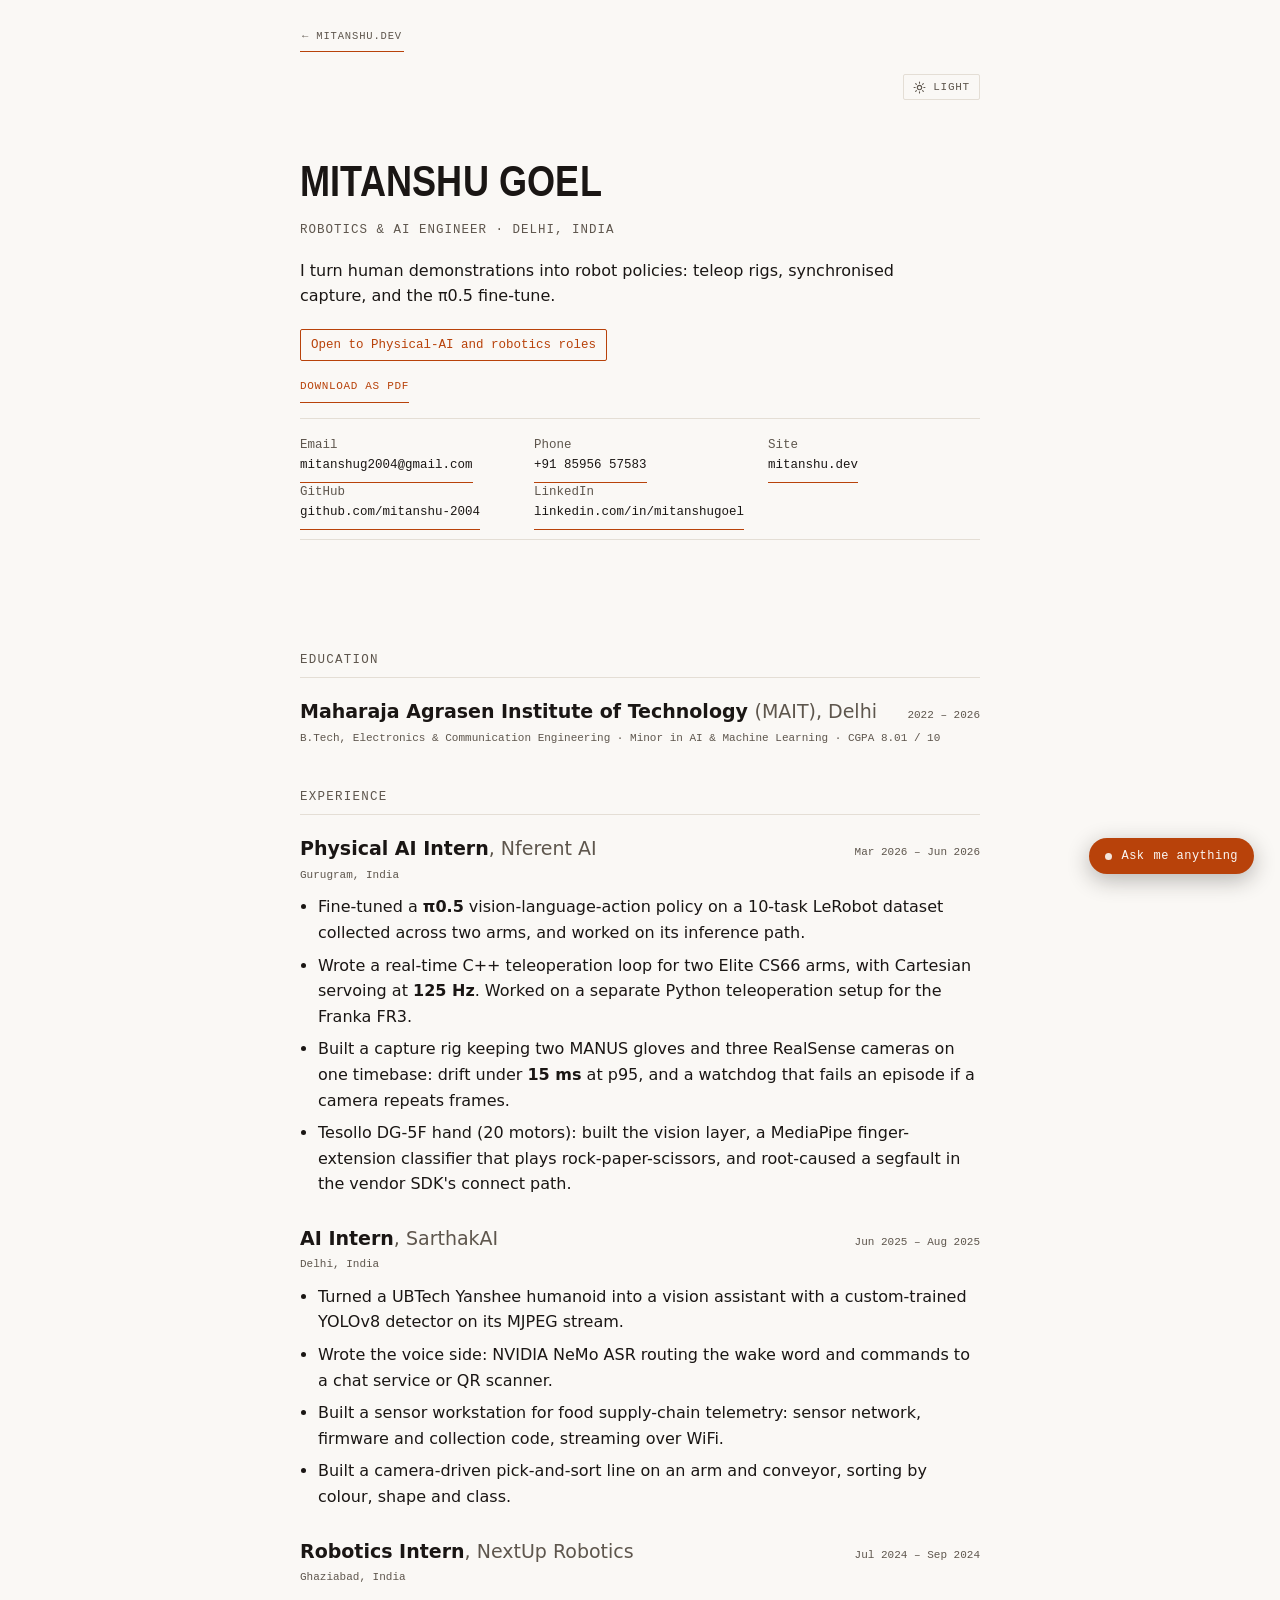
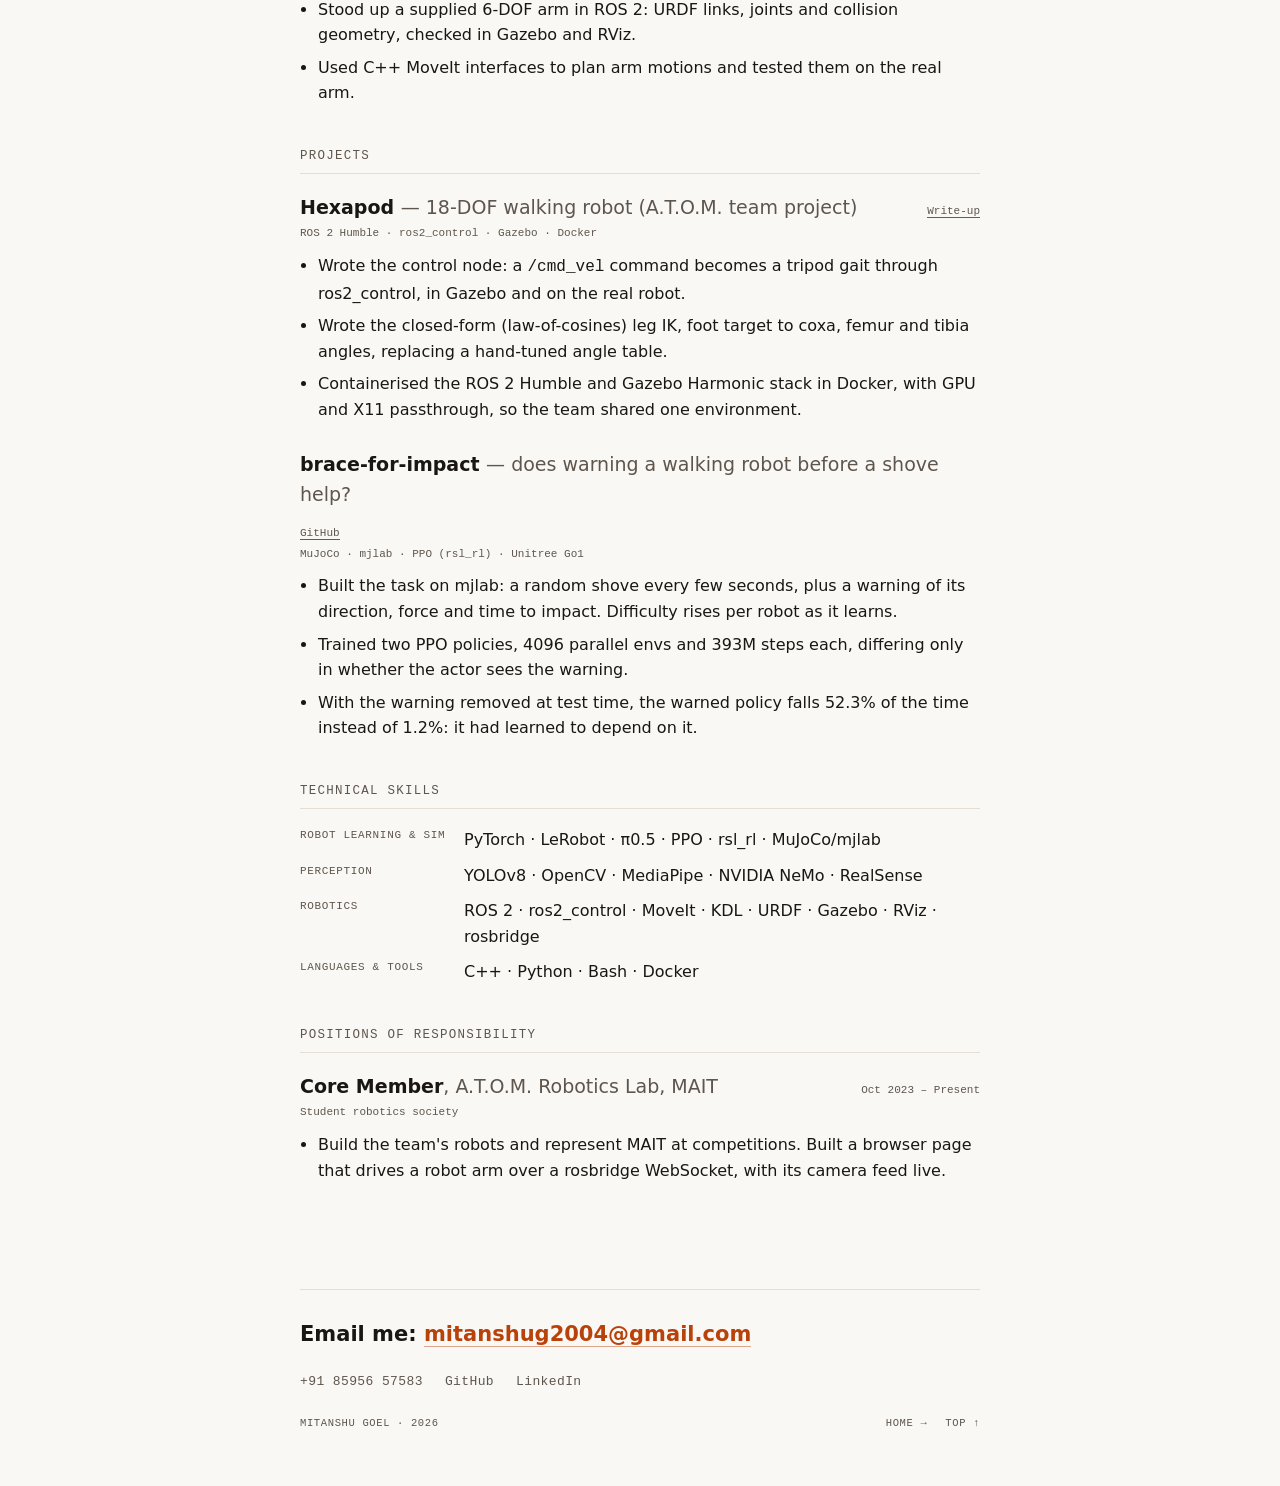
<file: cv.html>
<!DOCTYPE html>
<html lang="en" id="top">
<head>
<meta charset="utf-8">
<meta name="viewport" content="width=device-width, initial-scale=1">
<title>CV · Mitanshu Goel</title>
<meta name="description" content="Mitanshu Goel — robotics &amp; AI engineer, Delhi. B.Tech ECE (MAIT 2026). Three robotics internships: Nferent AI, SarthakAI, NextUp Robotics.">
<meta property="og:type" content="profile">
<meta property="og:site_name" content="Mitanshu Goel">
<meta property="og:title" content="CV — Mitanshu Goel">
<meta property="og:description" content="Robotics &amp; AI engineer. Teleoperation rigs, synchronised capture, and the policies they train.">
<meta property="og:url" content="https://mitanshu.dev/cv.html">
<meta property="og:image" content="https://mitanshu.dev/assets/media/og.jpg">
<meta name="twitter:card" content="summary_large_image">
<meta name="twitter:image" content="https://mitanshu.dev/assets/media/og.jpg">
<link rel="canonical" href="https://mitanshu.dev/cv.html">
<meta name="theme-color" content="#FAF8F5" media="(prefers-color-scheme: light)">
<meta name="theme-color" content="#131110" media="(prefers-color-scheme: dark)">
<link rel="icon" href="/favicon.svg" type="image/svg+xml">
<link rel="apple-touch-icon" href="/apple-touch-icon.png">
<link rel="preload" href="/assets/fonts/lsn-bold.woff2" as="font" type="font/woff2" crossorigin>
<link rel="stylesheet" href="/assets/css/site.css">
<script>
/* Applies a saved theme before first paint. Inline and synchronous on purpose:
   deferred in an external file this runs after the first frame and the page
   flashes the wrong scheme. No stored choice means no attribute, which leaves
   `color-scheme: light dark` to follow the operating system. */
(function(){try{var t=localStorage.getItem("theme");
if(t==="light"||t==="dark")document.documentElement.setAttribute("data-theme",t);}catch(e){}})();
</script>

<link rel="stylesheet" href="/assets/css/chat.css">
<meta name="chat-endpoint" content="https://mitanshu-chat.mitanshug2004.workers.dev/chat">
<script src="/assets/js/site.js" defer></script>
<script src="/assets/js/analytics.js" defer></script>
<script src="/assets/js/chat.js" defer></script>
<style>
  /* CV-only layout. Everything here rides on the site tokens in site.css —
     no new colours, no new type scale. The one job of this page is to be read
     fast by a recruiter and to print cleanly to one or two pages. */
  .cv-head { padding: clamp(48px, 8vw, 96px) 0 8px; }
  .cv-head .display { margin: 0 0 6px; }
  .cv-role { color: var(--muted); font-family: var(--mono); font-size: var(--step-00);
             letter-spacing: .08em; text-transform: uppercase; margin: 0 0 18px; }
  .cv-sub { max-width: 62ch; margin: 0 0 20px; }
  .cv-status { display: inline-block; border: 1px solid var(--accent);
               color: var(--accent); font-family: var(--mono); font-size: var(--step-00);
               padding: 5px 10px; border-radius: 2px; margin-bottom: 22px; }
  .cv-dl { margin: -8px 0 22px; font-size: var(--step-00); }
  .cv-dl a { font-family: var(--mono); font-size: var(--step-000); letter-spacing: .06em;
             text-transform: uppercase; color: var(--accent); border-bottom: 1px solid var(--accent); }
  .cv-dl span { color: var(--muted); font-family: var(--mono); font-size: var(--step-000); }
  .cv-contact { display: grid; grid-template-columns: repeat(auto-fit, minmax(190px, 1fr));
                gap: 6px 22px; border-top: 1px solid var(--line);
                border-bottom: 1px solid var(--line); padding: 16px 0; margin: 0 0 8px; }
  .cv-contact div { font-size: var(--step-00); font-family: var(--mono); }
  .cv-contact span { color: var(--muted); display: block; }
  .cv-contact a { color: var(--ink); }
  .cv h2 { font-family: var(--mono); font-size: var(--step-00); letter-spacing: .1em;
           text-transform: uppercase; color: var(--muted); font-weight: 400;
           border-bottom: 1px solid var(--line); padding-bottom: 7px; margin: 40px 0 18px; }
  .cv-item { margin: 0 0 26px; }
  .cv-item header { display: flex; justify-content: space-between; align-items: baseline;
                    gap: 16px; flex-wrap: wrap; }
  .cv-item h3 { font-size: var(--step-2); margin: 0; font-weight: 600; }
  .cv-item h3 .at { color: var(--muted); font-weight: 400; }
  .cv-when { font-family: var(--mono); font-size: var(--step-000); color: var(--muted);
             white-space: nowrap; }
  .cv-where { font-family: var(--mono); font-size: var(--step-000); color: var(--muted);
              margin: 3px 0 10px; }
  .cv-item ul { margin: 0; padding-left: 18px; }
  .cv-item li { margin-bottom: 7px; }
  .cv-skills { display: grid; gap: 10px; }
  .cv-skills div { display: grid; grid-template-columns: 150px 1fr; gap: 14px; }
  .cv-skills b { font-family: var(--mono); font-size: var(--step-000); color: var(--muted);
                 font-weight: 400; letter-spacing: .06em; text-transform: uppercase; }
  @media (max-width: 620px) { .cv-skills div { grid-template-columns: 1fr; gap: 2px; } }
  @media print {
    /* Printed to A4 this was three pages with the third nearly empty, and the
       three-column contact grid overflowed its tracks — the LinkedIn and
       Hugging Face URLs ran into each other. Two columns fit the long URLs,
       and the tightened vertical rhythm brings it back to two pages. */
    .crumb, .site-foot, .cv-status, .cv-dl { display: none; }
    body { font-size: 10.5pt; }
    .cv-head { padding: 0 0 4px; }
    .cv-head .display { font-size: 22pt; }
    .cv-sub { margin-bottom: 10px; }
    .cv-contact { grid-template-columns: 1fr 1fr; gap: 3px 24px; padding: 10px 0; }
    .cv h2 { margin: 16px 0 8px; }
    .cv-item { margin-bottom: 12px; page-break-inside: avoid; break-inside: avoid; }
    .cv-item h3 { font-size: 12pt; }
    .cv-item li { margin-bottom: 3px; }
    .cv-skills { gap: 5px; }
    a { text-decoration: none; }
  }
</style>
<script type="application/ld+json">
{
  "@context": "https://schema.org",
  "@type": "ProfilePage",
  "mainEntity": {
    "@type": "Person",
    "name": "Mitanshu Goel",
    "givenName": "Mitanshu",
    "familyName": "Goel",
    "jobTitle": "Robotics & AI Engineer",
    "email": "mailto:mitanshug2004@gmail.com",
    "telephone": "+91-85956-57583",
    "url": "https://mitanshu.dev/",
    "address": {
      "@type": "PostalAddress",
      "addressLocality": "Delhi",
      "addressCountry": "IN"
    },
    "sameAs": [
      "https://github.com/mitanshu-2004",
      "https://www.linkedin.com/in/mitanshugoel"
    ],
    "alumniOf": {
      "@type": "CollegeOrUniversity",
      "name": "Maharaja Agrasen Institute of Technology",
      "sameAs": "https://www.mait.ac.in/"
    },
    "hasCredential": {
      "@type": "EducationalOccupationalCredential",
      "credentialCategory": "Bachelor's Degree",
      "educationalLevel": "B.Tech, Electronics & Communication Engineering",
      "about": "Minor in AI & Machine Learning",
      "dateCreated": "2026"
    },
    "knowsAbout": [
      "Robotics",
      "Physical AI",
      "Teleoperation",
      "Imitation learning",
      "Vision-language-action policies",
      "ROS 2",
      "MoveIt",
      "LeRobot",
      "MuJoCo",
      "Reinforcement learning",
      "Real-time C++",
      "Computer vision"
    ],
    "hasOccupation": [
      {
        "@type": "Occupation",
        "name": "Physical AI Intern",
        "occupationLocation": {
          "@type": "City",
          "name": "Gurugram"
        }
      },
      {
        "@type": "Occupation",
        "name": "AI Intern",
        "occupationLocation": {
          "@type": "City",
          "name": "Delhi"
        }
      },
      {
        "@type": "Occupation",
        "name": "Robotics Intern",
        "occupationLocation": {
          "@type": "City",
          "name": "Ghaziabad"
        }
      }
    ],
    "seeks": {
      "@type": "Demand",
      "name": "Physical-AI and robotics roles"
    },
    "@id": "https://mitanshu.dev/#person"
  }
}
</script>
</head>
<body>

<div class="wrap cv">

      <div class="theme-slot">
        <button class="theme-tog" type="button" id="themeTog" aria-pressed="false" title="Switch between light and dark">
          <svg class="t-sun" viewBox="0 0 24 24" fill="none" stroke="currentColor" stroke-width="2" stroke-linecap="round" aria-hidden="true"><circle cx="12" cy="12" r="4"/><path d="M12 2v2M12 20v2M4.9 4.9l1.4 1.4M17.7 17.7l1.4 1.4M2 12h2M20 12h2M4.9 19.1l1.4-1.4M17.7 6.3l1.4-1.4"/></svg>
          <svg class="t-moon" viewBox="0 0 24 24" fill="none" stroke="currentColor" stroke-width="2" stroke-linecap="round" stroke-linejoin="round" aria-hidden="true"><path d="M21 12.8A9 9 0 1 1 11.2 3a7 7 0 0 0 9.8 9.8z"/></svg>
          <span class="t-label" aria-hidden="true"></span>
          <span class="sr-only">Switch colour theme</span>
        </button>
      </div>

  <a class="crumb" href="/">← mitanshu.dev</a>

  <section class="cv-head">
    <h1 class="display">Mitanshu Goel</h1>
    <p class="cv-role">Robotics &amp; AI Engineer · Delhi, India</p>
    <p class="cv-sub">I turn human demonstrations into robot policies: teleop rigs, synchronised capture, and the &#960;0.5 fine-tune.</p>
    <p class="cv-status">Open to Physical-AI and robotics roles</p>
    <p class="cv-dl"><a href="/assets/docs/Mitanshu-Goel-Robotics-CV.pdf" download>Download as PDF</a></p>
    <div class="cv-contact">
      <div><span>Email</span><a href="mailto:mitanshug2004@gmail.com">mitanshug2004@gmail.com</a></div>
      <div><span>Phone</span><a href="tel:+918595657583">+91 85956 57583</a></div>
      <div><span>Site</span><a href="https://mitanshu.dev">mitanshu.dev</a></div>
      <div><span>GitHub</span><a href="https://github.com/mitanshu-2004" rel="me">github.com/mitanshu-2004</a></div>
      <div><span>LinkedIn</span><a href="https://www.linkedin.com/in/mitanshugoel" rel="me">linkedin.com/in/mitanshugoel</a></div>
    </div>
  </section>

  <section class="block">

    <h2>Education</h2>
    <div class="cv-item">
      <header>
        <h3>Maharaja Agrasen Institute of Technology <span class="at">(MAIT), Delhi</span></h3>
        <span class="cv-when">2022 – 2026</span>
      </header>
      <p class="cv-where">B.Tech, Electronics &amp; Communication Engineering · Minor in AI &amp; Machine Learning · CGPA 8.01 / 10</p>
    </div>

    <h2>Experience</h2>

    <div class="cv-item">
      <header>
        <h3>Physical AI Intern<span class="at">, Nferent AI</span></h3>
        <span class="cv-when">Mar 2026 – Jun 2026</span>
      </header>
      <p class="cv-where">Gurugram, India</p>
      <ul>
        <li>Fine-tuned a <b>&#960;0.5</b> vision-language-action policy on a 10-task LeRobot dataset collected across two arms, and worked on its inference path.</li>
        <li>Wrote a real-time C++ teleoperation loop for two Elite CS66 arms, with Cartesian servoing at <b>125 Hz</b>. Worked on a separate Python teleoperation setup for the Franka FR3.</li>
        <li>Built a capture rig keeping two MANUS gloves and three RealSense cameras on one timebase: drift under <b>15 ms</b> at p95, and a watchdog that fails an episode if a camera repeats frames.</li>
        <li>Tesollo DG-5F hand (20 motors): built the vision layer, a MediaPipe finger-extension classifier that plays rock-paper-scissors, and root-caused a segfault in the vendor SDK's connect path.</li>
      </ul>
    </div>

    <div class="cv-item">
      <header>
        <h3>AI Intern<span class="at">, SarthakAI</span></h3>
        <span class="cv-when">Jun 2025 – Aug 2025</span>
      </header>
      <p class="cv-where">Delhi, India</p>
      <ul>
        <li>Turned a UBTech Yanshee humanoid into a vision assistant with a custom-trained YOLOv8 detector on its MJPEG stream.</li>
        <li>Wrote the voice side: NVIDIA NeMo ASR routing the wake word and commands to a chat service or QR scanner.</li>
        <li>Built a sensor workstation for food supply-chain telemetry: sensor network, firmware and collection code, streaming over WiFi.</li>
        <li>Built a camera-driven pick-and-sort line on an arm and conveyor, sorting by colour, shape and class.</li>
      </ul>
    </div>

    <div class="cv-item">
      <header>
        <h3>Robotics Intern<span class="at">, NextUp Robotics</span></h3>
        <span class="cv-when">Jul 2024 – Sep 2024</span>
      </header>
      <p class="cv-where">Ghaziabad, India</p>
      <ul>
        <li>Stood up a supplied 6-DOF arm in ROS 2: URDF links, joints and collision geometry, checked in Gazebo and RViz.</li>
        <li>Used C++ MoveIt interfaces to plan arm motions and tested them on the real arm.</li>
      </ul>
    </div>

    <h2>Projects</h2>

    <div class="cv-item">
      <header>
        <h3>Hexapod <span class="at">— 18-DOF walking robot (A.T.O.M. team project)</span></h3>
        <span class="cv-when"><a href="/projects/hexapod.html">Write-up</a></span>
      </header>
      <p class="cv-where">ROS 2 Humble · ros2_control · Gazebo · Docker</p>
      <ul>
        <li>Wrote the control node: a <code>/cmd_vel</code> command becomes a tripod gait through ros2_control, in Gazebo and on the real robot.</li>
        <li>Wrote the closed-form (law-of-cosines) leg IK, foot target to coxa, femur and tibia angles, replacing a hand-tuned angle table.</li>
        <li>Containerised the ROS 2 Humble and Gazebo Harmonic stack in Docker, with GPU and X11 passthrough, so the team shared one environment.</li>
      </ul>
    </div>

    <div class="cv-item">
      <header>
        <h3>brace-for-impact <span class="at">— does warning a walking robot before a shove help?</span></h3>
        <span class="cv-when"><a href="https://github.com/mitanshu-2004/brace-for-impact">GitHub</a></span>
      </header>
      <p class="cv-where">MuJoCo · mjlab · PPO (rsl_rl) · Unitree Go1</p>
      <ul>
        <li>Built the task on mjlab: a random shove every few seconds, plus a warning of its direction, force and time to impact. Difficulty rises per robot as it learns.</li>
        <li>Trained two PPO policies, 4096 parallel envs and 393M steps each, differing only in whether the actor sees the warning.</li>
        <li>With the warning removed at test time, the warned policy falls 52.3% of the time instead of 1.2%: it had learned to depend on it.</li>
      </ul>
    </div>

    <h2>Technical Skills</h2>
    <div class="cv-skills">
      <div><b>Robot learning &amp; sim</b><span>PyTorch · LeRobot · &#960;0.5 · PPO · rsl_rl · MuJoCo/mjlab</span></div>
      <div><b>Perception</b><span>YOLOv8 · OpenCV · MediaPipe · NVIDIA NeMo · RealSense</span></div>
      <div><b>Robotics</b><span>ROS 2 · ros2_control · MoveIt · KDL · URDF · Gazebo · RViz · rosbridge</span></div>
      <div><b>Languages &amp; tools</b><span>C++ · Python · Bash · Docker</span></div>
    </div>

    <h2>Positions of Responsibility</h2>
    <div class="cv-item">
      <header>
        <h3>Core Member<span class="at">, A.T.O.M. Robotics Lab, MAIT</span></h3>
        <span class="cv-when">Oct 2023 – Present</span>
      </header>
      <p class="cv-where">Student robotics society</p>
      <ul>
        <li>Build the team's robots and represent MAIT at competitions. Built a browser page that drives a robot arm over a rosbridge WebSocket, with its camera feed live.</li>
      </ul>
    </div>

  </section>

  <footer class="site-foot">
    <p class="foot-reach">Email me: <a href="mailto:mitanshug2004@gmail.com">mitanshug2004@gmail.com</a></p>
    <nav class="foot-contact" aria-label="Contact and profiles">
      <a href="tel:+918595657583">+91 85956 57583</a>
      <a href="https://github.com/mitanshu-2004" rel="me">GitHub</a>
      <a href="https://www.linkedin.com/in/mitanshugoel" rel="me">LinkedIn</a>
    </nav>
    <div class="foot-base">
      <p>Mitanshu Goel · 2026</p>
      <span class="foot-base-nav"><a href="/">Home →</a><a href="#top">Top ↑</a></span>
    </div>
  </footer>

</div>

</body>
</html>
</file>
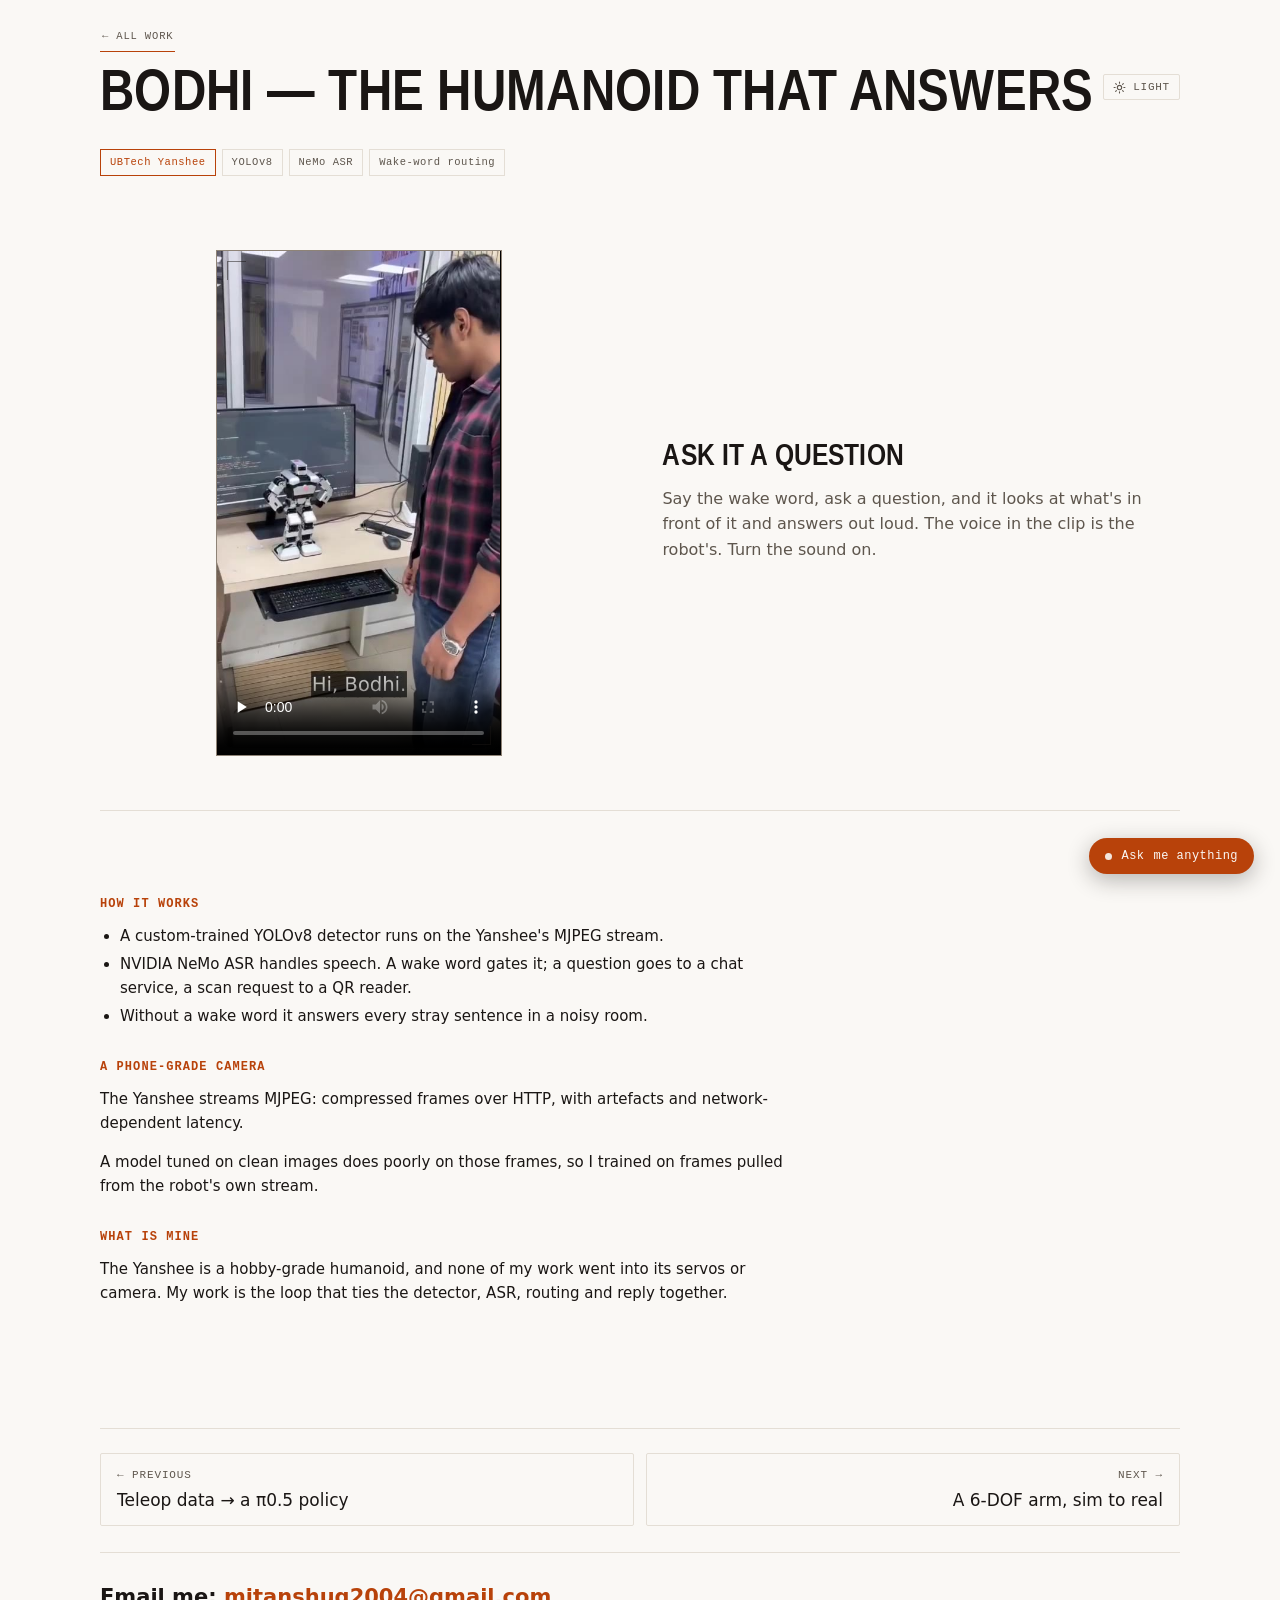
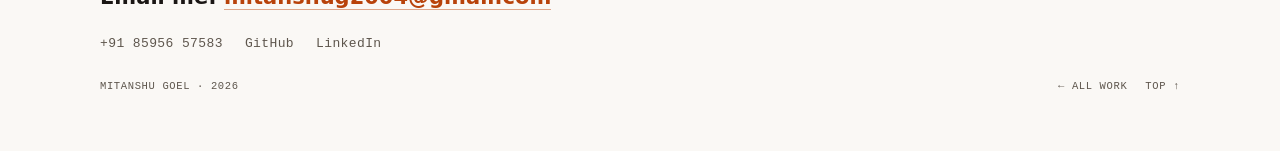
<file: projects/bodhi-humanoid.html>
<!DOCTYPE html>
<html lang="en" id="top">
<head>
<meta charset="utf-8">
<meta name="viewport" content="width=device-width, initial-scale=1">
<title>Bodhi — the humanoid that answers · Mitanshu Goel</title>
<meta name="description" content="A small UBTech Yanshee humanoid that spots objects with YOLOv8 and answers questions by voice, with wake-word routing over NVIDIA NeMo speech recognition.">
<meta property="og:type" content="article">
<meta property="og:site_name" content="Mitanshu Goel">
<meta property="og:locale" content="en_US">
<meta property="og:title" content="Bodhi — the humanoid that answers — Mitanshu Goel">
<meta property="og:description" content="A small humanoid that sees with YOLOv8 and answers out loud, routed by a wake word.">
<meta property="og:url" content="https://mitanshu.dev/projects/bodhi-humanoid.html">
<meta property="og:image" content="https://mitanshu.dev/assets/media/og-bodhi-humanoid.jpg">
<meta property="og:image:width" content="1200">
<meta property="og:image:height" content="630">
<meta property="og:image:alt" content="Bodhi — the humanoid that answers — Mitanshu Goel, mitanshu.dev">
<meta name="twitter:card" content="summary_large_image">
<meta name="twitter:image" content="https://mitanshu.dev/assets/media/og-bodhi-humanoid.jpg">
<link rel="canonical" href="https://mitanshu.dev/projects/bodhi-humanoid.html">
<meta name="theme-color" content="#FAF8F5" media="(prefers-color-scheme: light)">
<meta name="theme-color" content="#131110" media="(prefers-color-scheme: dark)">
<link rel="icon" href="/favicon.svg" type="image/svg+xml">
<link rel="apple-touch-icon" href="/apple-touch-icon.png">
<link rel="preload" href="/assets/fonts/lsn-bold.woff2" as="font" type="font/woff2" crossorigin>
<link rel="stylesheet" href="/assets/css/site.css">
<script>
/* Applies a saved theme before first paint. Inline and synchronous on purpose:
   deferred in an external file this runs after the first frame and the page
   flashes the wrong scheme. No stored choice means no attribute, which leaves
   `color-scheme: light dark` to follow the operating system. */
(function(){try{var t=localStorage.getItem("theme");
if(t==="light"||t==="dark")document.documentElement.setAttribute("data-theme",t);}catch(e){}})();
</script>

<link rel="stylesheet" href="/assets/css/chat.css">
<!-- Chat backend: points at the deployed Cloudflare Worker. On localhost the widget uses the dev-proxy automatically. -->
<meta name="chat-endpoint" content="https://mitanshu-chat.mitanshug2004.workers.dev/chat">
<script src="/assets/js/site.js" defer></script>
<script src="/assets/js/analytics.js" defer></script>
<script src="/assets/js/chat.js" defer></script>
<script type="application/ld+json">
{
  "@context": "https://schema.org",
  "@graph": [
    {
      "@type": "BreadcrumbList",
      "itemListElement": [
        {
          "@type": "ListItem",
          "position": 1,
          "name": "Home",
          "item": "https://mitanshu.dev/"
        },
        {
          "@type": "ListItem",
          "position": 2,
          "name": "Work",
          "item": "https://mitanshu.dev/#work"
        },
        {
          "@type": "ListItem",
          "position": 3,
          "name": "Bodhi — the humanoid that answers",
          "item": "https://mitanshu.dev/projects/bodhi-humanoid.html"
        }
      ]
    },
    {
      "@type": "VideoObject",
      "name": "Bodhi, a Yanshee humanoid, recognizes objects and answers by voice",
      "description": "A UBTech Yanshee humanoid detects objects with YOLOv8 and answers a spoken question out loud, gated by a wake word over NVIDIA NeMo speech recognition.",
      "thumbnailUrl": [
        "https://mitanshu.dev/assets/media/bodhi-voice-demo-poster.jpg"
      ],
      "uploadDate": "2025-07-20T12:00:00+05:30",
      "duration": "PT33S",
      "contentUrl": "https://mitanshu.dev/assets/media/bodhi-voice-demo.mp4",
      "author": {
        "@id": "https://mitanshu.dev/#person"
      },
      "@id": "https://mitanshu.dev/projects/bodhi-humanoid.html#video-1"
    },
    {
      "@type": "Article",
      "@id": "https://mitanshu.dev/projects/bodhi-humanoid.html#article",
      "headline": "Bodhi — the humanoid that answers",
      "description": "A small UBTech Yanshee humanoid that spots objects with YOLOv8 and answers questions by voice, with wake-word routing over NVIDIA NeMo speech recognition.",
      "url": "https://mitanshu.dev/projects/bodhi-humanoid.html",
      "mainEntityOfPage": "https://mitanshu.dev/projects/bodhi-humanoid.html",
      "image": "https://mitanshu.dev/assets/media/og-bodhi-humanoid.jpg",
      "dateModified": "2026-10-08",
      "inLanguage": "en",
      "author": {
        "@type": "Person",
        "@id": "https://mitanshu.dev/#person",
        "name": "Mitanshu Goel",
        "url": "https://mitanshu.dev/",
        "sameAs": [
          "https://github.com/mitanshu-2004",
          "https://www.linkedin.com/in/mitanshugoel"
        ]
      },
      "video": [
        {
          "@id": "https://mitanshu.dev/projects/bodhi-humanoid.html#video-1"
        }
      ],
      "datePublished": "2026-07-11"
    }
  ]
}
</script>
<script type="speculationrules">{"prerender":[{"where":{"href_matches":"/projects/*"},"eagerness":"moderate"}]}</script>
</head>
<body>

<div class="wrap">

      <div class="theme-slot">
        <button class="theme-tog" type="button" id="themeTog" aria-pressed="false" title="Switch between light and dark">
          <svg class="t-sun" viewBox="0 0 24 24" fill="none" stroke="currentColor" stroke-width="2" stroke-linecap="round" aria-hidden="true"><circle cx="12" cy="12" r="4"/><path d="M12 2v2M12 20v2M4.9 4.9l1.4 1.4M17.7 17.7l1.4 1.4M2 12h2M20 12h2M4.9 19.1l1.4-1.4M17.7 6.3l1.4-1.4"/></svg>
          <svg class="t-moon" viewBox="0 0 24 24" fill="none" stroke="currentColor" stroke-width="2" stroke-linecap="round" stroke-linejoin="round" aria-hidden="true"><path d="M21 12.8A9 9 0 1 1 11.2 3a7 7 0 0 0 9.8 9.8z"/></svg>
          <span class="t-label" aria-hidden="true"></span>
          <span class="sr-only">Switch colour theme</span>
        </button>
      </div>


  <a class="crumb" href="/#work">← All work</a>

  <section class="project-head">
    <h1 class="display">Bodhi — the humanoid that answers</h1>
    <div class="meta-row">
      <span class="chip hot">UBTech Yanshee</span>
      <span class="chip">YOLOv8</span>
      <span class="chip">NeMo ASR</span>
      <span class="chip">Wake-word routing</span>
    </div>
  </section>

  <section class="block">
    <div class="media-row">
      <div class="mr-media">
        <div class="main-video portrait">
          <video src="/assets/media/bodhi-voice-demo.mp4" poster="/assets/media/bodhi-voice-demo-poster.jpg" controls playsinline preload="none" data-no-autoplay aria-label="Bodhi, a small humanoid, recognizing objects and answering a question by voice"></video>
        </div>
      </div>
      <div class="mr-text">
        <h2 class="display sm">Ask it a question</h2>
        <p>Say the wake word, ask a question, and it looks at what's in front of it and answers out loud. The voice in the clip is the robot's. Turn the sound on.</p>
      </div>
    </div>
  </section>

  <section class="block">
    <div class="prose">
      <h2>How it works</h2>
      <ul>
        <li>A custom-trained YOLOv8 detector runs on the Yanshee's MJPEG stream.</li>
        <li>NVIDIA NeMo ASR handles speech. A wake word gates it; a question goes to a chat service, a scan request to a QR reader.</li>
        <li>Without a wake word it answers every stray sentence in a noisy room.</li>
      </ul>

      <h2>A phone-grade camera</h2>
      <p>The Yanshee streams MJPEG: compressed frames over HTTP, with artefacts and network-dependent latency.</p>
      <p>A model tuned on clean images does poorly on those frames, so I trained on frames pulled from the robot's own stream.</p>

      <h2>What is mine</h2>
      <p>The Yanshee is a hobby-grade humanoid, and none of my work went into its servos or camera. My work is the loop that ties the detector, ASR, routing and reply together.</p>
    </div>
  </section>

  <nav class="proj-nav" aria-label="More projects">
    <a rel="prev" href="/projects/franka-teleop-dataset.html"><span>&#8592; Previous</span>Teleop data &#8594; a &#960;0.5 policy</a>
    <a rel="next" href="/projects/nextup-cobot.html"><span>Next &#8594;</span>A 6-DOF arm, sim to real</a>
  </nav>

  <footer class="site-foot">
    <p class="foot-reach">Email me: <a href="mailto:mitanshug2004@gmail.com">mitanshug2004@gmail.com</a></p>
    <nav class="foot-contact" aria-label="Contact and profiles">
      <a href="tel:+918595657583">+91 85956 57583</a>
      <a href="https://github.com/mitanshu-2004" rel="me">GitHub</a>
      <a href="https://www.linkedin.com/in/mitanshugoel" rel="me">LinkedIn</a>
    </nav>
    <div class="foot-base">
      <p>Mitanshu Goel · 2026</p>
      <span class="foot-base-nav"><a href="/#work">← All work</a><a href="#top">Top ↑</a></span>
    </div>
  </footer>

</div>

</body>
</html>
</file>
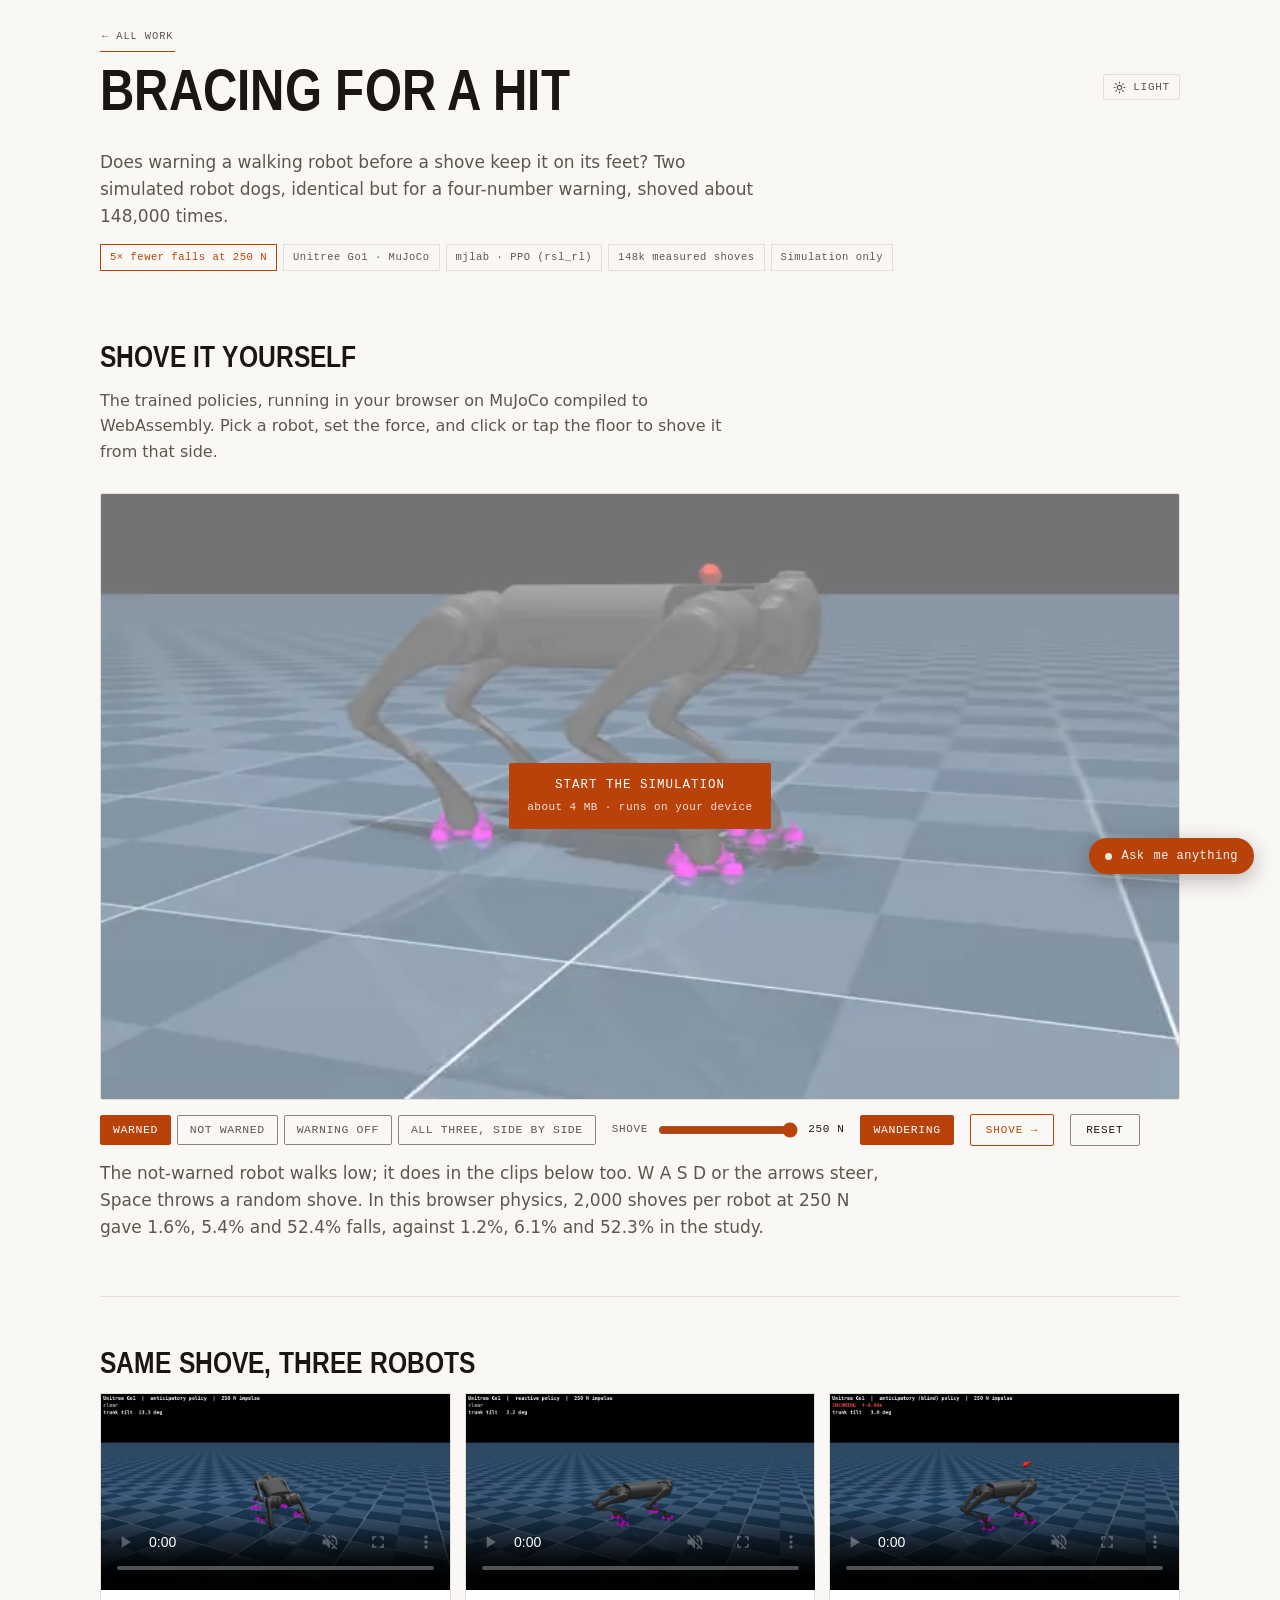
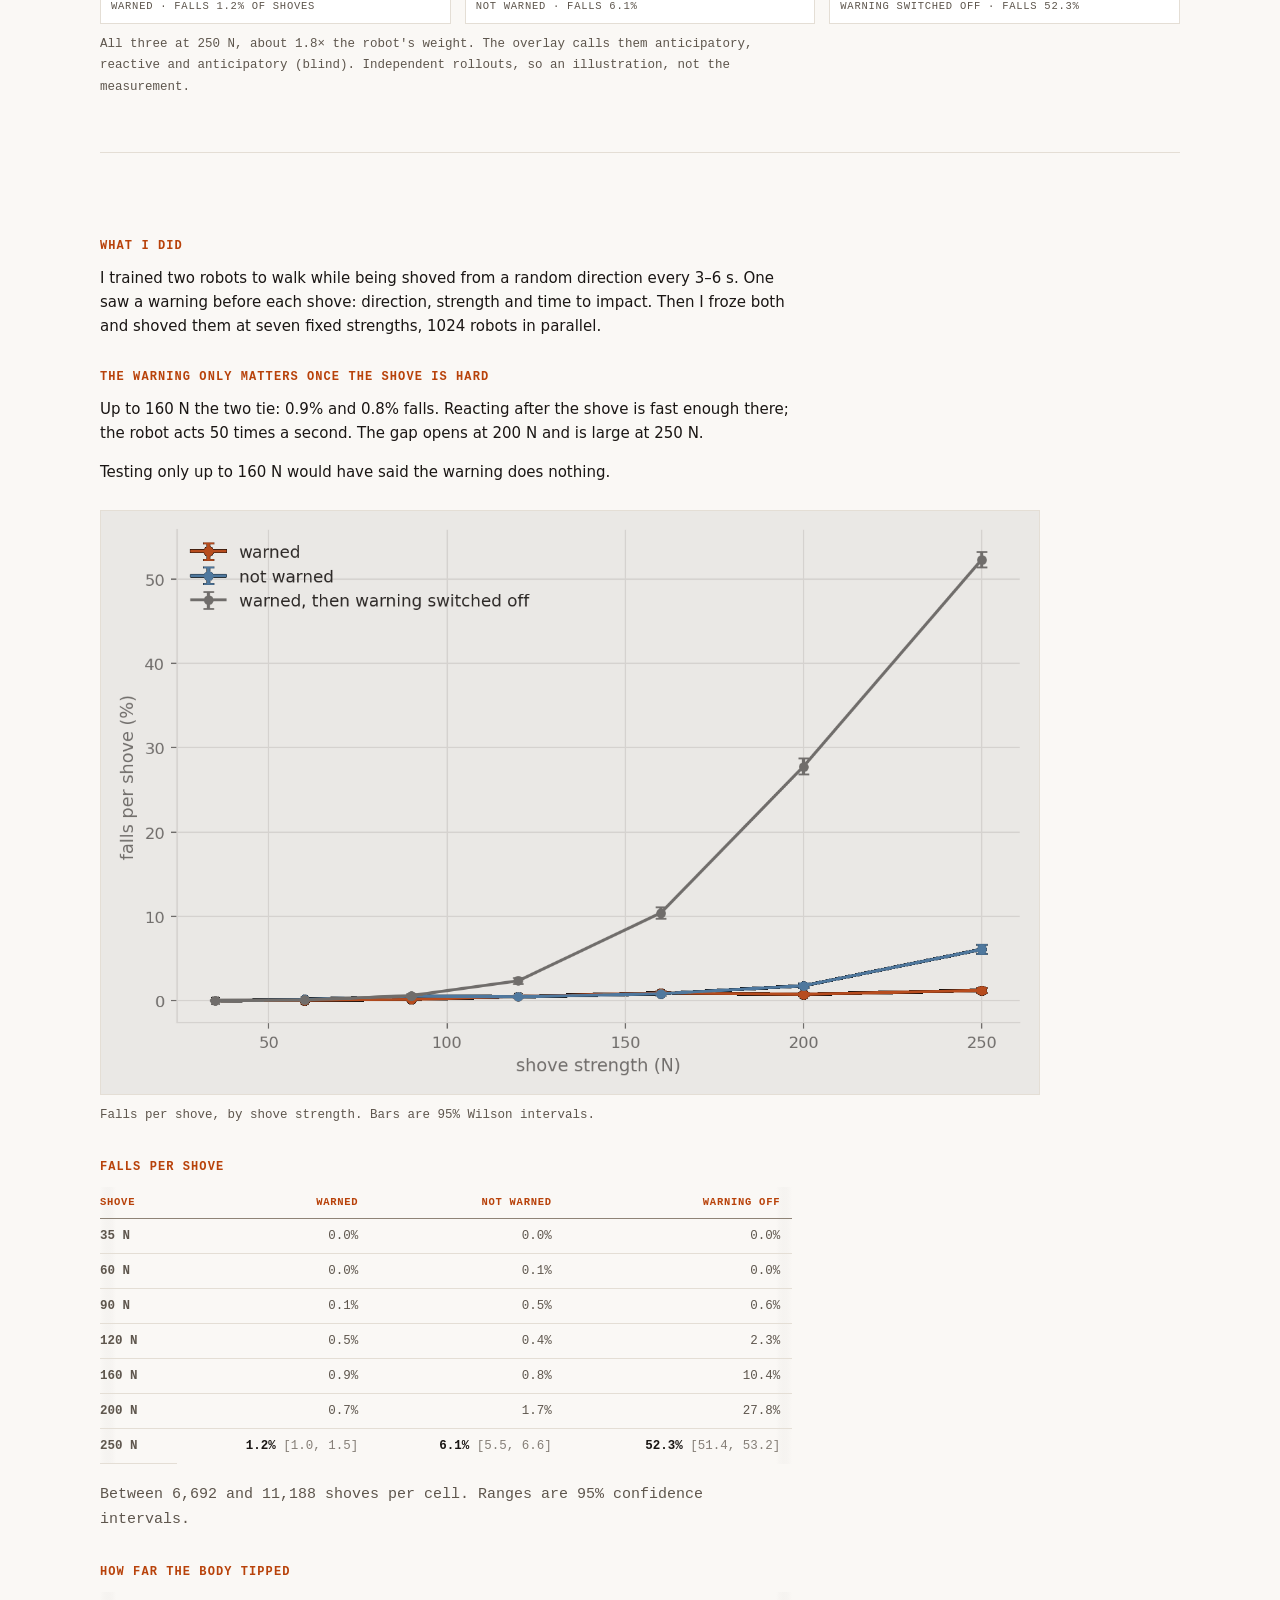
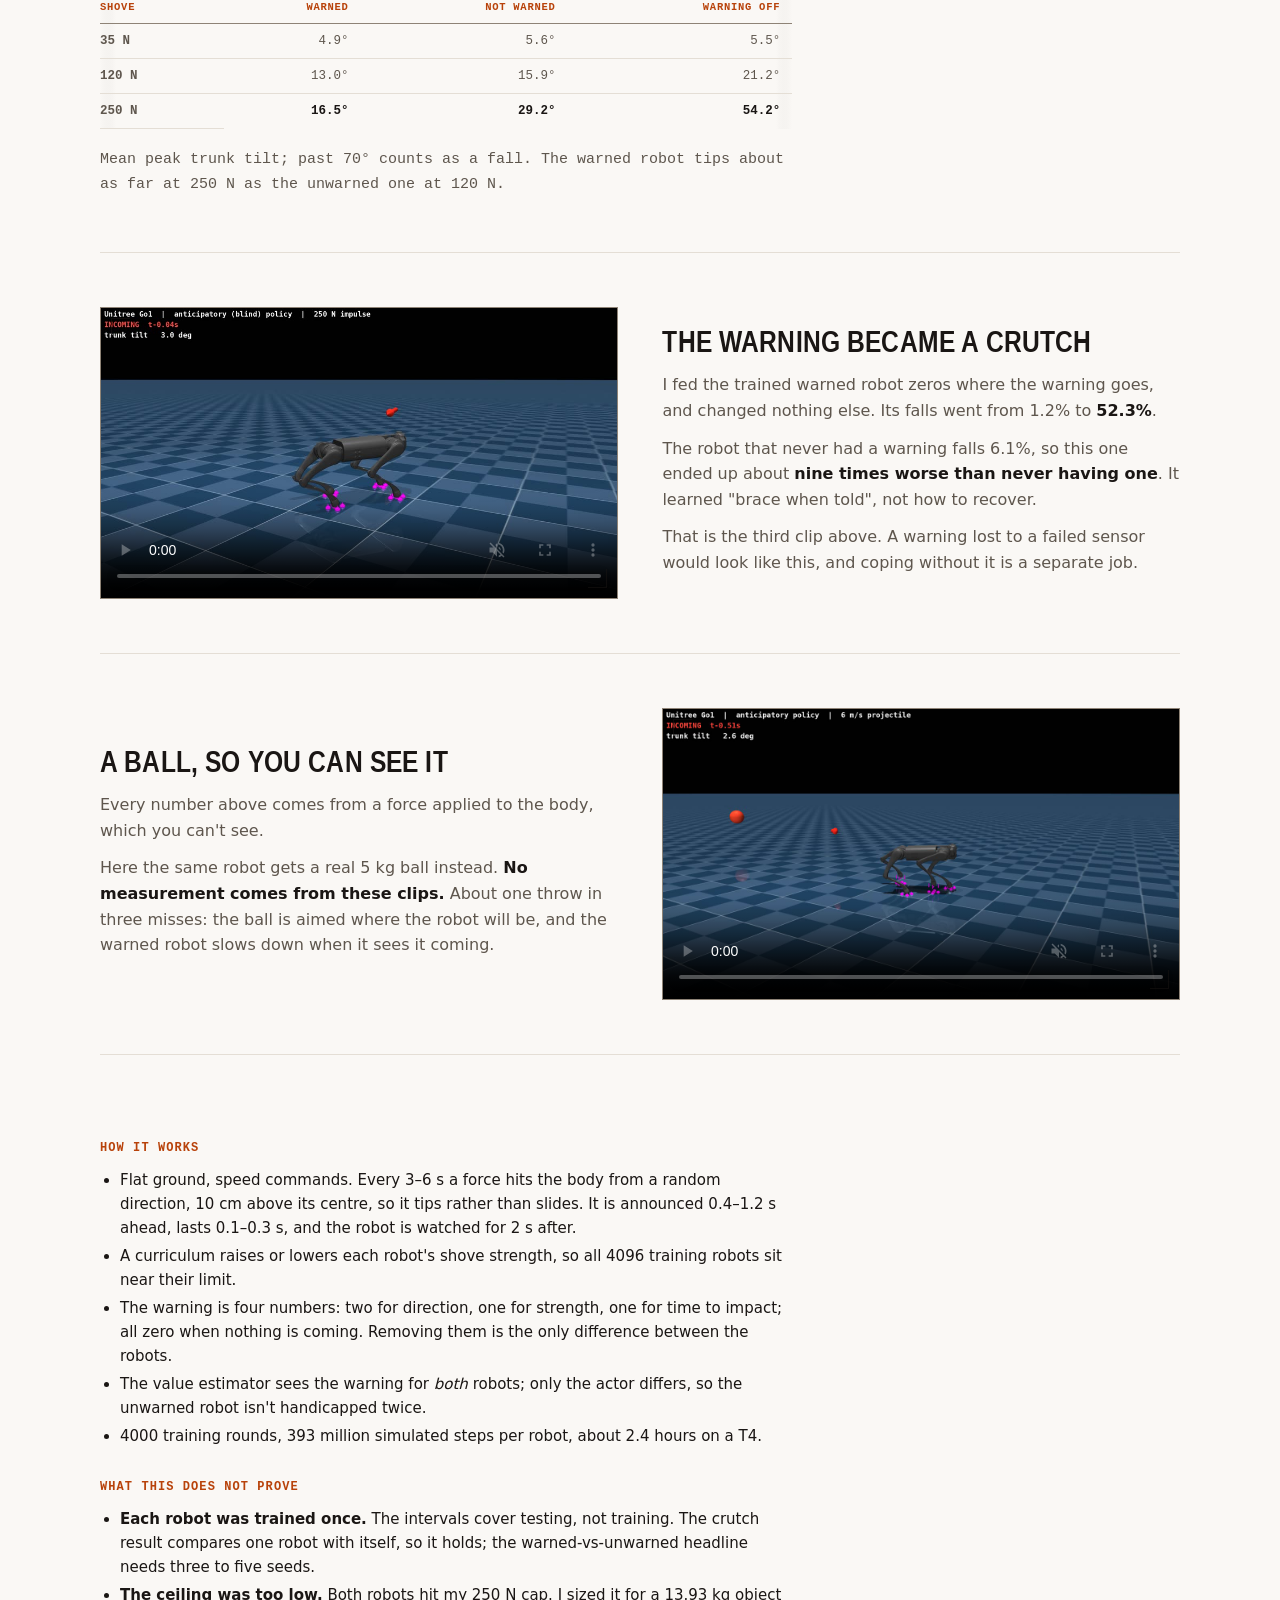
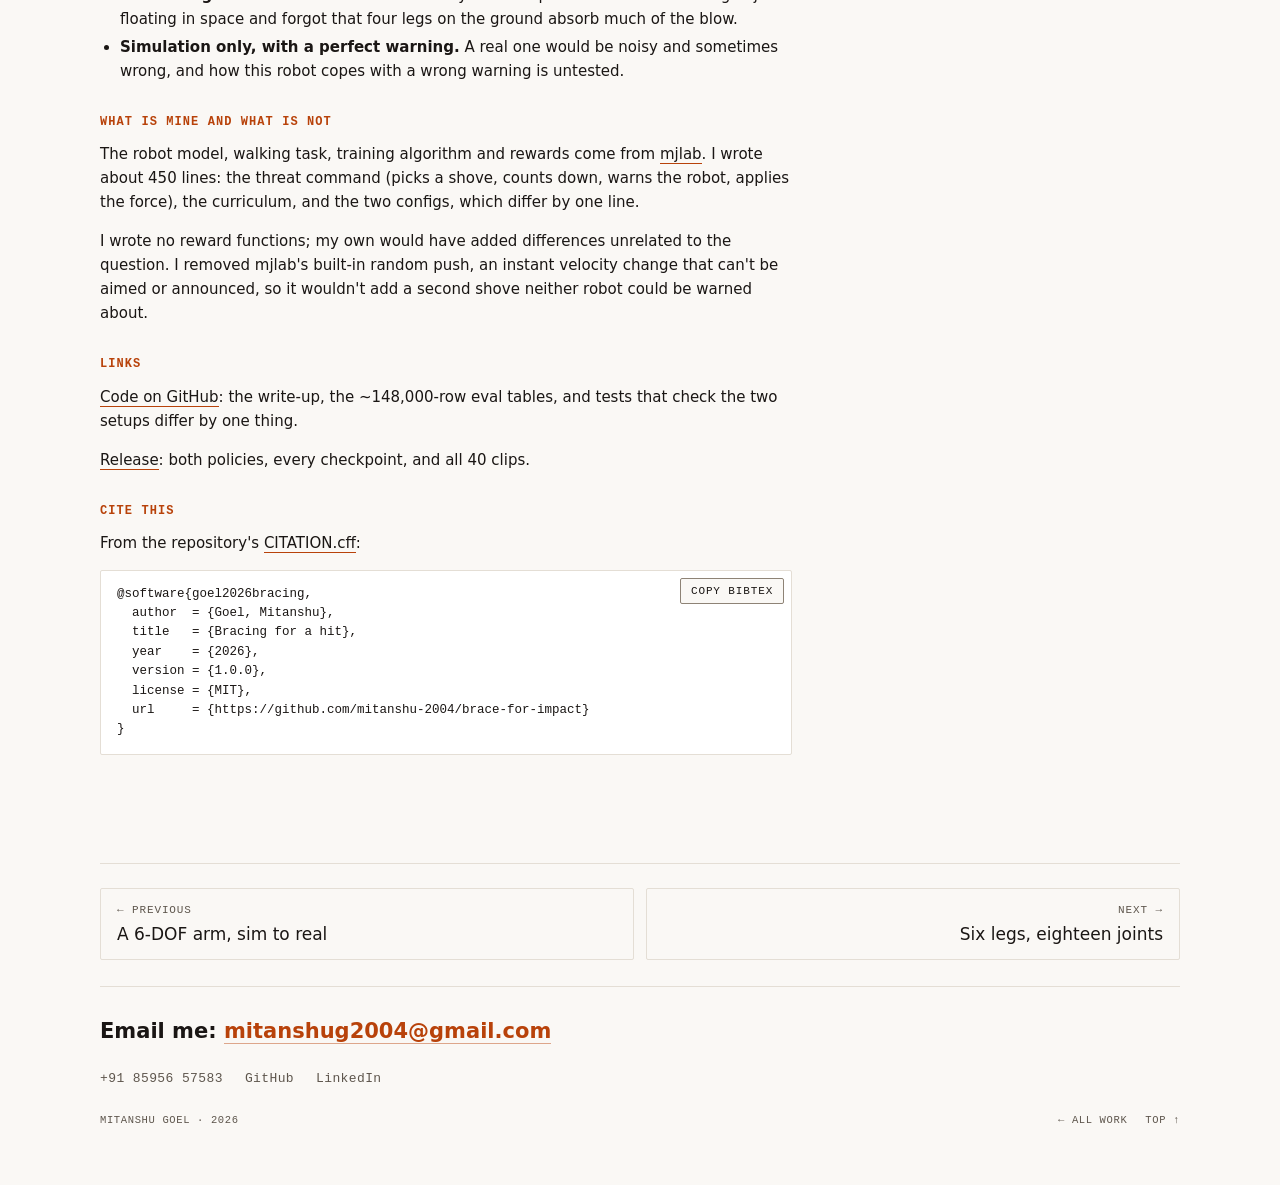
<file: projects/brace-for-impact.html>
<!DOCTYPE html>
<html lang="en" id="top">
<head>
<meta charset="utf-8">
<meta name="viewport" content="width=device-width, initial-scale=1">
<title>Bracing for a hit · Mitanshu Goel</title>
<meta name="description" content="Warning a simulated Unitree Go1 before a shove cuts falls 5× at 250 N — but take the warning away and it falls nine times more often than one that never had it.">
<meta property="og:type" content="article">
<meta property="og:site_name" content="Mitanshu Goel">
<meta property="og:locale" content="en_US">
<meta property="og:title" content="Bracing for a hit — Mitanshu Goel">
<meta property="og:description" content="Warn a walking robot that a shove is coming and it falls 5× less often. Take the warning away and it falls 9× more often than a robot that never had one.">
<meta property="og:url" content="https://mitanshu.dev/projects/brace-for-impact.html">
<meta property="og:image" content="https://mitanshu.dev/assets/media/og-brace-for-impact.jpg">
<meta property="og:image:width" content="1200">
<meta property="og:image:height" content="630">
<meta property="og:image:alt" content="Bracing for a hit — Mitanshu Goel, mitanshu.dev">
<meta name="twitter:card" content="summary_large_image">
<meta name="twitter:image" content="https://mitanshu.dev/assets/media/og-brace-for-impact.jpg">
<link rel="canonical" href="https://mitanshu.dev/projects/brace-for-impact.html">
<meta name="theme-color" content="#FAF8F5" media="(prefers-color-scheme: light)">
<meta name="theme-color" content="#131110" media="(prefers-color-scheme: dark)">
<link rel="icon" href="/favicon.svg" type="image/svg+xml">
<link rel="apple-touch-icon" href="/apple-touch-icon.png">
<link rel="preload" href="/assets/fonts/lsn-bold.woff2" as="font" type="font/woff2" crossorigin>
<link rel="stylesheet" href="/assets/css/site.css">
<script>
/* Applies a saved theme before first paint. Inline and synchronous on purpose:
   deferred in an external file this runs after the first frame and the page
   flashes the wrong scheme. No stored choice means no attribute, which leaves
   `color-scheme: light dark` to follow the operating system. */
(function(){try{var t=localStorage.getItem("theme");
if(t==="light"||t==="dark")document.documentElement.setAttribute("data-theme",t);}catch(e){}})();
</script>

<link rel="stylesheet" href="/assets/css/chat.css">
<link rel="stylesheet" href="/assets/css/brace-live.css">
<!-- Chat backend: points at the deployed Cloudflare Worker. On localhost the widget uses the dev-proxy automatically. -->
<meta name="chat-endpoint" content="https://mitanshu-chat.mitanshug2004.workers.dev/chat">
<script src="/assets/js/site.js" defer></script>
<script src="/assets/js/analytics.js" defer></script>
<script src="/assets/js/chat.js" defer></script>
<script type="application/ld+json">
{
  "@context": "https://schema.org",
  "@graph": [
    {
      "@type": "BreadcrumbList",
      "itemListElement": [
        {
          "@type": "ListItem",
          "position": 1,
          "name": "Home",
          "item": "https://mitanshu.dev/"
        },
        {
          "@type": "ListItem",
          "position": 2,
          "name": "Work",
          "item": "https://mitanshu.dev/#work"
        },
        {
          "@type": "ListItem",
          "position": 3,
          "name": "Bracing for a hit",
          "item": "https://mitanshu.dev/projects/brace-for-impact.html"
        }
      ]
    },
    {
      "@type": "VideoObject",
      "name": "The warned robot takes 250 N shoves",
      "description": "The robot trained with a warning before each shove, taking 250 N shoves in MuJoCo simulation. It drops its hips and widens its stance before the shove lands.",
      "thumbnailUrl": [
        "https://mitanshu.dev/assets/media/brace-warned-250n-poster.jpg"
      ],
      "uploadDate": "2026-08-08T12:00:00+05:30",
      "duration": "PT18S",
      "contentUrl": "https://mitanshu.dev/assets/media/brace-warned-250n.mp4",
      "author": {
        "@id": "https://mitanshu.dev/#person"
      },
      "@id": "https://mitanshu.dev/projects/brace-for-impact.html#video-1"
    },
    {
      "@type": "VideoObject",
      "name": "The unwarned robot takes 250 N shoves",
      "description": "The robot trained without any warning, taking 250 N shoves in MuJoCo simulation. It only starts reacting once it is already moving.",
      "thumbnailUrl": [
        "https://mitanshu.dev/assets/media/brace-unwarned-250n-poster.jpg"
      ],
      "uploadDate": "2026-08-08T12:00:00+05:30",
      "duration": "PT18S",
      "contentUrl": "https://mitanshu.dev/assets/media/brace-unwarned-250n.mp4",
      "author": {
        "@id": "https://mitanshu.dev/#person"
      },
      "@id": "https://mitanshu.dev/projects/brace-for-impact.html#video-2"
    },
    {
      "@type": "VideoObject",
      "name": "The warned robot with its warning switched off",
      "description": "The same trained robot, its warning channel fed as zeros, taking 250 N shoves in simulation. The arrow is still drawn for the viewer; the robot no longer sees it.",
      "thumbnailUrl": [
        "https://mitanshu.dev/assets/media/brace-crutch-poster.jpg"
      ],
      "uploadDate": "2026-08-08T12:00:00+05:30",
      "duration": "PT18S",
      "contentUrl": "https://mitanshu.dev/assets/media/brace-crutch.mp4",
      "author": {
        "@id": "https://mitanshu.dev/#person"
      },
      "@id": "https://mitanshu.dev/projects/brace-for-impact.html#video-3"
    },
    {
      "@type": "VideoObject",
      "name": "A 5 kg ball thrown at the warned robot",
      "description": "The same trained robot, unchanged, with a real 5 kg projectile thrown at it instead of a force applied to its body. An illustration — no measurement in the study comes from these clips.",
      "thumbnailUrl": [
        "https://mitanshu.dev/assets/media/brace-ball-poster.jpg"
      ],
      "uploadDate": "2026-08-08T12:00:00+05:30",
      "duration": "PT13S",
      "contentUrl": "https://mitanshu.dev/assets/media/brace-ball.mp4",
      "author": {
        "@id": "https://mitanshu.dev/#person"
      },
      "@id": "https://mitanshu.dev/projects/brace-for-impact.html#video-4"
    },
    {
      "@type": "Article",
      "@id": "https://mitanshu.dev/projects/brace-for-impact.html#article",
      "headline": "Bracing for a hit",
      "description": "Warning a simulated Unitree Go1 before a shove cuts falls 5× at 250 N — but take the warning away and it falls nine times more often than one that never had it.",
      "url": "https://mitanshu.dev/projects/brace-for-impact.html",
      "mainEntityOfPage": "https://mitanshu.dev/projects/brace-for-impact.html",
      "image": "https://mitanshu.dev/assets/media/og-brace-for-impact.jpg",
      "dateModified": "2026-10-08",
      "inLanguage": "en",
      "author": {
        "@type": "Person",
        "@id": "https://mitanshu.dev/#person",
        "name": "Mitanshu Goel",
        "url": "https://mitanshu.dev/",
        "sameAs": [
          "https://github.com/mitanshu-2004",
          "https://www.linkedin.com/in/mitanshugoel"
        ]
      },
      "video": [
        {
          "@id": "https://mitanshu.dev/projects/brace-for-impact.html#video-1"
        },
        {
          "@id": "https://mitanshu.dev/projects/brace-for-impact.html#video-2"
        },
        {
          "@id": "https://mitanshu.dev/projects/brace-for-impact.html#video-3"
        },
        {
          "@id": "https://mitanshu.dev/projects/brace-for-impact.html#video-4"
        }
      ],
      "datePublished": "2026-08-09"
    }
  ]
}
</script>
<script type="speculationrules">{"prerender":[{"where":{"href_matches":"/projects/*"},"eagerness":"moderate"}]}</script>
</head>
<body>

<div class="wrap">

      <div class="theme-slot">
        <button class="theme-tog" type="button" id="themeTog" aria-pressed="false" title="Switch between light and dark">
          <svg class="t-sun" viewBox="0 0 24 24" fill="none" stroke="currentColor" stroke-width="2" stroke-linecap="round" aria-hidden="true"><circle cx="12" cy="12" r="4"/><path d="M12 2v2M12 20v2M4.9 4.9l1.4 1.4M17.7 17.7l1.4 1.4M2 12h2M20 12h2M4.9 19.1l1.4-1.4M17.7 6.3l1.4-1.4"/></svg>
          <svg class="t-moon" viewBox="0 0 24 24" fill="none" stroke="currentColor" stroke-width="2" stroke-linecap="round" stroke-linejoin="round" aria-hidden="true"><path d="M21 12.8A9 9 0 1 1 11.2 3a7 7 0 0 0 9.8 9.8z"/></svg>
          <span class="t-label" aria-hidden="true"></span>
          <span class="sr-only">Switch colour theme</span>
        </button>
      </div>


  <a class="crumb" href="/#work">← All work</a>

  <section class="project-head">
    <h1 class="display">Bracing for a hit</h1>
    <p class="lede">Does warning a walking robot before a shove keep it on its feet? Two simulated robot dogs, identical but for a four-number warning, shoved about 148,000 times.</p>
    <div class="meta-row">
      <span class="chip hot">5× fewer falls at 250 N</span>
      <span class="chip">Unitree Go1 · MuJoCo</span>
      <span class="chip">mjlab · PPO (rsl_rl)</span>
      <span class="chip">148k measured shoves</span>
      <span class="chip">Simulation only</span>
    </div>
  </section>

  <section class="block sim" id="live" aria-labelledby="live-h">
    <h2 class="display sm" id="live-h">Shove it yourself</h2>
    <p class="lede">The trained policies, running in your browser on MuJoCo compiled to WebAssembly. Pick a robot, set the force, and click or tap the floor to shove it from that side.</p>
    <div class="sim-stage" tabindex="0" aria-label="Live simulation. W A S D or arrow keys to walk, Shift to run, Space for a random shove, drag to orbit the camera.">
      <canvas aria-hidden="true"></canvas>
      <div class="sim-hud" aria-live="polite">
        <span class="sim-who"></span>
        <span class="sim-incoming"></span>
        <span class="sim-status"></span>
      </div>
      <button class="sim-start" type="button">
        <img src="/assets/media/brace-card-poster.jpg" alt="" loading="lazy">
        <span>Start the simulation <small>about 4 MB · runs on your device</small></span>
      </button>
      <div class="sim-pad" aria-label="Walk">
        <button type="button" data-walk="1,0,0" aria-label="Walk forward">&#8593;</button>
        <button type="button" data-walk="0,0,0.6" aria-label="Turn left">&#8634;</button>
        <button type="button" data-walk="0,0,-0.6" aria-label="Turn right">&#8635;</button>
        <button type="button" data-walk="-0.8,0,0" aria-label="Walk backward">&#8595;</button>
      </div>
    </div>
    <div class="sim-controls">
      <div class="sim-robots" role="group" aria-label="Robot">
        <button class="ofil" type="button" data-robot="warned" aria-pressed="true">Warned</button>
        <button class="ofil" type="button" data-robot="unwarned" aria-pressed="false">Not warned</button>
        <button class="ofil" type="button" data-robot="blind" aria-pressed="false">Warning off</button>
        <button class="ofil" type="button" data-robot="all" aria-pressed="false">All three, side by side</button>
      </div>
      <label class="sim-forcebox">Shove <input class="sim-force" type="range" min="35" max="250" step="5" value="250"> <output class="sim-force-out">250 N</output></label>
      <button class="ofil sim-wander" type="button" aria-pressed="true" title="Let them walk on their own, or hold them still">Wandering</button>
      <button class="hero-cta sim-shove" type="button">Shove &#8594;</button>
      <button class="hero-cta alt sim-reset" type="button">Reset</button>
      <span class="sim-tally" aria-live="polite"></span>
    </div>
    <p class="sim-note">The not-warned robot walks low; it does in the clips below too. W A S D or the arrows steer, Space throws a random shove. In this browser physics, 2,000 shoves per robot at 250 N gave 1.6%, 5.4% and 52.4% falls, against 1.2%, 6.1% and 52.3% in the study.</p>
    <script>
      (function () {
        var root = document.getElementById("live"), btn = root.querySelector(".sim-start");
        function go() {
          btn.disabled = true;
          root.querySelector(".sim-status").textContent = "Loading…";
          import("/assets/js/brace-live.js?v=20261008c").then(function (m) { return m.start(root); }).catch(function (e) {
            btn.disabled = false;
            root.querySelector(".sim-status").textContent = "Could not start here (" + e.message + "). The videos below show the same robots.";
          });
        }
        btn.addEventListener("click", go);
        // arriving from "Shove my robot, live" is the click: start straight away
        if (location.hash === "#live") {
          // a hover prerender must not start a 4 MB download nobody asked for
          if (document.prerendering) document.addEventListener("prerenderingchange", go, { once: true });
          else go();
        }
      })();
    </script>
  </section>

  <section class="block">
    <h2 class="display sm">Same shove, three robots</h2>
    <div class="gallery">
      <figure>
        <video src="/assets/media/brace-warned-250n.mp4" poster="/assets/media/brace-warned-250n-poster.jpg" controls muted loop playsinline preload="none" aria-label="The warned robot taking 250 N shoves while walking, dropping its hips before each one lands"></video>
        <figcaption>Warned · falls 1.2% of shoves</figcaption>
      </figure>
      <figure>
        <video src="/assets/media/brace-unwarned-250n.mp4" poster="/assets/media/brace-unwarned-250n-poster.jpg" controls muted loop playsinline preload="none" aria-label="The unwarned robot taking 250 N shoves while walking, reacting only after each one lands"></video>
        <figcaption>Not warned · falls 6.1%</figcaption>
      </figure>
      <figure>
        <video src="/assets/media/brace-crutch.mp4" poster="/assets/media/brace-crutch-poster.jpg" controls muted loop playsinline preload="none" aria-label="The warned robot with its warning fed as zeros, taking 250 N shoves and staggering"></video>
        <figcaption>Warning switched off · falls 52.3%</figcaption>
      </figure>
    </div>
    <p class="fig-note">All three at 250 N, about 1.8× the robot's weight. The overlay calls them anticipatory, reactive and anticipatory (blind). Independent rollouts, so an illustration, not the measurement.</p>
  </section>

  <section class="block">
    <div class="prose">
      <h2>What I did</h2>
      <p>I trained two robots to walk while being shoved from a random direction every 3–6 s. One saw a warning before each shove: direction, strength and time to impact. Then I froze both and shoved them at seven fixed strengths, 1024 robots in parallel.</p>

      <h2>The warning only matters once the shove is hard</h2>
      <p>Up to 160 N the two tie: 0.9% and 0.8% falls. Reacting after the shove is fast enough there; the robot acts 50 times a second. The gap opens at 200 N and is large at 250 N.</p>
      <p>Testing only up to 160 N would have said the warning does nothing.</p>
    </div>

    <figure class="chart-figure">
      <!-- a phone shows this at about a third of the desktop width; the narrow
           render is drawn with type sized to survive that, not scaled down. -->
      <!-- Four sources, not two: the chart is baked at the page's background
           colour, so a dark PNG on the light theme is a slab. Narrow-before-wide
           within each scheme, because the first matching source wins. -->
      <picture>
        <source media="(prefers-color-scheme: light) and (max-width: 700px)" srcset="/assets/media/brace-survival-narrow-light.png">
        <source media="(prefers-color-scheme: light)" srcset="/assets/media/brace-survival-light.png">
        <source media="(max-width: 700px)" srcset="/assets/media/brace-survival-narrow.png">
        <img src="/assets/media/brace-survival.png" alt="Line chart of falls per shove against shove strength for three robots. Warned and not-warned track each other near zero until 160 N, then separate: at 250 N the warned robot falls 1.2% of the time and the unwarned one 6.1%. The warning-switched-off line climbs steeply from 120 N to 52.3% at 250 N." loading="lazy">
      </picture>
      <figcaption class="fig-note">Falls per shove, by shove strength. Bars are 95% Wilson intervals.</figcaption>
    </figure>

    <div class="prose">
      <h2>Falls per shove</h2>
      <div class="data-table" tabindex="0" role="region" aria-label="Falls per shove, by shove strength">
        <table>
          <thead>
            <tr><th scope="col">Shove</th><th scope="col">Warned</th><th scope="col">Not warned</th><th scope="col">Warning off</th></tr>
          </thead>
          <tbody>
            <tr><th scope="row">35 N</th><td>0.0%</td><td>0.0%</td><td>0.0%</td></tr>
            <tr><th scope="row">60 N</th><td>0.0%</td><td>0.1%</td><td>0.0%</td></tr>
            <tr><th scope="row">90 N</th><td>0.1%</td><td>0.5%</td><td>0.6%</td></tr>
            <tr><th scope="row">120 N</th><td>0.5%</td><td>0.4%</td><td>2.3%</td></tr>
            <tr><th scope="row">160 N</th><td>0.9%</td><td>0.8%</td><td>10.4%</td></tr>
            <tr><th scope="row">200 N</th><td>0.7%</td><td>1.7%</td><td>27.8%</td></tr>
            <tr><th scope="row">250 N</th><td><b>1.2%</b> <span class="ci">[1.0, 1.5]</span></td><td><b>6.1%</b> <span class="ci">[5.5, 6.6]</span></td><td><b>52.3%</b> <span class="ci">[51.4, 53.2]</span></td></tr>
          </tbody>
        </table>
      </div>
      <p class="fig-note">Between 6,692 and 11,188 shoves per cell. Ranges are 95% confidence intervals.</p>

      <h2>How far the body tipped</h2>
      <div class="data-table" tabindex="0" role="region" aria-label="Mean peak trunk tilt, by shove strength">
        <table>
          <thead>
            <tr><th scope="col">Shove</th><th scope="col">Warned</th><th scope="col">Not warned</th><th scope="col">Warning off</th></tr>
          </thead>
          <tbody>
            <tr><th scope="row">35 N</th><td>4.9°</td><td>5.6°</td><td>5.5°</td></tr>
            <tr><th scope="row">120 N</th><td>13.0°</td><td>15.9°</td><td>21.2°</td></tr>
            <tr><th scope="row">250 N</th><td><b>16.5°</b></td><td><b>29.2°</b></td><td><b>54.2°</b></td></tr>
          </tbody>
        </table>
      </div>
      <p class="fig-note">Mean peak trunk tilt; past 70° counts as a fall. The warned robot tips about as far at 250 N as the unwarned one at 120 N.</p>
    </div>
  </section>

  <section class="block">
    <div class="media-row">
      <div class="mr-media">
        <div class="main-video">
          <video src="/assets/media/brace-crutch.mp4" poster="/assets/media/brace-crutch-poster.jpg" controls muted loop playsinline preload="none" aria-label="The warned robot with its warning fed as zeros, taking 250 N shoves and staggering"></video>
        </div>
      </div>
      <div class="mr-text">
        <h2 class="display sm">The warning became a crutch</h2>
        <p>I fed the trained warned robot zeros where the warning goes, and changed nothing else. Its falls went from 1.2% to <b>52.3%</b>.</p>
        <p>The robot that never had a warning falls 6.1%, so this one ended up about <b>nine times worse than never having one</b>. It learned "brace when told", not how to recover.</p>
        <p>That is the third clip above. A warning lost to a failed sensor would look like this, and coping without it is a separate job.</p>
      </div>
    </div>
  </section>

  <section class="block">
    <div class="media-row reverse">
      <div class="mr-media">
        <div class="main-video">
          <video src="/assets/media/brace-ball.mp4" poster="/assets/media/brace-ball-poster.jpg" controls muted loop playsinline preload="none" aria-label="A 5 kg ball thrown at the warned robot in simulation while it walks"></video>
        </div>
      </div>
      <div class="mr-text">
        <h2 class="display sm">A ball, so you can see it</h2>
        <p>Every number above comes from a force applied to the body, which you can't see.</p>
        <p>Here the same robot gets a real 5 kg ball instead. <b>No measurement comes from these clips.</b> About one throw in three misses: the ball is aimed where the robot will be, and the warned robot slows down when it sees it coming.</p>
      </div>
    </div>
  </section>

  <section class="block">
    <div class="prose">
      <h2>How it works</h2>
      <ul>
        <li>Flat ground, speed commands. Every 3–6 s a force hits the body from a random direction, 10 cm above its centre, so it tips rather than slides. It is announced 0.4–1.2 s ahead, lasts 0.1–0.3 s, and the robot is watched for 2 s after.</li>
        <li>A curriculum raises or lowers each robot's shove strength, so all 4096 training robots sit near their limit.</li>
        <li>The warning is four numbers: two for direction, one for strength, one for time to impact; all zero when nothing is coming. Removing them is the only difference between the robots.</li>
        <li>The value estimator sees the warning for <em>both</em> robots; only the actor differs, so the unwarned robot isn't handicapped twice.</li>
        <li>4000 training rounds, 393 million simulated steps per robot, about 2.4 hours on a T4.</li>
      </ul>

      <h2>What this does not prove</h2>
      <ul>
        <li><b>Each robot was trained once.</b> The intervals cover testing, not training. The crutch result compares one robot with itself, so it holds; the warned-vs-unwarned headline needs three to five seeds.</li>
        <li><b>The ceiling was too low.</b> Both robots hit my 250 N cap. I sized it for a 13.93 kg object floating in space and forgot that four legs on the ground absorb much of the blow.</li>
        <li><b>Simulation only, with a perfect warning.</b> A real one would be noisy and sometimes wrong, and how this robot copes with a wrong warning is untested.</li>
      </ul>

      <h2>What is mine and what is not</h2>
      <p>The robot model, walking task, training algorithm and rewards come from <a href="https://github.com/mujocolab/mjlab">mjlab</a>. I wrote about 450 lines: the threat command (picks a shove, counts down, warns the robot, applies the force), the curriculum, and the two configs, which differ by one line.</p>
      <p>I wrote no reward functions; my own would have added differences unrelated to the question. I removed mjlab's built-in random push, an instant velocity change that can't be aimed or announced, so it wouldn't add a second shove neither robot could be warned about.</p>

      <h2>Links</h2>
      <p><a href="https://github.com/mitanshu-2004/brace-for-impact">Code on GitHub</a>: the write-up, the ~148,000-row eval tables, and tests that check the two setups differ by one thing.</p>
      <p><a href="https://github.com/mitanshu-2004/brace-for-impact/releases/latest">Release</a>: both policies, every checkpoint, and all 40 clips.</p>
      <h2>Cite this</h2>
      <p>From the repository's <a href="https://github.com/mitanshu-2004/brace-for-impact/blob/main/CITATION.cff">CITATION.cff</a>:</p>
      <div class="cite-box">
        <pre id="bibtex">@software{goel2026bracing,
  author  = {Goel, Mitanshu},
  title   = {Bracing for a hit},
  year    = {2026},
  version = {1.0.0},
  license = {MIT},
  url     = {https://github.com/mitanshu-2004/brace-for-impact}
}</pre>
        <button class="hero-cta alt cite-copy" type="button" onclick="navigator.clipboard.writeText(document.getElementById('bibtex').textContent).then(()=>{this.textContent='Copied';setTimeout(()=>{this.textContent='Copy BibTeX'},1500)})">Copy BibTeX</button>
      </div>
    </div>
  </section>

  <nav class="proj-nav" aria-label="More projects">
    <a rel="prev" href="/projects/nextup-cobot.html"><span>&#8592; Previous</span>A 6-DOF arm, sim to real</a>
    <a rel="next" href="/projects/hexapod.html"><span>Next &#8594;</span>Six legs, eighteen joints</a>
  </nav>

  <footer class="site-foot">
    <p class="foot-reach">Email me: <a href="mailto:mitanshug2004@gmail.com">mitanshug2004@gmail.com</a></p>
    <nav class="foot-contact" aria-label="Contact and profiles">
      <a href="tel:+918595657583">+91 85956 57583</a>
      <a href="https://github.com/mitanshu-2004" rel="me">GitHub</a>
      <a href="https://www.linkedin.com/in/mitanshugoel" rel="me">LinkedIn</a>
    </nav>
    <div class="foot-base">
      <p>Mitanshu Goel · 2026</p>
      <span class="foot-base-nav"><a href="/#work">← All work</a><a href="#top">Top ↑</a></span>
    </div>
  </footer>

</div>

</body>
</html>
</file>
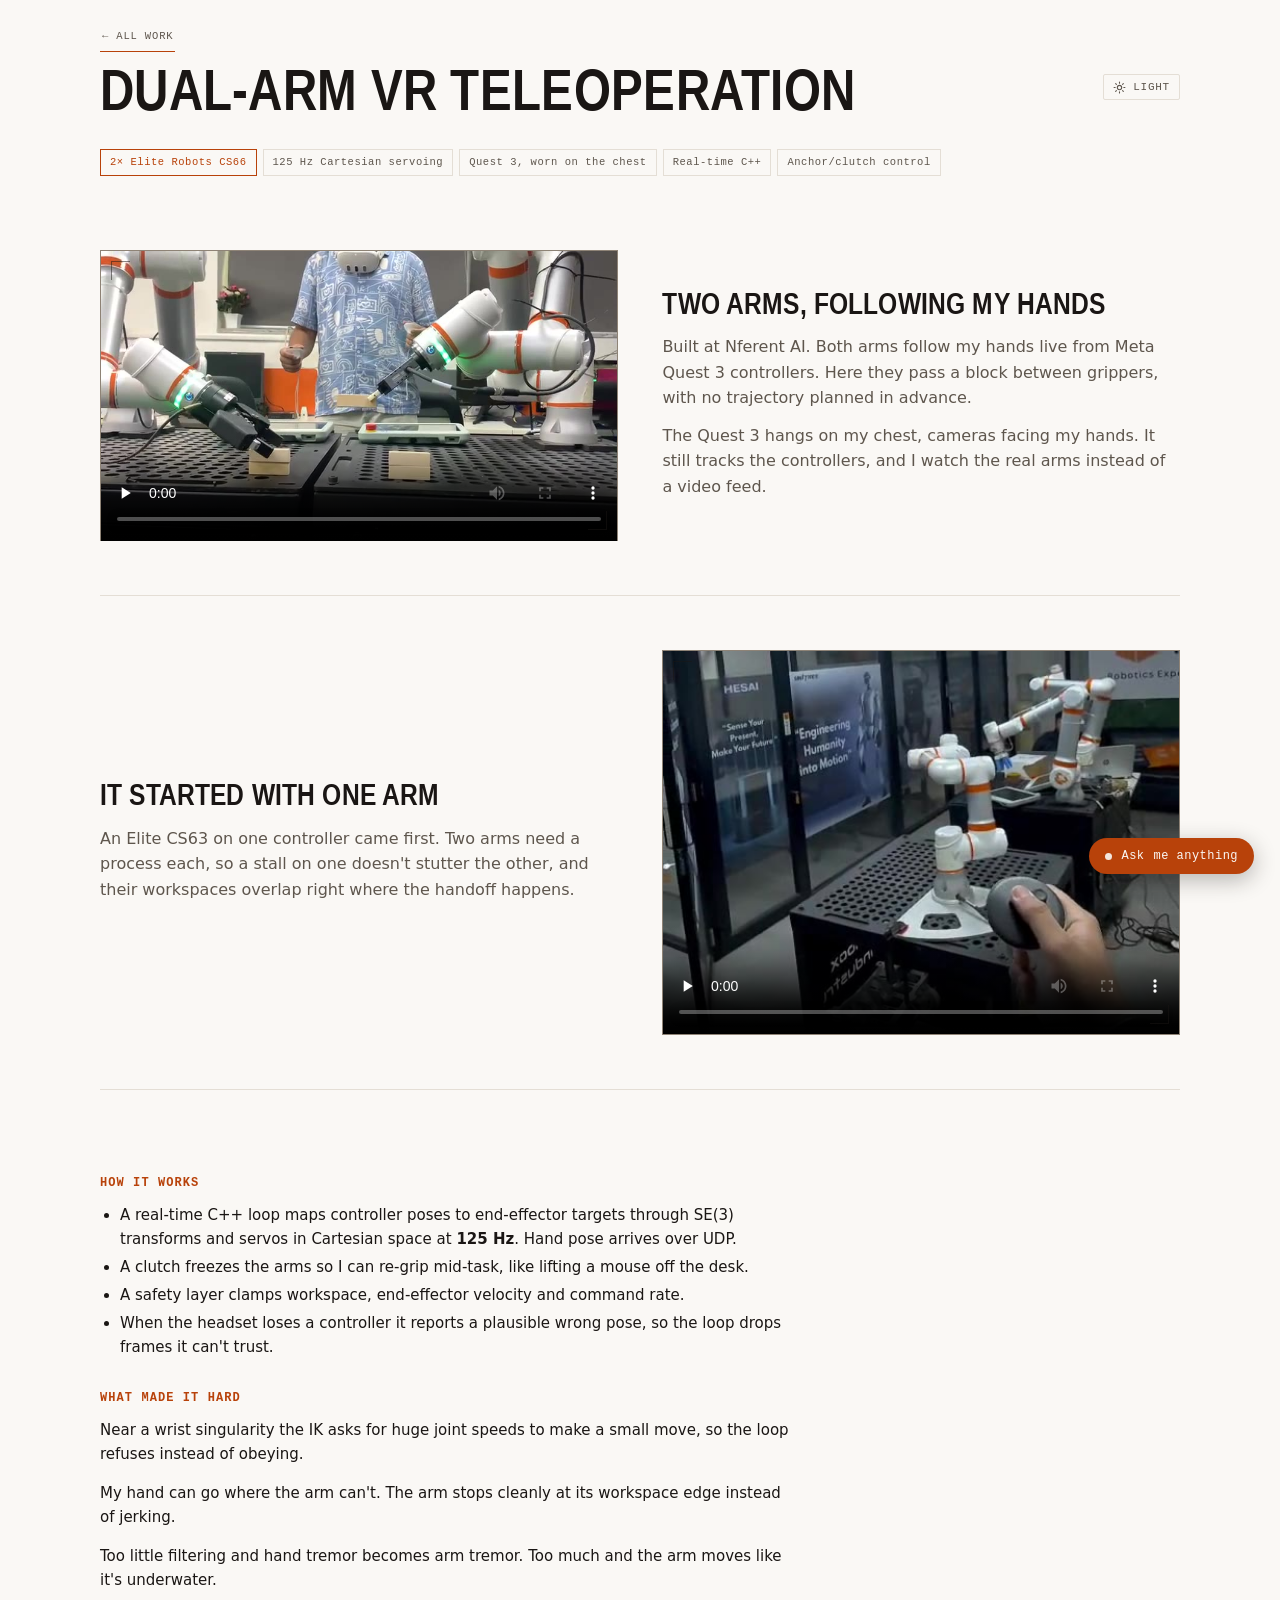
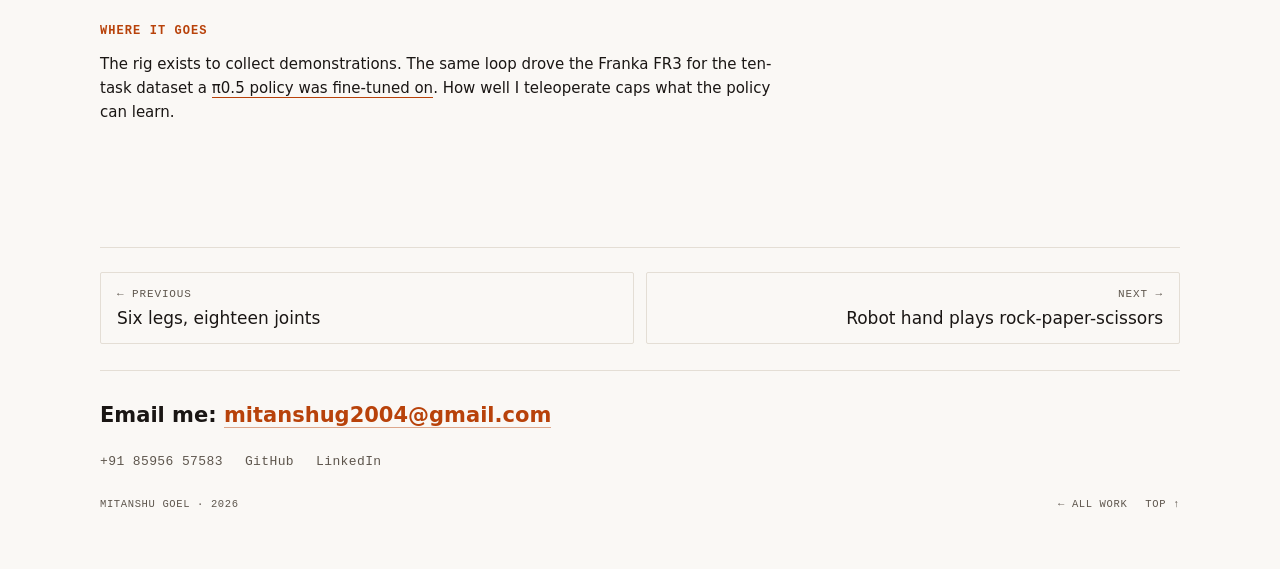
<file: projects/dual-arm-vr-teleop.html>
<!DOCTYPE html>
<html lang="en" id="top">
<head>
<meta charset="utf-8">
<meta name="viewport" content="width=device-width, initial-scale=1">
<title>Dual-arm VR teleoperation · Mitanshu Goel</title>
<meta name="description" content="Two Elite Robots CS66 arms driven live by Meta Quest 3 controllers over a real-time C++ control loop — with an anchor/clutch scheme and a safety stack.">
<meta property="og:type" content="article">
<meta property="og:site_name" content="Mitanshu Goel">
<meta property="og:locale" content="en_US">
<meta property="og:title" content="Dual-arm VR teleoperation — Mitanshu Goel">
<meta property="og:description" content="Two industrial arms copying my hands live through a Meta Quest 3, on a real-time C++ control stack.">
<meta property="og:url" content="https://mitanshu.dev/projects/dual-arm-vr-teleop.html">
<meta property="og:image" content="https://mitanshu.dev/assets/media/og-dual-arm-vr-teleop.jpg">
<meta property="og:image:width" content="1200">
<meta property="og:image:height" content="630">
<meta property="og:image:alt" content="Dual-arm VR teleoperation — Mitanshu Goel, mitanshu.dev">
<meta name="twitter:card" content="summary_large_image">
<meta name="twitter:image" content="https://mitanshu.dev/assets/media/og-dual-arm-vr-teleop.jpg">
<link rel="canonical" href="https://mitanshu.dev/projects/dual-arm-vr-teleop.html">
<meta name="theme-color" content="#FAF8F5" media="(prefers-color-scheme: light)">
<meta name="theme-color" content="#131110" media="(prefers-color-scheme: dark)">
<link rel="icon" href="/favicon.svg" type="image/svg+xml">
<link rel="apple-touch-icon" href="/apple-touch-icon.png">
<link rel="preload" href="/assets/fonts/lsn-bold.woff2" as="font" type="font/woff2" crossorigin>
<link rel="stylesheet" href="/assets/css/site.css">
<script>
/* Applies a saved theme before first paint. Inline and synchronous on purpose:
   deferred in an external file this runs after the first frame and the page
   flashes the wrong scheme. No stored choice means no attribute, which leaves
   `color-scheme: light dark` to follow the operating system. */
(function(){try{var t=localStorage.getItem("theme");
if(t==="light"||t==="dark")document.documentElement.setAttribute("data-theme",t);}catch(e){}})();
</script>

<link rel="stylesheet" href="/assets/css/chat.css">
<!-- Chat backend: points at the deployed Cloudflare Worker. On localhost the widget uses the dev-proxy automatically. -->
<meta name="chat-endpoint" content="https://mitanshu-chat.mitanshug2004.workers.dev/chat">
<script src="/assets/js/site.js" defer></script>
<script src="/assets/js/analytics.js" defer></script>
<script src="/assets/js/chat.js" defer></script>
<script type="application/ld+json">
{
  "@context": "https://schema.org",
  "@graph": [
    {
      "@type": "BreadcrumbList",
      "itemListElement": [
        {
          "@type": "ListItem",
          "position": 1,
          "name": "Home",
          "item": "https://mitanshu.dev/"
        },
        {
          "@type": "ListItem",
          "position": 2,
          "name": "Work",
          "item": "https://mitanshu.dev/#work"
        },
        {
          "@type": "ListItem",
          "position": 3,
          "name": "Dual-arm VR teleoperation",
          "item": "https://mitanshu.dev/projects/dual-arm-vr-teleop.html"
        }
      ]
    },
    {
      "@type": "VideoObject",
      "name": "Dual-arm VR teleoperation — two Elite CS66 arms follow my hands via Meta Quest 3",
      "description": "Two Elite Robots CS66 industrial arms copy my hand motions live, streamed from a Meta Quest 3 over a real-time C++ control loop, with a clutch for re-gripping mid-task.",
      "thumbnailUrl": [
        "https://mitanshu.dev/assets/media/dualarm-poster.jpg"
      ],
      "uploadDate": "2026-05-15T12:00:00+05:30",
      "duration": "PT25S",
      "contentUrl": "https://mitanshu.dev/assets/media/dualarm-teleop-demo.mp4",
      "author": {
        "@id": "https://mitanshu.dev/#person"
      },
      "@id": "https://mitanshu.dev/projects/dual-arm-vr-teleop.html#video-1"
    },
    {
      "@type": "VideoObject",
      "name": "Quest controller driving the dual-arm rig, mirrored live",
      "description": "A Meta Quest 3 controller pose driving the two-arm rig, with the target motion mirrored live before it reaches the real hardware.",
      "thumbnailUrl": [
        "https://mitanshu.dev/assets/media/dualarm-single-poster.jpg"
      ],
      "uploadDate": "2026-05-15T12:00:00+05:30",
      "duration": "PT11S",
      "contentUrl": "https://mitanshu.dev/assets/media/dualarm-single.mp4",
      "author": {
        "@id": "https://mitanshu.dev/#person"
      },
      "@id": "https://mitanshu.dev/projects/dual-arm-vr-teleop.html#video-2"
    },
    {
      "@type": "Article",
      "@id": "https://mitanshu.dev/projects/dual-arm-vr-teleop.html#article",
      "headline": "Dual-arm VR teleoperation",
      "description": "Two Elite Robots CS66 arms driven live by Meta Quest 3 controllers over a real-time C++ control loop — with an anchor/clutch scheme and a safety stack.",
      "url": "https://mitanshu.dev/projects/dual-arm-vr-teleop.html",
      "mainEntityOfPage": "https://mitanshu.dev/projects/dual-arm-vr-teleop.html",
      "image": "https://mitanshu.dev/assets/media/og-dual-arm-vr-teleop.jpg",
      "dateModified": "2026-10-08",
      "inLanguage": "en",
      "author": {
        "@type": "Person",
        "@id": "https://mitanshu.dev/#person",
        "name": "Mitanshu Goel",
        "url": "https://mitanshu.dev/",
        "sameAs": [
          "https://github.com/mitanshu-2004",
          "https://www.linkedin.com/in/mitanshugoel"
        ]
      },
      "video": [
        {
          "@id": "https://mitanshu.dev/projects/dual-arm-vr-teleop.html#video-1"
        },
        {
          "@id": "https://mitanshu.dev/projects/dual-arm-vr-teleop.html#video-2"
        }
      ],
      "datePublished": "2026-07-11"
    }
  ]
}
</script>
<script type="speculationrules">{"prerender":[{"where":{"href_matches":"/projects/*"},"eagerness":"moderate"}]}</script>
</head>
<body>

<div class="wrap">

      <div class="theme-slot">
        <button class="theme-tog" type="button" id="themeTog" aria-pressed="false" title="Switch between light and dark">
          <svg class="t-sun" viewBox="0 0 24 24" fill="none" stroke="currentColor" stroke-width="2" stroke-linecap="round" aria-hidden="true"><circle cx="12" cy="12" r="4"/><path d="M12 2v2M12 20v2M4.9 4.9l1.4 1.4M17.7 17.7l1.4 1.4M2 12h2M20 12h2M4.9 19.1l1.4-1.4M17.7 6.3l1.4-1.4"/></svg>
          <svg class="t-moon" viewBox="0 0 24 24" fill="none" stroke="currentColor" stroke-width="2" stroke-linecap="round" stroke-linejoin="round" aria-hidden="true"><path d="M21 12.8A9 9 0 1 1 11.2 3a7 7 0 0 0 9.8 9.8z"/></svg>
          <span class="t-label" aria-hidden="true"></span>
          <span class="sr-only">Switch colour theme</span>
        </button>
      </div>


  <a class="crumb" href="/#work">← All work</a>

  <section class="project-head">
    <h1 class="display">Dual-arm VR teleoperation</h1>
    <div class="meta-row">
      <span class="chip hot">2× Elite Robots CS66</span>
      <span class="chip">125 Hz Cartesian servoing</span>
      <span class="chip">Quest 3, worn on the chest</span>
      <span class="chip">Real-time C++</span>
      <span class="chip">Anchor/clutch control</span>
    </div>
  </section>

  <section class="block">
    <div class="media-row">
      <div class="mr-media">
        <div class="main-video">
          <video src="/assets/media/dualarm-teleop-demo.mp4" poster="/assets/media/dualarm-poster.jpg" controls playsinline preload="none" data-no-autoplay aria-label="Dual-arm VR teleoperation demo: two Elite CS66 arms handing a block gripper to gripper"></video>
        </div>
      </div>
      <div class="mr-text">
        <h2 class="display sm">Two arms, following my hands</h2>
        <p>Built at Nferent AI. Both arms follow my hands live from Meta Quest 3 controllers. Here they pass a block between grippers, with no trajectory planned in advance.</p>
        <p>The Quest 3 hangs on my chest, cameras facing my hands. It still tracks the controllers, and I watch the real arms instead of a video feed.</p>
      </div>
    </div>
  </section>

  <section class="block">
    <div class="media-row reverse">
      <div class="mr-media">
        <div class="main-video">
          <video src="/assets/media/dualarm-single.mp4" poster="/assets/media/dualarm-single-poster.jpg" controls playsinline preload="none" data-no-autoplay aria-label="A single Elite CS63 arm following a Quest controller held in hand"></video>
        </div>
      </div>
      <div class="mr-text">
        <h2 class="display sm">It started with one arm</h2>
        <p>An Elite CS63 on one controller came first. Two arms need a process each, so a stall on one doesn't stutter the other, and their workspaces overlap right where the handoff happens.</p>
      </div>
    </div>
  </section>

  <section class="block">
    <div class="prose">
      <h2>How it works</h2>
      <ul>
        <li>A real-time C++ loop maps controller poses to end-effector targets through SE(3) transforms and servos in Cartesian space at <b>125 Hz</b>. Hand pose arrives over UDP.</li>
        <li>A clutch freezes the arms so I can re-grip mid-task, like lifting a mouse off the desk.</li>
        <li>A safety layer clamps workspace, end-effector velocity and command rate.</li>
        <li>When the headset loses a controller it reports a plausible wrong pose, so the loop drops frames it can't trust.</li>
      </ul>

      <h2>What made it hard</h2>
      <p>Near a wrist singularity the IK asks for huge joint speeds to make a small move, so the loop refuses instead of obeying.</p>
      <p>My hand can go where the arm can't. The arm stops cleanly at its workspace edge instead of jerking.</p>
      <p>Too little filtering and hand tremor becomes arm tremor. Too much and the arm moves like it's underwater.</p>

      <h2>Where it goes</h2>
      <p>The rig exists to collect demonstrations. The same loop drove the Franka FR3 for the ten-task dataset a <a href="/projects/franka-teleop-dataset.html">&#960;0.5 policy was fine-tuned on</a>. How well I teleoperate caps what the policy can learn.</p>
    </div>
  </section>

  <nav class="proj-nav" aria-label="More projects">
    <a rel="prev" href="/projects/hexapod.html"><span>&#8592; Previous</span>Six legs, eighteen joints</a>
    <a rel="next" href="/projects/tesollo-rps.html"><span>Next &#8594;</span>Robot hand plays rock-paper-scissors</a>
  </nav>

  <footer class="site-foot">
    <p class="foot-reach">Email me: <a href="mailto:mitanshug2004@gmail.com">mitanshug2004@gmail.com</a></p>
    <nav class="foot-contact" aria-label="Contact and profiles">
      <a href="tel:+918595657583">+91 85956 57583</a>
      <a href="https://github.com/mitanshu-2004" rel="me">GitHub</a>
      <a href="https://www.linkedin.com/in/mitanshugoel" rel="me">LinkedIn</a>
    </nav>
    <div class="foot-base">
      <p>Mitanshu Goel · 2026</p>
      <span class="foot-base-nav"><a href="/#work">← All work</a><a href="#top">Top ↑</a></span>
    </div>
  </footer>

</div>

</body>
</html>
</file>
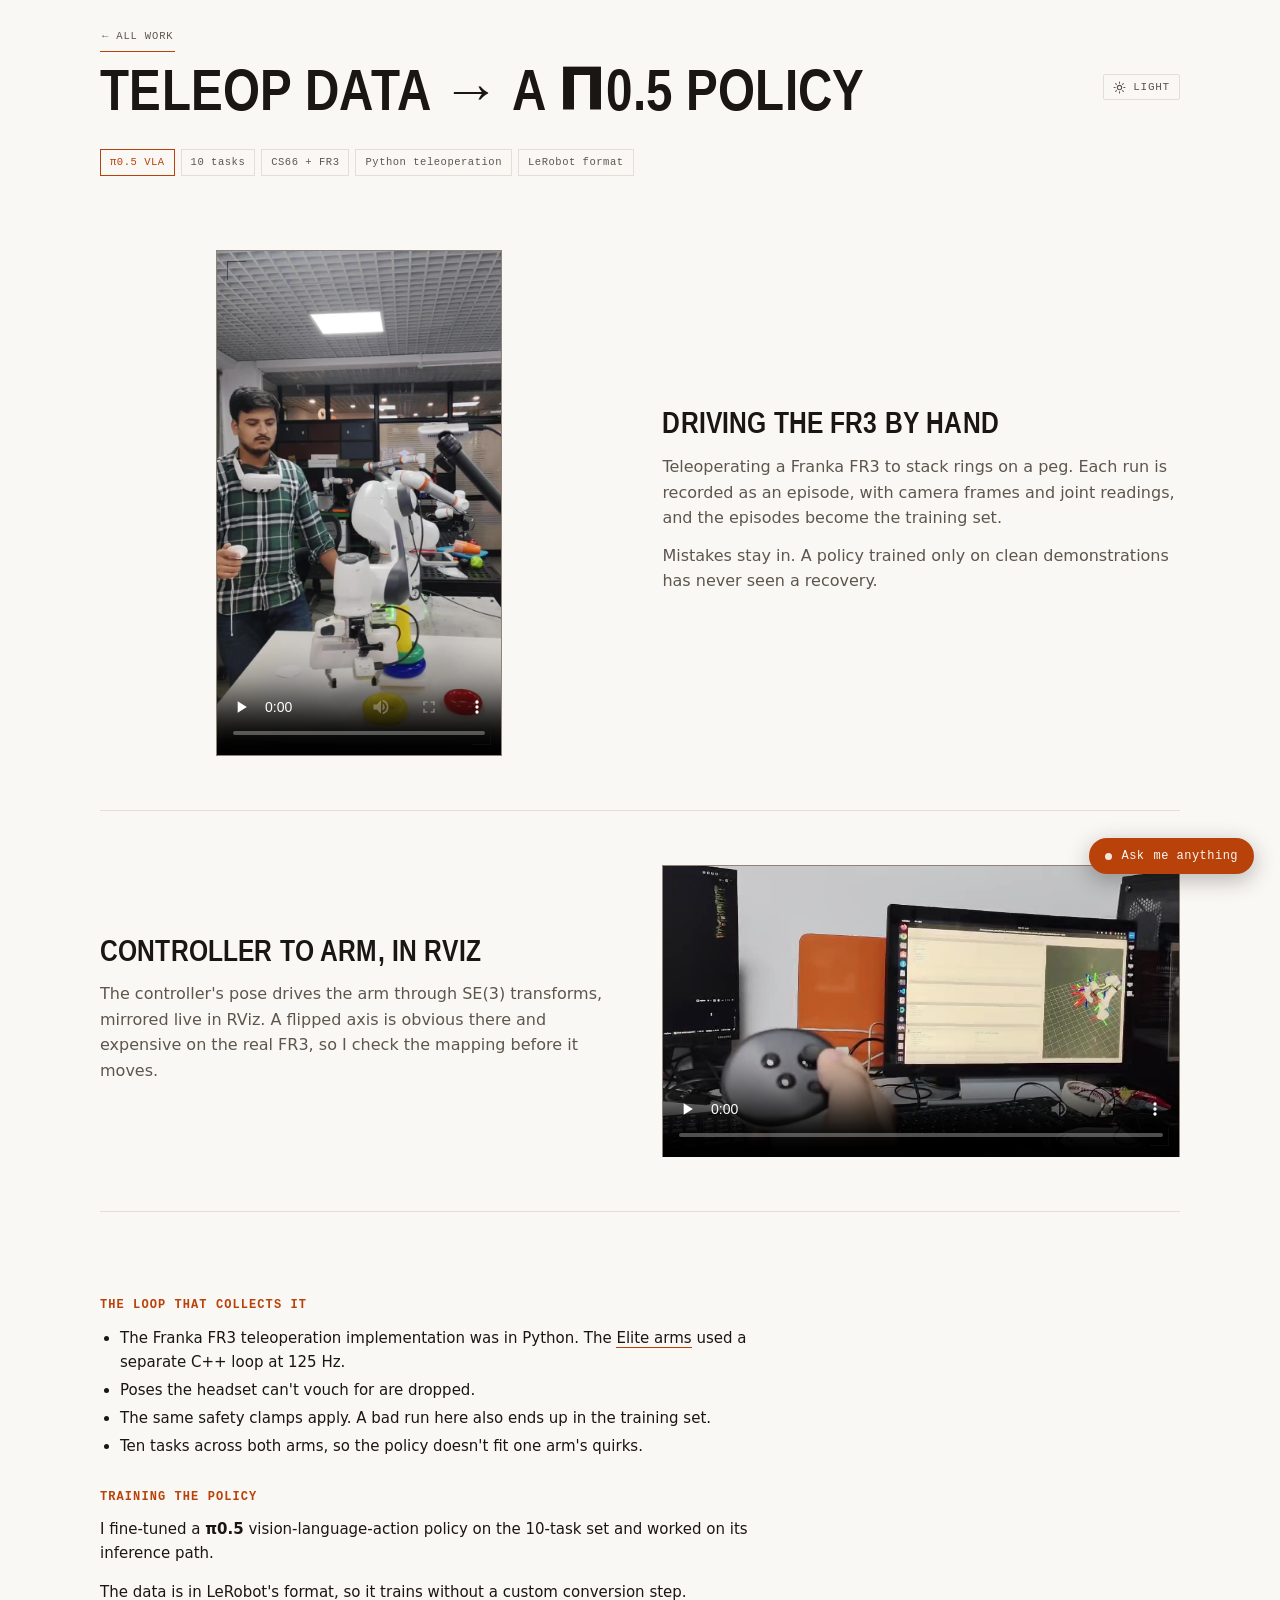
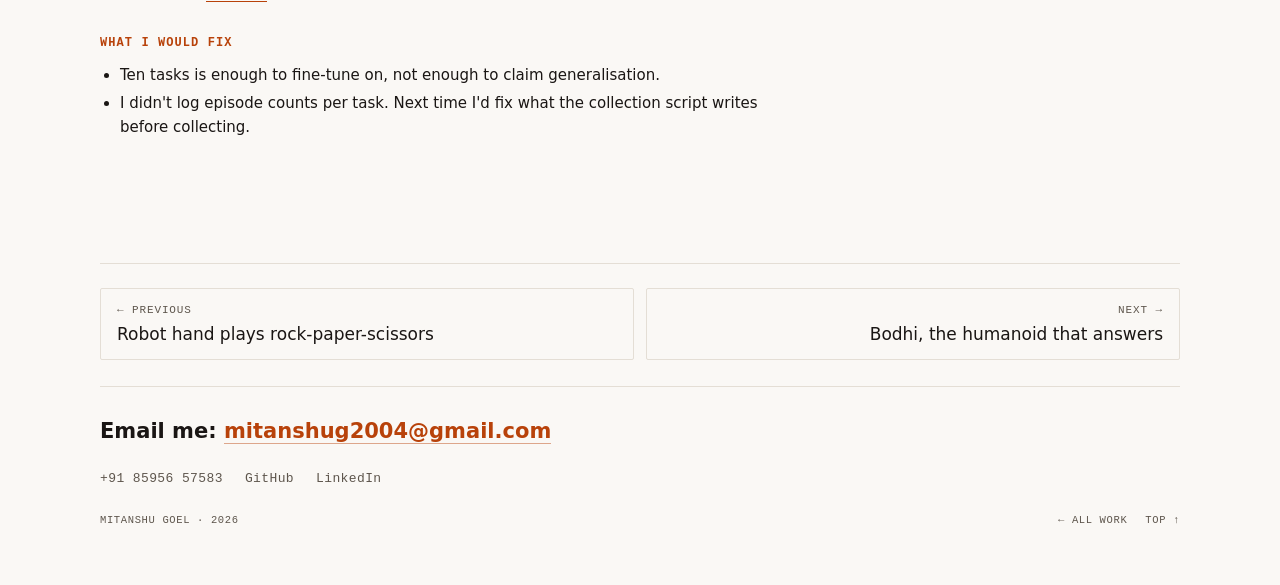
<file: projects/franka-teleop-dataset.html>
<!DOCTYPE html>
<html lang="en" id="top">
<head>
<meta charset="utf-8">
<meta name="viewport" content="width=device-width, initial-scale=1">
<title>Teleop data → a π0.5 policy · Mitanshu Goel</title>
<meta name="description" content="Python teleoperation on a Franka FR3, a separate C++ loop at 125 Hz for the Elite arms, and π0.5 fine-tuning on a ten-task dataset.">
<meta property="og:type" content="article">
<meta property="og:site_name" content="Mitanshu Goel">
<meta property="og:locale" content="en_US">
<meta property="og:title" content="Teleop data → a π0.5 policy — Mitanshu Goel">
<meta property="og:description" content="Driving two arms by hand to build a 10-task LeRobot dataset, then fine-tuning a π0.5 policy on it.">
<meta property="og:url" content="https://mitanshu.dev/projects/franka-teleop-dataset.html">
<meta property="og:image" content="https://mitanshu.dev/assets/media/og-franka-teleop-dataset.jpg">
<meta property="og:image:width" content="1200">
<meta property="og:image:height" content="630">
<meta property="og:image:alt" content="Teleop data → a π0.5 policy — Mitanshu Goel, mitanshu.dev">
<meta name="twitter:card" content="summary_large_image">
<meta name="twitter:image" content="https://mitanshu.dev/assets/media/og-franka-teleop-dataset.jpg">
<link rel="canonical" href="https://mitanshu.dev/projects/franka-teleop-dataset.html">
<meta name="theme-color" content="#FAF8F5" media="(prefers-color-scheme: light)">
<meta name="theme-color" content="#131110" media="(prefers-color-scheme: dark)">
<link rel="icon" href="/favicon.svg" type="image/svg+xml">
<link rel="apple-touch-icon" href="/apple-touch-icon.png">
<link rel="preload" href="/assets/fonts/lsn-bold.woff2" as="font" type="font/woff2" crossorigin>
<link rel="stylesheet" href="/assets/css/site.css">
<script>
/* Applies a saved theme before first paint. Inline and synchronous on purpose:
   deferred in an external file this runs after the first frame and the page
   flashes the wrong scheme. No stored choice means no attribute, which leaves
   `color-scheme: light dark` to follow the operating system. */
(function(){try{var t=localStorage.getItem("theme");
if(t==="light"||t==="dark")document.documentElement.setAttribute("data-theme",t);}catch(e){}})();
</script>

<link rel="stylesheet" href="/assets/css/chat.css">
<!-- Chat backend: points at the deployed Cloudflare Worker. On localhost the widget uses the dev-proxy automatically. -->
<meta name="chat-endpoint" content="https://mitanshu-chat.mitanshug2004.workers.dev/chat">
<script src="/assets/js/site.js" defer></script>
<script src="/assets/js/analytics.js" defer></script>
<script src="/assets/js/chat.js" defer></script>
<script type="application/ld+json">
{
  "@context": "https://schema.org",
  "@graph": [
    {
      "@type": "BreadcrumbList",
      "itemListElement": [
        {
          "@type": "ListItem",
          "position": 1,
          "name": "Home",
          "item": "https://mitanshu.dev/"
        },
        {
          "@type": "ListItem",
          "position": 2,
          "name": "Work",
          "item": "https://mitanshu.dev/#work"
        },
        {
          "@type": "ListItem",
          "position": 3,
          "name": "Franka teleop to training dataset",
          "item": "https://mitanshu.dev/projects/franka-teleop-dataset.html"
        }
      ]
    },
    {
      "@type": "VideoObject",
      "name": "Teleoperating a Franka FR3 to record a manipulation dataset",
      "description": "Teleoperating a Franka FR3 research arm through a manipulation task behind a safety stack, recording each run as an episode for an imitation-learning dataset.",
      "thumbnailUrl": [
        "https://mitanshu.dev/assets/media/franka-teleop-demo-poster.jpg"
      ],
      "uploadDate": "2026-05-25T12:00:00+05:30",
      "duration": "PT28S",
      "contentUrl": "https://mitanshu.dev/assets/media/franka-teleop-demo.mp4",
      "author": {
        "@id": "https://mitanshu.dev/#person"
      },
      "@id": "https://mitanshu.dev/projects/franka-teleop-dataset.html#video-1"
    },
    {
      "@type": "VideoObject",
      "name": "Franka FR3 driven by a Quest controller, mirrored in RViz",
      "description": "A Quest controller driving the Franka FR3 through SE(3) transforms, mirrored live in RViz to verify the mapping before the real arm moves.",
      "thumbnailUrl": [
        "https://mitanshu.dev/assets/media/franka-teleop-clip-poster.jpg"
      ],
      "uploadDate": "2026-05-25T12:00:00+05:30",
      "duration": "PT11S",
      "contentUrl": "https://mitanshu.dev/assets/media/franka-teleop-clip.mp4",
      "author": {
        "@id": "https://mitanshu.dev/#person"
      },
      "@id": "https://mitanshu.dev/projects/franka-teleop-dataset.html#video-2"
    },
    {
      "@type": "Article",
      "@id": "https://mitanshu.dev/projects/franka-teleop-dataset.html#article",
      "headline": "Teleop data → a π0.5 policy",
      "description": "Python teleoperation on a Franka FR3, a separate C++ loop at 125 Hz for the Elite arms, and π0.5 fine-tuning on a ten-task dataset.",
      "url": "https://mitanshu.dev/projects/franka-teleop-dataset.html",
      "mainEntityOfPage": "https://mitanshu.dev/projects/franka-teleop-dataset.html",
      "image": "https://mitanshu.dev/assets/media/og-franka-teleop-dataset.jpg",
      "dateModified": "2026-10-08",
      "inLanguage": "en",
      "author": {
        "@type": "Person",
        "@id": "https://mitanshu.dev/#person",
        "name": "Mitanshu Goel",
        "url": "https://mitanshu.dev/",
        "sameAs": [
          "https://github.com/mitanshu-2004",
          "https://www.linkedin.com/in/mitanshugoel"
        ]
      },
      "video": [
        {
          "@id": "https://mitanshu.dev/projects/franka-teleop-dataset.html#video-1"
        },
        {
          "@id": "https://mitanshu.dev/projects/franka-teleop-dataset.html#video-2"
        }
      ],
      "datePublished": "2026-07-11"
    }
  ]
}
</script>
<script type="speculationrules">{"prerender":[{"where":{"href_matches":"/projects/*"},"eagerness":"moderate"}]}</script>
</head>
<body>

<div class="wrap">

      <div class="theme-slot">
        <button class="theme-tog" type="button" id="themeTog" aria-pressed="false" title="Switch between light and dark">
          <svg class="t-sun" viewBox="0 0 24 24" fill="none" stroke="currentColor" stroke-width="2" stroke-linecap="round" aria-hidden="true"><circle cx="12" cy="12" r="4"/><path d="M12 2v2M12 20v2M4.9 4.9l1.4 1.4M17.7 17.7l1.4 1.4M2 12h2M20 12h2M4.9 19.1l1.4-1.4M17.7 6.3l1.4-1.4"/></svg>
          <svg class="t-moon" viewBox="0 0 24 24" fill="none" stroke="currentColor" stroke-width="2" stroke-linecap="round" stroke-linejoin="round" aria-hidden="true"><path d="M21 12.8A9 9 0 1 1 11.2 3a7 7 0 0 0 9.8 9.8z"/></svg>
          <span class="t-label" aria-hidden="true"></span>
          <span class="sr-only">Switch colour theme</span>
        </button>
      </div>


  <a class="crumb" href="/#work">← All work</a>

  <section class="project-head">
    <h1 class="display">Teleop data → a &#960;0.5 policy</h1>
    <div class="meta-row">
      <span class="chip hot">&#960;0.5 VLA</span>
      <span class="chip">10 tasks</span>
      <span class="chip">CS66 + FR3</span>
      <span class="chip">Python teleoperation</span>
      <span class="chip">LeRobot format</span>
    </div>
  </section>

  <section class="block">
    <div class="media-row">
      <div class="mr-media">
        <div class="main-video portrait">
          <video src="/assets/media/franka-teleop-demo.mp4" poster="/assets/media/franka-teleop-demo-poster.jpg" controls playsinline preload="none" data-no-autoplay aria-label="Teleoperating a Franka FR3 arm to stack rings while recording a manipulation dataset"></video>
        </div>
      </div>
      <div class="mr-text">
        <h2 class="display sm">Driving the FR3 by hand</h2>
        <p>Teleoperating a Franka FR3 to stack rings on a peg. Each run is recorded as an episode, with camera frames and joint readings, and the episodes become the training set.</p>
        <p>Mistakes stay in. A policy trained only on clean demonstrations has never seen a recovery.</p>
      </div>
    </div>
  </section>

  <section class="block">
    <div class="media-row reverse">
      <div class="mr-media">
        <div class="main-video">
          <video src="/assets/media/franka-teleop-clip.mp4" poster="/assets/media/franka-teleop-clip-poster.jpg" controls playsinline preload="none" data-no-autoplay aria-label="A Quest controller in hand driving the Franka FR3, mirrored live in RViz"></video>
        </div>
      </div>
      <div class="mr-text">
        <h2 class="display sm">Controller to arm, in RViz</h2>
        <p>The controller's pose drives the arm through SE(3) transforms, mirrored live in RViz. A flipped axis is obvious there and expensive on the real FR3, so I check the mapping before it moves.</p>
      </div>
    </div>
  </section>

  <section class="block">
    <div class="prose">
      <h2>The loop that collects it</h2>
      <ul>
        <li>The Franka FR3 teleoperation implementation was in Python. The <a href="/projects/dual-arm-vr-teleop.html">Elite arms</a> used a separate C++ loop at 125 Hz.</li>
        <li>Poses the headset can't vouch for are dropped.</li>
        <li>The same safety clamps apply. A bad run here also ends up in the training set.</li>
        <li>Ten tasks across both arms, so the policy doesn't fit one arm's quirks.</li>
      </ul>

      <h2>Training the policy</h2>
      <p>I fine-tuned a <b>&#960;0.5</b> vision-language-action policy on the 10-task set and worked on its inference path.</p>
      <p>The data is in <a href="https://github.com/huggingface/lerobot">LeRobot</a>'s format, so it trains without a custom conversion step.</p>

      <h2>What I would fix</h2>
      <ul>
        <li>Ten tasks is enough to fine-tune on, not enough to claim generalisation.</li>
        <li>I didn't log episode counts per task. Next time I'd fix what the collection script writes before collecting.</li>
      </ul>
    </div>
  </section>

  <nav class="proj-nav" aria-label="More projects">
    <a rel="prev" href="/projects/tesollo-rps.html"><span>&#8592; Previous</span>Robot hand plays rock-paper-scissors</a>
    <a rel="next" href="/projects/bodhi-humanoid.html"><span>Next &#8594;</span>Bodhi, the humanoid that answers</a>
  </nav>

  <footer class="site-foot">
    <p class="foot-reach">Email me: <a href="mailto:mitanshug2004@gmail.com">mitanshug2004@gmail.com</a></p>
    <nav class="foot-contact" aria-label="Contact and profiles">
      <a href="tel:+918595657583">+91 85956 57583</a>
      <a href="https://github.com/mitanshu-2004" rel="me">GitHub</a>
      <a href="https://www.linkedin.com/in/mitanshugoel" rel="me">LinkedIn</a>
    </nav>
    <div class="foot-base">
      <p>Mitanshu Goel · 2026</p>
      <span class="foot-base-nav"><a href="/#work">← All work</a><a href="#top">Top ↑</a></span>
    </div>
  </footer>

</div>

</body>
</html>
</file>
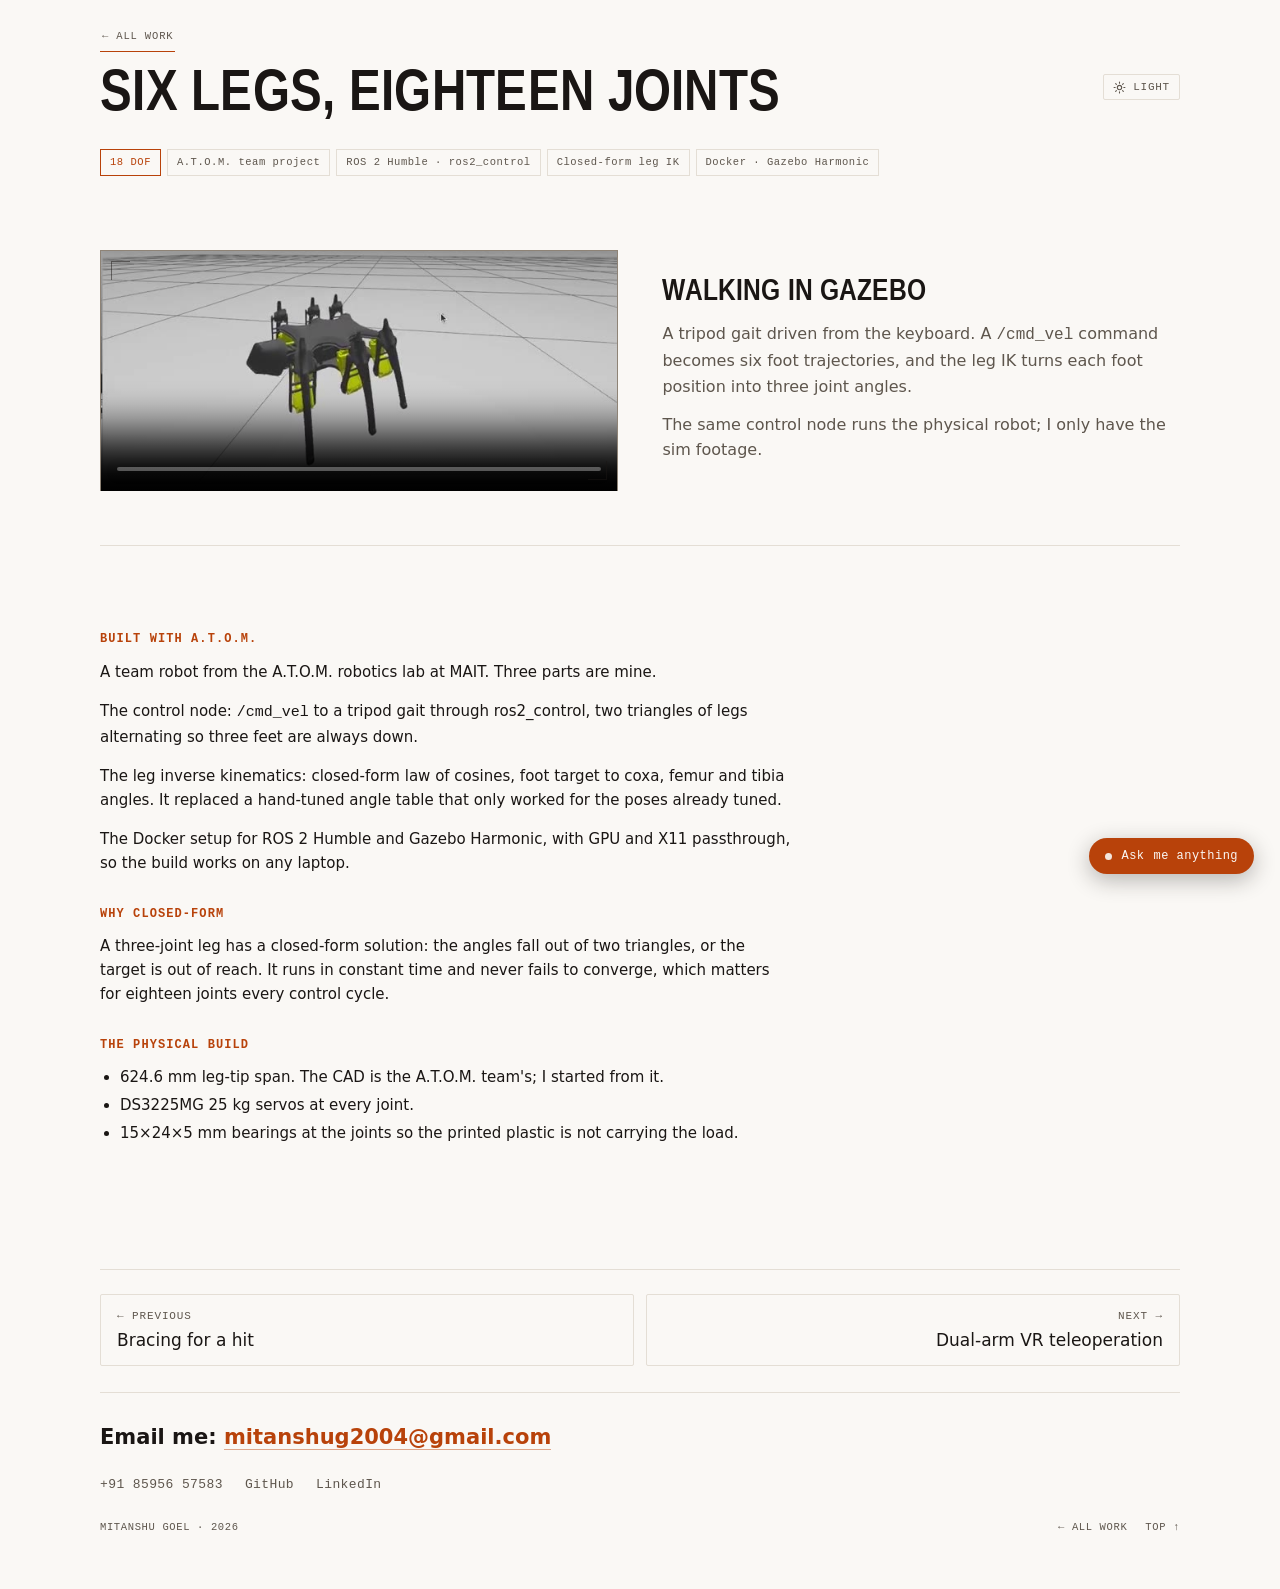
<file: projects/hexapod.html>
<!DOCTYPE html>
<html lang="en" id="top">
<head>
<meta charset="utf-8">
<meta name="viewport" content="width=device-width, initial-scale=1">
<title>Six legs, eighteen joints · Mitanshu Goel</title>
<meta name="description" content="An 18-DOF hexapod built with the A.T.O.M. lab at MAIT. I wrote the tripod-gait control node and the closed-form law-of-cosines leg inverse kinematics.">
<meta property="og:type" content="article">
<meta property="og:site_name" content="Mitanshu Goel">
<meta property="og:locale" content="en_US">
<meta property="og:title" content="Six legs, eighteen joints — Mitanshu Goel">
<meta property="og:description" content="18-DOF hexapod: tripod gait on ROS 2, closed-form leg IK, Dockerised Gazebo stack.">
<meta property="og:url" content="https://mitanshu.dev/projects/hexapod.html">
<meta property="og:image" content="https://mitanshu.dev/assets/media/og-hexapod.jpg">
<meta property="og:image:width" content="1200">
<meta property="og:image:height" content="630">
<meta property="og:image:alt" content="Six legs, eighteen joints — Mitanshu Goel, mitanshu.dev">
<meta name="twitter:card" content="summary_large_image">
<meta name="twitter:image" content="https://mitanshu.dev/assets/media/og-hexapod.jpg">
<link rel="canonical" href="https://mitanshu.dev/projects/hexapod.html">
<meta name="theme-color" content="#FAF8F5" media="(prefers-color-scheme: light)">
<meta name="theme-color" content="#131110" media="(prefers-color-scheme: dark)">
<link rel="icon" href="/favicon.svg" type="image/svg+xml">
<link rel="apple-touch-icon" href="/apple-touch-icon.png">
<link rel="preload" href="/assets/fonts/lsn-bold.woff2" as="font" type="font/woff2" crossorigin>
<link rel="stylesheet" href="/assets/css/site.css">
<script>
/* Applies a saved theme before first paint. Inline and synchronous on purpose:
   deferred in an external file this runs after the first frame and the page
   flashes the wrong scheme. No stored choice means no attribute, which leaves
   `color-scheme: light dark` to follow the operating system. */
(function(){try{var t=localStorage.getItem("theme");
if(t==="light"||t==="dark")document.documentElement.setAttribute("data-theme",t);}catch(e){}})();
</script>

<link rel="stylesheet" href="/assets/css/chat.css">
<!-- Chat backend: points at the deployed Cloudflare Worker. On localhost the widget uses the dev-proxy automatically. -->
<meta name="chat-endpoint" content="https://mitanshu-chat.mitanshug2004.workers.dev/chat">
<script src="/assets/js/site.js" defer></script>
<script src="/assets/js/analytics.js" defer></script>
<script src="/assets/js/chat.js" defer></script>
<script type="application/ld+json">
{
  "@context": "https://schema.org",
  "@graph": [
    {
      "@type": "BreadcrumbList",
      "itemListElement": [
        {
          "@type": "ListItem",
          "position": 1,
          "name": "Home",
          "item": "https://mitanshu.dev/"
        },
        {
          "@type": "ListItem",
          "position": 2,
          "name": "Work",
          "item": "https://mitanshu.dev/#work"
        },
        {
          "@type": "ListItem",
          "position": 3,
          "name": "Six legs, eighteen joints",
          "item": "https://mitanshu.dev/projects/hexapod.html"
        }
      ]
    },
    {
      "@type": "VideoObject",
      "name": "18-DoF hexapod walking in Gazebo simulation",
      "description": "An 18-DOF six-legged walker built with the A.T.O.M. Robotics Lab at MAIT. The tripod-gait control node and the closed-form law-of-cosines leg inverse kinematics are mine. It runs in Gazebo and on the physical robot; this clip is the simulation.",
      "thumbnailUrl": [
        "https://mitanshu.dev/assets/media/hexapod-main-poster.jpg"
      ],
      "uploadDate": "2026-03-10T12:00:00+05:30",
      "duration": "PT14S",
      "contentUrl": "https://mitanshu.dev/assets/media/hexapod-sim-demo.mp4",
      "author": {
        "@id": "https://mitanshu.dev/#person"
      },
      "@id": "https://mitanshu.dev/projects/hexapod.html#video-1"
    },
    {
      "@type": "Article",
      "@id": "https://mitanshu.dev/projects/hexapod.html#article",
      "headline": "Six legs, eighteen joints",
      "description": "An 18-DOF hexapod built with the A.T.O.M. lab at MAIT. I wrote the tripod-gait control node and the closed-form law-of-cosines leg inverse kinematics.",
      "url": "https://mitanshu.dev/projects/hexapod.html",
      "mainEntityOfPage": "https://mitanshu.dev/projects/hexapod.html",
      "image": "https://mitanshu.dev/assets/media/og-hexapod.jpg",
      "dateModified": "2026-10-08",
      "inLanguage": "en",
      "author": {
        "@type": "Person",
        "@id": "https://mitanshu.dev/#person",
        "name": "Mitanshu Goel",
        "url": "https://mitanshu.dev/",
        "sameAs": [
          "https://github.com/mitanshu-2004",
          "https://www.linkedin.com/in/mitanshugoel"
        ]
      },
      "video": [
        {
          "@id": "https://mitanshu.dev/projects/hexapod.html#video-1"
        }
      ],
      "datePublished": "2026-07-11"
    }
  ]
}
</script>
<script type="speculationrules">{"prerender":[{"where":{"href_matches":"/projects/*"},"eagerness":"moderate"}]}</script>
</head>
<body>

<div class="wrap">

      <div class="theme-slot">
        <button class="theme-tog" type="button" id="themeTog" aria-pressed="false" title="Switch between light and dark">
          <svg class="t-sun" viewBox="0 0 24 24" fill="none" stroke="currentColor" stroke-width="2" stroke-linecap="round" aria-hidden="true"><circle cx="12" cy="12" r="4"/><path d="M12 2v2M12 20v2M4.9 4.9l1.4 1.4M17.7 17.7l1.4 1.4M2 12h2M20 12h2M4.9 19.1l1.4-1.4M17.7 6.3l1.4-1.4"/></svg>
          <svg class="t-moon" viewBox="0 0 24 24" fill="none" stroke="currentColor" stroke-width="2" stroke-linecap="round" stroke-linejoin="round" aria-hidden="true"><path d="M21 12.8A9 9 0 1 1 11.2 3a7 7 0 0 0 9.8 9.8z"/></svg>
          <span class="t-label" aria-hidden="true"></span>
          <span class="sr-only">Switch colour theme</span>
        </button>
      </div>


  <a class="crumb" href="/#work">← All work</a>

  <section class="project-head">
    <h1 class="display">Six legs, eighteen joints</h1>
    <div class="meta-row">
      <span class="chip hot">18 DOF</span>
      <span class="chip">A.T.O.M. team project</span>
      <span class="chip">ROS 2 Humble · ros2_control</span>
      <span class="chip">Closed-form leg IK</span>
      <span class="chip">Docker · Gazebo Harmonic</span>
    </div>
  </section>

  <section class="block">
    <div class="media-row">
      <div class="mr-media">
        <div class="main-video">
          <video src="/assets/media/hexapod-sim-demo.mp4" poster="/assets/media/hexapod-main-poster.jpg" controls playsinline preload="none" data-no-autoplay aria-label="18-DoF hexapod walking in Gazebo simulation, driven by keyboard twist commands"></video>
        </div>
      </div>
      <div class="mr-text">
        <h2 class="display sm">Walking in Gazebo</h2>
        <p>A tripod gait driven from the keyboard. A <code>/cmd_vel</code> command becomes six foot trajectories, and the leg IK turns each foot position into three joint angles.</p>
        <p>The same control node runs the physical robot; I only have the sim footage.</p>
      </div>
    </div>
  </section>


  <section class="block">
    <div class="prose">
      <h2>Built with A.T.O.M.</h2>
      <p>A team robot from the A.T.O.M. robotics lab at MAIT. Three parts are mine.</p>
      <p>The control node: <code>/cmd_vel</code> to a tripod gait through ros2_control, two triangles of legs alternating so three feet are always down.</p>
      <p>The leg inverse kinematics: closed-form law of cosines, foot target to coxa, femur and tibia angles. It replaced a hand-tuned angle table that only worked for the poses already tuned.</p>
      <p>The Docker setup for ROS 2 Humble and Gazebo Harmonic, with GPU and X11 passthrough, so the build works on any laptop.</p>

      <h2>Why closed-form</h2>
      <p>A three-joint leg has a closed-form solution: the angles fall out of two triangles, or the target is out of reach. It runs in constant time and never fails to converge, which matters for eighteen joints every control cycle.</p>

      <h2>The physical build</h2>
      <ul>
        <li>624.6 mm leg-tip span. The CAD is the A.T.O.M. team's; I started from it.</li>
        <li>DS3225MG 25 kg servos at every joint.</li>
        <li>15×24×5 mm bearings at the joints so the printed plastic is not carrying the load.</li>
      </ul>
    </div>
  </section>



  <nav class="proj-nav" aria-label="More projects">
    <a rel="prev" href="/projects/brace-for-impact.html"><span>&#8592; Previous</span>Bracing for a hit</a>
    <a rel="next" href="/projects/dual-arm-vr-teleop.html"><span>Next &#8594;</span>Dual-arm VR teleoperation</a>
  </nav>

  <footer class="site-foot">
    <p class="foot-reach">Email me: <a href="mailto:mitanshug2004@gmail.com">mitanshug2004@gmail.com</a></p>
    <nav class="foot-contact" aria-label="Contact and profiles">
      <a href="tel:+918595657583">+91 85956 57583</a>
      <a href="https://github.com/mitanshu-2004" rel="me">GitHub</a>
      <a href="https://www.linkedin.com/in/mitanshugoel" rel="me">LinkedIn</a>
    </nav>
    <div class="foot-base">
      <p>Mitanshu Goel · 2026</p>
      <span class="foot-base-nav"><a href="/#work">← All work</a><a href="#top">Top ↑</a></span>
    </div>
  </footer>

</div>

</body>
</html>
</file>
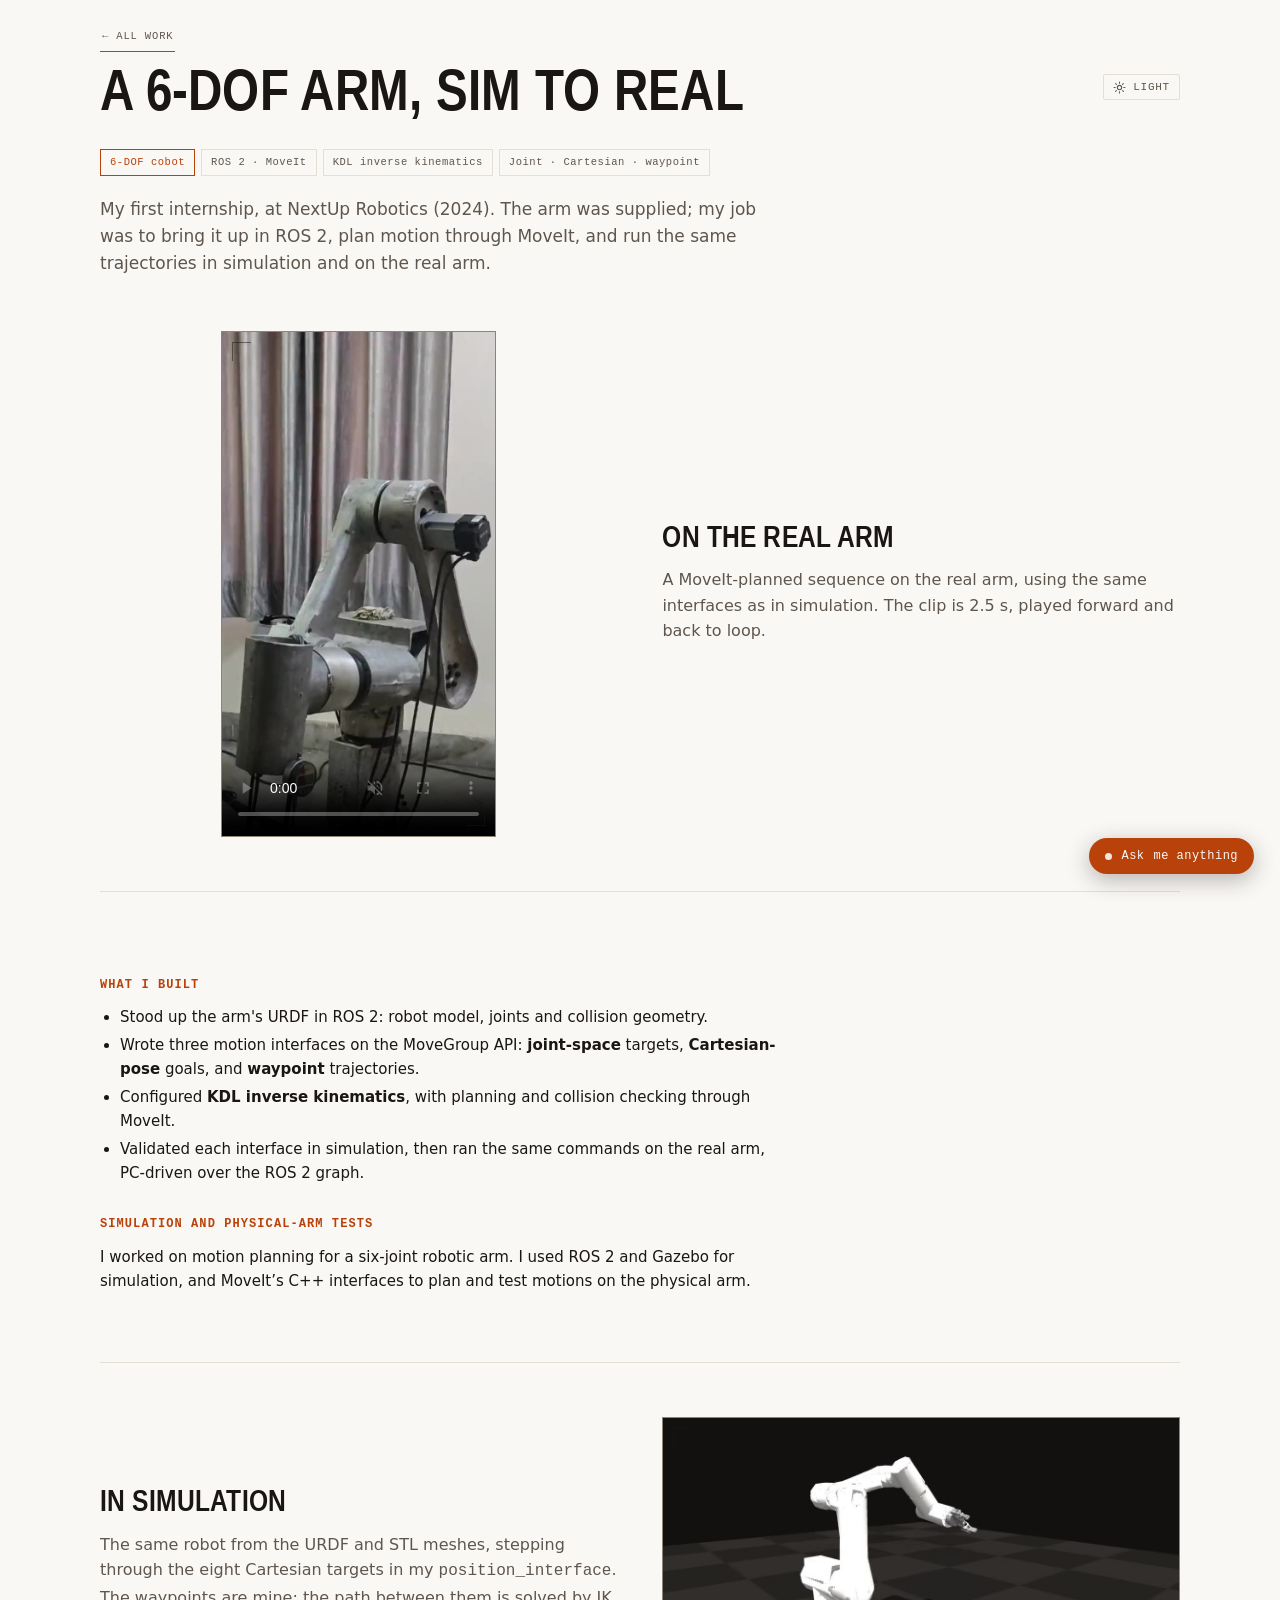
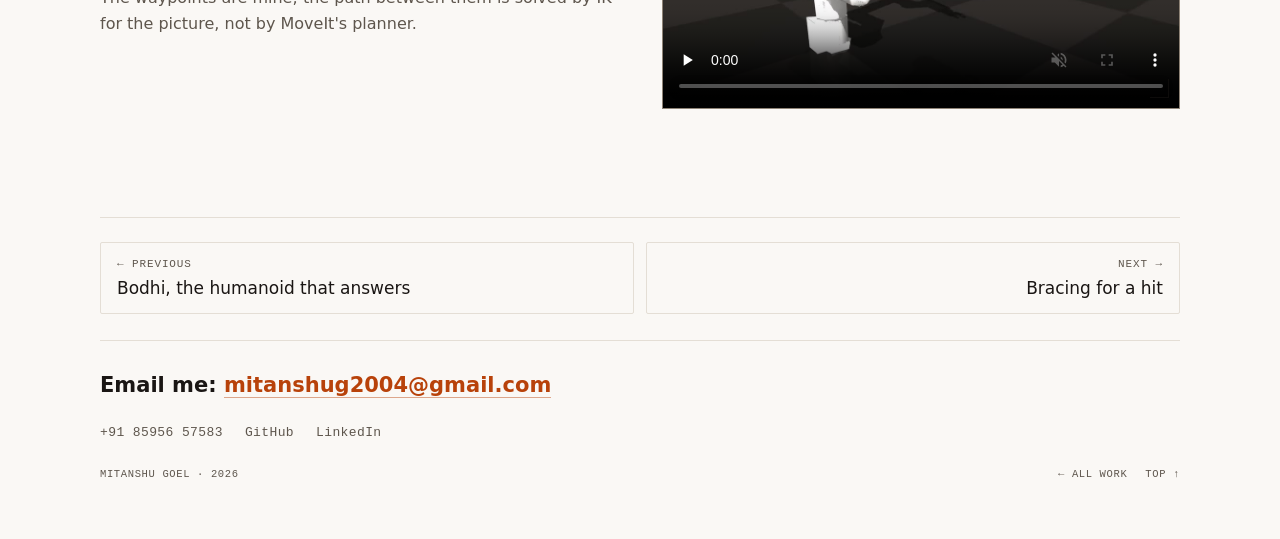
<file: projects/nextup-cobot.html>
<!DOCTYPE html>
<html lang="en" id="top">
<head>
<meta charset="utf-8">
<meta name="viewport" content="width=device-width, initial-scale=1">
<title>A 6-DOF arm, sim to real · Mitanshu Goel</title>
<meta name="description" content="Motion planning for a six-joint robotic arm using ROS 2 and Gazebo for simulation, and MoveIt’s C++ interfaces to plan and test motions on the physical arm.">
<meta property="og:type" content="article">
<meta property="og:site_name" content="Mitanshu Goel">
<meta property="og:locale" content="en_US">
<meta property="og:title" content="A 6-DOF arm, sim to real — Mitanshu Goel">
<meta property="og:description" content="Bringing up a 6-DOF arm in ROS 2 and MoveIt with KDL inverse kinematics — sim first, then real hardware. NextUp Robotics internship.">
<meta property="og:url" content="https://mitanshu.dev/projects/nextup-cobot.html">
<meta property="og:image" content="https://mitanshu.dev/assets/media/og-nextup-cobot.jpg">
<meta property="og:image:width" content="1200">
<meta property="og:image:height" content="630">
<meta property="og:image:alt" content="A 6-DOF arm, sim to real — Mitanshu Goel, mitanshu.dev">
<meta name="twitter:card" content="summary_large_image">
<meta name="twitter:image" content="https://mitanshu.dev/assets/media/og-nextup-cobot.jpg">
<link rel="canonical" href="https://mitanshu.dev/projects/nextup-cobot.html">
<meta name="theme-color" content="#FAF8F5" media="(prefers-color-scheme: light)">
<meta name="theme-color" content="#131110" media="(prefers-color-scheme: dark)">
<link rel="icon" href="/favicon.svg" type="image/svg+xml">
<link rel="apple-touch-icon" href="/apple-touch-icon.png">
<link rel="preload" href="/assets/fonts/lsn-bold.woff2" as="font" type="font/woff2" crossorigin>
<link rel="stylesheet" href="/assets/css/site.css">
<script>
/* Applies a saved theme before first paint. Inline and synchronous on purpose:
   deferred in an external file this runs after the first frame and the page
   flashes the wrong scheme. No stored choice means no attribute, which leaves
   `color-scheme: light dark` to follow the operating system. */
(function(){try{var t=localStorage.getItem("theme");
if(t==="light"||t==="dark")document.documentElement.setAttribute("data-theme",t);}catch(e){}})();
</script>

<link rel="stylesheet" href="/assets/css/chat.css">
<!-- Chat backend: points at the deployed Cloudflare Worker. On localhost the widget uses the dev-proxy automatically. -->
<meta name="chat-endpoint" content="https://mitanshu-chat.mitanshug2004.workers.dev/chat">
<script src="/assets/js/site.js" defer></script>
<script src="/assets/js/analytics.js" defer></script>
<script src="/assets/js/chat.js" defer></script>
<script type="application/ld+json">
{
  "@context": "https://schema.org",
  "@graph": [
    {
      "@type": "BreadcrumbList",
      "itemListElement": [
        {
          "@type": "ListItem",
          "position": 1,
          "name": "Home",
          "item": "https://mitanshu.dev/"
        },
        {
          "@type": "ListItem",
          "position": 2,
          "name": "Work",
          "item": "https://mitanshu.dev/#work"
        },
        {
          "@type": "ListItem",
          "position": 3,
          "name": "A 6-DOF arm, sim to real",
          "item": "https://mitanshu.dev/projects/nextup-cobot.html"
        }
      ]
    },
    {
      "@type": "VideoObject",
      "name": "A 6-DOF cobot arm running a MoveIt motion sequence",
      "description": "A supplied 6-DOF arm running a MoveIt motion sequence on real hardware, brought up in ROS 2 with KDL inverse kinematics. Recorded during the NextUp Robotics internship. Two and a half seconds of footage, played forward and then back so it loops.",
      "thumbnailUrl": [
        "https://mitanshu.dev/assets/media/nextup-demo-poster.jpg"
      ],
      "uploadDate": "2024-08-13T12:00:00+05:30",
      "duration": "PT5S",
      "contentUrl": "https://mitanshu.dev/assets/media/nextup-demo.mp4",
      "author": {
        "@id": "https://mitanshu.dev/#person"
      },
      "@id": "https://mitanshu.dev/projects/nextup-cobot.html#video-1"
    },
    {
      "@type": "Article",
      "@id": "https://mitanshu.dev/projects/nextup-cobot.html#article",
      "headline": "A 6-DOF arm, sim to real",
      "description": "Motion planning for a six-joint robotic arm using ROS 2 and Gazebo for simulation, and MoveIt’s C++ interfaces to plan and test motions on the physical arm.",
      "url": "https://mitanshu.dev/projects/nextup-cobot.html",
      "mainEntityOfPage": "https://mitanshu.dev/projects/nextup-cobot.html",
      "image": "https://mitanshu.dev/assets/media/og-nextup-cobot.jpg",
      "dateModified": "2026-10-08",
      "inLanguage": "en",
      "author": {
        "@type": "Person",
        "@id": "https://mitanshu.dev/#person",
        "name": "Mitanshu Goel",
        "url": "https://mitanshu.dev/",
        "sameAs": [
          "https://github.com/mitanshu-2004",
          "https://www.linkedin.com/in/mitanshugoel"
        ]
      },
      "video": [
        {
          "@id": "https://mitanshu.dev/projects/nextup-cobot.html#video-1"
        }
      ],
      "datePublished": "2026-07-12"
    }
  ]
}
</script>
<script type="speculationrules">{"prerender":[{"where":{"href_matches":"/projects/*"},"eagerness":"moderate"}]}</script>
</head>
<body>

<div class="wrap">

      <div class="theme-slot">
        <button class="theme-tog" type="button" id="themeTog" aria-pressed="false" title="Switch between light and dark">
          <svg class="t-sun" viewBox="0 0 24 24" fill="none" stroke="currentColor" stroke-width="2" stroke-linecap="round" aria-hidden="true"><circle cx="12" cy="12" r="4"/><path d="M12 2v2M12 20v2M4.9 4.9l1.4 1.4M17.7 17.7l1.4 1.4M2 12h2M20 12h2M4.9 19.1l1.4-1.4M17.7 6.3l1.4-1.4"/></svg>
          <svg class="t-moon" viewBox="0 0 24 24" fill="none" stroke="currentColor" stroke-width="2" stroke-linecap="round" stroke-linejoin="round" aria-hidden="true"><path d="M21 12.8A9 9 0 1 1 11.2 3a7 7 0 0 0 9.8 9.8z"/></svg>
          <span class="t-label" aria-hidden="true"></span>
          <span class="sr-only">Switch colour theme</span>
        </button>
      </div>


  <a class="crumb" href="/#work">← All work</a>

  <section class="project-head">
    <h1 class="display">A 6-DOF arm, sim to real</h1>
    <div class="meta-row">
      <span class="chip hot">6-DOF cobot</span>
      <span class="chip">ROS 2 · MoveIt</span>
      <span class="chip">KDL inverse kinematics</span>
      <span class="chip">Joint · Cartesian · waypoint</span>
    </div>
    <p class="lede">My first internship, at NextUp Robotics (2024). The arm was supplied; my job was to bring it up in ROS 2, plan motion through MoveIt, and run the same trajectories in simulation and on the real arm.</p>
  </section>

  <section class="block">
    <div class="media-row">
      <div class="mr-media">
        <div class="main-video portrait">
          <video src="/assets/media/nextup-demo.mp4" poster="/assets/media/nextup-demo-poster.jpg" controls muted loop playsinline preload="none" aria-label="A 6-DOF cobot arm running a MoveIt motion sequence on real hardware, looped forward and back"></video>
        </div>
      </div>
      <div class="mr-text">
        <h2 class="display sm">On the real arm</h2>
        <p>A MoveIt-planned sequence on the real arm, using the same interfaces as in simulation. The clip is 2.5 s, played forward and back to loop.</p>
      </div>
    </div>
  </section>

  <section class="block">
    <div class="prose">
      <h2>What I built</h2>
      <ul>
        <li>Stood up the arm's URDF in ROS 2: robot model, joints and collision geometry.</li>
        <li>Wrote three motion interfaces on the MoveGroup API: <b>joint-space</b> targets, <b>Cartesian-pose</b> goals, and <b>waypoint</b> trajectories.</li>
        <li>Configured <b>KDL inverse kinematics</b>, with planning and collision checking through MoveIt.</li>
        <li>Validated each interface in simulation, then ran the same commands on the real arm, PC-driven over the ROS 2 graph.</li>
      </ul>

      <h2>Simulation and physical-arm tests</h2>
      <p>I worked on motion planning for a six-joint robotic arm. I used ROS 2 and Gazebo for simulation, and MoveIt’s C++ interfaces to plan and test motions on the physical arm.</p>
    </div>
  </section>

  <section class="block">
    <div class="media-row reverse">
      <div class="mr-media">
        <div class="main-video">
          <video src="/assets/media/nextup-sim.mp4" poster="/assets/media/nextup-sim-poster.jpg" controls muted loop playsinline preload="none" data-no-autoplay aria-label="The 6-DOF arm rendered from its URDF and link meshes"></video>
        </div>
      </div>
      <div class="mr-text">
        <h2 class="display sm">In simulation</h2>
        <p>The same robot from the URDF and STL meshes, stepping through the eight Cartesian targets in my <code>position_interface</code>. The waypoints are mine; the path between them is solved by IK for the picture, not by MoveIt's planner.</p>
      </div>
    </div>
  </section>


  <nav class="proj-nav" aria-label="More projects">
    <a rel="prev" href="/projects/bodhi-humanoid.html"><span>&#8592; Previous</span>Bodhi, the humanoid that answers</a>
    <a rel="next" href="/projects/brace-for-impact.html"><span>Next &#8594;</span>Bracing for a hit</a>
  </nav>

  <footer class="site-foot">
    <p class="foot-reach">Email me: <a href="mailto:mitanshug2004@gmail.com">mitanshug2004@gmail.com</a></p>
    <nav class="foot-contact" aria-label="Contact and profiles">
      <a href="tel:+918595657583">+91 85956 57583</a>
      <a href="https://github.com/mitanshu-2004" rel="me">GitHub</a>
      <a href="https://www.linkedin.com/in/mitanshugoel" rel="me">LinkedIn</a>
    </nav>
    <div class="foot-base">
      <p>Mitanshu Goel · 2026</p>
      <span class="foot-base-nav"><a href="/#work">← All work</a><a href="#top">Top ↑</a></span>
    </div>
  </footer>

</div>

</body>
</html>
</file>
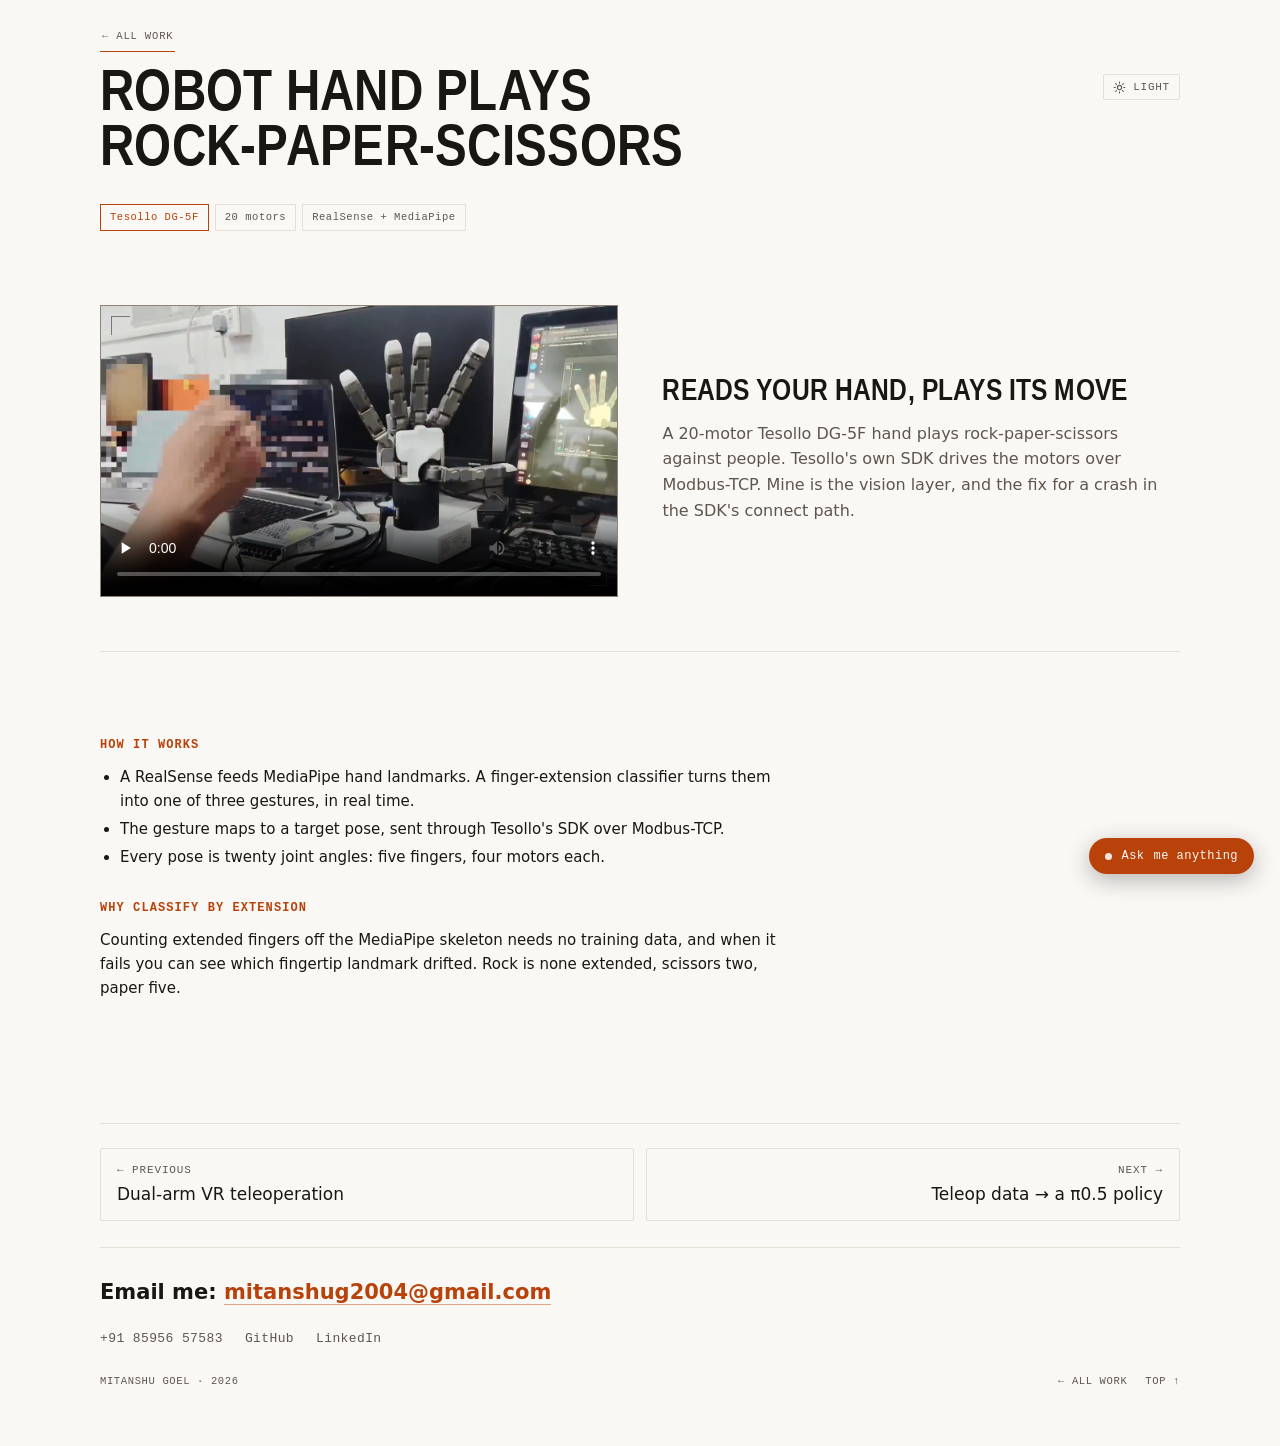
<file: projects/tesollo-rps.html>
<!DOCTYPE html>
<html lang="en" id="top">
<head>
<meta charset="utf-8">
<meta name="viewport" content="width=device-width, initial-scale=1">
<title>Robot hand plays rock-paper-scissors · Mitanshu Goel</title>
<meta name="description" content="A 20-motor Tesollo DG-5F hand plays rock-paper-scissors: a RealSense feeds MediaPipe, and a finger-extension rule picks the pose. Built at Nferent AI.">
<meta property="og:type" content="article">
<meta property="og:site_name" content="Mitanshu Goel">
<meta property="og:locale" content="en_US">
<meta property="og:title" content="Robot hand plays rock-paper-scissors — Mitanshu Goel">
<meta property="og:description" content="A five-finger, 20-motor Tesollo DG-5F that reads your gesture through a camera and answers with its own.">
<meta property="og:url" content="https://mitanshu.dev/projects/tesollo-rps.html">
<meta property="og:image" content="https://mitanshu.dev/assets/media/og-tesollo-rps.jpg">
<meta property="og:image:width" content="1200">
<meta property="og:image:height" content="630">
<meta property="og:image:alt" content="Robot hand plays rock-paper-scissors — Mitanshu Goel, mitanshu.dev">
<meta name="twitter:card" content="summary_large_image">
<meta name="twitter:image" content="https://mitanshu.dev/assets/media/og-tesollo-rps.jpg">
<link rel="canonical" href="https://mitanshu.dev/projects/tesollo-rps.html">
<meta name="theme-color" content="#FAF8F5" media="(prefers-color-scheme: light)">
<meta name="theme-color" content="#131110" media="(prefers-color-scheme: dark)">
<link rel="icon" href="/favicon.svg" type="image/svg+xml">
<link rel="apple-touch-icon" href="/apple-touch-icon.png">
<link rel="preload" href="/assets/fonts/lsn-bold.woff2" as="font" type="font/woff2" crossorigin>
<link rel="stylesheet" href="/assets/css/site.css">
<script>
/* Applies a saved theme before first paint. Inline and synchronous on purpose:
   deferred in an external file this runs after the first frame and the page
   flashes the wrong scheme. No stored choice means no attribute, which leaves
   `color-scheme: light dark` to follow the operating system. */
(function(){try{var t=localStorage.getItem("theme");
if(t==="light"||t==="dark")document.documentElement.setAttribute("data-theme",t);}catch(e){}})();
</script>

<link rel="stylesheet" href="/assets/css/chat.css">
<!-- Chat backend: points at the deployed Cloudflare Worker. On localhost the widget uses the dev-proxy automatically. -->
<meta name="chat-endpoint" content="https://mitanshu-chat.mitanshug2004.workers.dev/chat">
<script src="/assets/js/site.js" defer></script>
<script src="/assets/js/analytics.js" defer></script>
<script src="/assets/js/chat.js" defer></script>
<script type="application/ld+json">
{
  "@context": "https://schema.org",
  "@graph": [
    {
      "@type": "BreadcrumbList",
      "itemListElement": [
        {
          "@type": "ListItem",
          "position": 1,
          "name": "Home",
          "item": "https://mitanshu.dev/"
        },
        {
          "@type": "ListItem",
          "position": 2,
          "name": "Work",
          "item": "https://mitanshu.dev/#work"
        },
        {
          "@type": "ListItem",
          "position": 3,
          "name": "Robot hand plays rock-paper-scissors",
          "item": "https://mitanshu.dev/projects/tesollo-rps.html"
        }
      ]
    },
    {
      "@type": "VideoObject",
      "name": "Tesollo DG-5F robot hand plays rock-paper-scissors",
      "description": "A five-finger, 20-motor Tesollo DG-5F hand reads a human gesture through a RealSense camera with MediaPipe and throws its own rock-paper-scissors move.",
      "thumbnailUrl": [
        "https://mitanshu.dev/assets/media/tesollo-poster.jpg"
      ],
      "uploadDate": "2026-04-20T12:00:00+05:30",
      "duration": "PT12S",
      "contentUrl": "https://mitanshu.dev/assets/media/tesollo-rps-demo.mp4",
      "author": {
        "@id": "https://mitanshu.dev/#person"
      },
      "@id": "https://mitanshu.dev/projects/tesollo-rps.html#video-1"
    },
    {
      "@type": "Article",
      "@id": "https://mitanshu.dev/projects/tesollo-rps.html#article",
      "headline": "Robot hand plays rock-paper-scissors",
      "description": "A 20-motor Tesollo DG-5F hand plays rock-paper-scissors: a RealSense feeds MediaPipe, and a finger-extension rule picks the pose. Built at Nferent AI.",
      "url": "https://mitanshu.dev/projects/tesollo-rps.html",
      "mainEntityOfPage": "https://mitanshu.dev/projects/tesollo-rps.html",
      "image": "https://mitanshu.dev/assets/media/og-tesollo-rps.jpg",
      "dateModified": "2026-10-08",
      "inLanguage": "en",
      "author": {
        "@type": "Person",
        "@id": "https://mitanshu.dev/#person",
        "name": "Mitanshu Goel",
        "url": "https://mitanshu.dev/",
        "sameAs": [
          "https://github.com/mitanshu-2004",
          "https://www.linkedin.com/in/mitanshugoel"
        ]
      },
      "video": [
        {
          "@id": "https://mitanshu.dev/projects/tesollo-rps.html#video-1"
        }
      ],
      "datePublished": "2026-07-11"
    }
  ]
}
</script>
<script type="speculationrules">{"prerender":[{"where":{"href_matches":"/projects/*"},"eagerness":"moderate"}]}</script>
</head>
<body>

<div class="wrap">

      <div class="theme-slot">
        <button class="theme-tog" type="button" id="themeTog" aria-pressed="false" title="Switch between light and dark">
          <svg class="t-sun" viewBox="0 0 24 24" fill="none" stroke="currentColor" stroke-width="2" stroke-linecap="round" aria-hidden="true"><circle cx="12" cy="12" r="4"/><path d="M12 2v2M12 20v2M4.9 4.9l1.4 1.4M17.7 17.7l1.4 1.4M2 12h2M20 12h2M4.9 19.1l1.4-1.4M17.7 6.3l1.4-1.4"/></svg>
          <svg class="t-moon" viewBox="0 0 24 24" fill="none" stroke="currentColor" stroke-width="2" stroke-linecap="round" stroke-linejoin="round" aria-hidden="true"><path d="M21 12.8A9 9 0 1 1 11.2 3a7 7 0 0 0 9.8 9.8z"/></svg>
          <span class="t-label" aria-hidden="true"></span>
          <span class="sr-only">Switch colour theme</span>
        </button>
      </div>


  <a class="crumb" href="/#work">← All work</a>

  <section class="project-head">
    <h1 class="display">Robot hand plays rock-paper-scissors</h1>
    <div class="meta-row">
      <span class="chip hot">Tesollo DG-5F</span>
      <span class="chip">20 motors</span>
      <span class="chip">RealSense + MediaPipe</span>
    </div>
  </section>

  <section class="block">
    <div class="media-row">
      <div class="mr-media">
        <div class="main-video">
          <video src="/assets/media/tesollo-rps-demo.mp4" poster="/assets/media/tesollo-poster.jpg" controls playsinline preload="none" data-no-autoplay aria-label="Tesollo DG-5F robot hand mirroring a human hand's gestures, MediaPipe skeleton on the monitor"></video>
        </div>
      </div>
      <div class="mr-text">
        <h2 class="display sm">Reads your hand, plays its move</h2>
        <p>A 20-motor Tesollo DG-5F hand plays rock-paper-scissors against people. Tesollo's own SDK drives the motors over Modbus-TCP. Mine is the vision layer, and the fix for a crash in the SDK's connect path.</p>
      </div>
    </div>
  </section>

  <section class="block">
    <div class="prose">
      <h2>How it works</h2>
      <ul>
        <li>A RealSense feeds MediaPipe hand landmarks. A finger-extension classifier turns them into one of three gestures, in real time.</li>
        <li>The gesture maps to a target pose, sent through Tesollo's SDK over Modbus-TCP.</li>
        <li>Every pose is twenty joint angles: five fingers, four motors each.</li>
      </ul>

      <h2>Why classify by extension</h2>
      <p>Counting extended fingers off the MediaPipe skeleton needs no training data, and when it fails you can see which fingertip landmark drifted. Rock is none extended, scissors two, paper five.</p>
    </div>
  </section>

  <nav class="proj-nav" aria-label="More projects">
    <a rel="prev" href="/projects/dual-arm-vr-teleop.html"><span>&#8592; Previous</span>Dual-arm VR teleoperation</a>
    <a rel="next" href="/projects/franka-teleop-dataset.html"><span>Next &#8594;</span>Teleop data &#8594; a &#960;0.5 policy</a>
  </nav>

  <footer class="site-foot">
    <p class="foot-reach">Email me: <a href="mailto:mitanshug2004@gmail.com">mitanshug2004@gmail.com</a></p>
    <nav class="foot-contact" aria-label="Contact and profiles">
      <a href="tel:+918595657583">+91 85956 57583</a>
      <a href="https://github.com/mitanshu-2004" rel="me">GitHub</a>
      <a href="https://www.linkedin.com/in/mitanshugoel" rel="me">LinkedIn</a>
    </nav>
    <div class="foot-base">
      <p>Mitanshu Goel · 2026</p>
      <span class="foot-base-nav"><a href="/#work">← All work</a><a href="#top">Top ↑</a></span>
    </div>
  </footer>

</div>

</body>
</html>
</file>
<file: assets/css/site.css>
/* ============================================================
   mitanshu.dev — plain, media-first.
   Videos are the content; everything else stays out of their way.

   THEMING. Every colour is declared twice: a plain dark value, then
   the same token as light-dark(). Browsers without light-dark() drop
   the second declaration as invalid and keep the dark site exactly as
   it was — the same progressive-enhancement pattern --accent-glow
   already used below.

   Which side of light-dark() applies is decided by `color-scheme`.
   :root carries `light dark`, so the default is whatever the operating
   system asks for. The toggle writes color-scheme onto :root through a
   data-theme attribute, so a manual choice overrides the system one
   without a second copy of the palette.

   The light values are not the dark ones inverted. #FF6A2B scores
   2.68:1 on an off-white background, which fails AA for text, so the
   light accent is darkened to #B8420A (5.18:1). --muted, --line-strong
   and --ok are re-derived the same way rather than guessed.
   ============================================================ */

:root {
  color-scheme: light dark;

  --bg: #131110;
  --bg: light-dark(#FAF8F5, #131110);
  --bg-elev: #1C1815;
  --bg-elev: light-dark(#FFFFFF, #1C1815);
  --ink: #EDE8E2;
  --ink: light-dark(#1A1614, #EDE8E2);          /* 16.9:1 light · 15.5:1 dark */
  --muted: #A39B92;
  --muted: light-dark(#5E564D, #A39B92);        /*  6.8:1 light ·  6.9:1 dark */
  --line: #2E2925;                              /* decorative rules */
  --line: light-dark(#E4DED5, #2E2925);
  --line-strong: #756B60;                       /* interactive borders (≥3:1) */
  --line-strong: light-dark(#8E8376, #756B60);  /*  3.5:1 light ·  3.6:1 dark */
  --accent: #FF6A2B;
  --accent: light-dark(#B8420A, #FF6A2B);       /*  5.2:1 light ·  6.6:1 dark */
  --accent-ink: #131110;
  --accent-ink: light-dark(#FFFFFF, #131110);   /* text ON the accent */
  --ok: #58B380;
  --ok: light-dark(#1E7A47, #58B380);
  --mono: ui-monospace, "SF Mono", "Cascadia Code", "JetBrains Mono", Consolas, "Liberation Mono", monospace;
  --sans: system-ui, -apple-system, "Segoe UI", Roboto, "Liberation Sans", Arial, sans-serif;

  /* type scale — one system instead of hand-picked px */
  --step-000: 0.6875rem;   /* 11px   mono micro-labels */
  --step-00:  0.78125rem;  /* 12.5px mono body / skill lines */
  --step-0:   1rem;        /* 16px   body */
  --step-1:   clamp(0.95rem, 0.9rem + 0.3vw, 1.0625rem); /* card copy, hero sub */
  --step-2:   1.1875rem;   /* 19px   card title */
  --step-3:   clamp(1.6rem, 1.2rem + 2vw, 2.75rem);      /* section head */
  --step-4:   clamp(2.4rem, 1.5rem + 4.4vw, 4.9rem);     /* hero */

  --ease: cubic-bezier(0.2, 0.7, 0.2, 1);
  --accent-glow: rgba(255, 106, 43, 0.4);                                /* fallback */
  --accent-glow: color-mix(in oklab, var(--accent) 40%, transparent);
}

/* A manual choice pins color-scheme, which decides light-dark() for every
   token above. No second palette to keep in sync. */
:root[data-theme="light"] { color-scheme: light; }
:root[data-theme="dark"]  { color-scheme: dark; }

/* Posters and video are graded for a dark page; on white they glare. A hair of
   contrast pulls them back without touching the files. */
:root[data-theme="light"] .media video,
:root[data-theme="light"] .media img { filter: saturate(0.96) brightness(0.985); }
@media (prefers-color-scheme: light) {
  :root:not([data-theme="dark"]) .media video,
  :root:not([data-theme="dark"]) .media img { filter: saturate(0.96) brightness(0.985); }
}

@font-face {
  font-family: "LSN Display";
  src: url("../fonts/lsn-bold.woff2") format("woff2");
  font-weight: 700;
  font-style: normal;
  font-display: swap;
}

* { box-sizing: border-box; }

html { background: var(--bg); scroll-behavior: smooth; }

body {
  margin: 0;
  background: var(--bg);
  color: var(--ink);
  font-family: var(--sans);
  font-size: var(--step-0);
  line-height: 1.6;
  -webkit-font-smoothing: antialiased;
}

/* One quiet layer of film grain over the flat dark field — its job is to kill
   gradient banding on #131110 and give the surface a little tactile texture.
   Fixed, behind content (z-index:-1), never intercepts clicks; nothing repaints
   on scroll. No ambient color glow — a warm halo behind the text would just be
   mood with no referent, which is the exact look this site is trying not to be. */
body::after {
  content: "";
  position: fixed;
  inset: 0;
  z-index: -1;
  pointer-events: none;
  opacity: 0.035;
  background-image: url("data:image/svg+xml,%3Csvg xmlns='http://www.w3.org/2000/svg'%3E%3Cfilter id='n'%3E%3CfeTurbulence type='fractalNoise' baseFrequency='0.85' numOctaves='2' stitchTiles='stitch'/%3E%3C/filter%3E%3Crect width='100%25' height='100%25' filter='url(%23n)'/%3E%3C/svg%3E");
}

.wrap { max-width: 1160px; margin: 0 auto; padding: 0 clamp(18px, 4vw, 40px); position: relative; z-index: 0; }

/* keyboard skip link */
.skip { position: absolute; left: -9999px; top: 0; }
.skip:focus {
  left: 8px; top: 8px; z-index: 100;
  background: var(--accent); color: var(--accent-ink);
  font-family: var(--mono); font-size: var(--step-000); letter-spacing: 0.06em;
  text-transform: uppercase; padding: 8px 12px; border: none;
}

a { color: inherit; text-decoration: none; border-bottom: 1px solid var(--accent); transition: color 140ms var(--ease), background-color 140ms var(--ease); }
a:hover { color: var(--accent); }
a:focus-visible { outline: 2px solid var(--accent); outline-offset: 2px; }
/* keep the solid orange swap only where it reads as a button — chips & CTA link rows */
a.chip:hover, .contact-links a:hover { background: var(--accent); color: var(--accent-ink); border-color: var(--accent); }

p { margin: 0 0 1em; }

.display {
  font-family: "LSN Display", var(--sans);
  font-weight: 700;
  text-transform: uppercase;
  line-height: 0.95;
  letter-spacing: 0.005em;
  text-wrap: balance;
  margin: 0;
}

/* ---------- header ---------- */
.site-head {
  display: flex;
  flex-wrap: wrap;
  gap: 10px 22px;
  align-items: center;
  justify-content: space-between;
  padding: 18px 0;
  border-bottom: 1px solid var(--line);
}
.brand { border: none; display: flex; flex-direction: column; gap: 2px; }
.brand:hover { background: none; color: inherit; }
.brand .name {
  font-family: "LSN Display", var(--sans);
  font-weight: 700;
  text-transform: uppercase;
  font-size: 18px;
  letter-spacing: 0.03em;
}
.brand .role {
  font-family: var(--mono);
  font-size: 10.5px;
  letter-spacing: 0.1em;
  color: var(--accent);
  text-transform: uppercase;
}
.site-nav {
  display: flex;
  flex-wrap: wrap;
  gap: 4px 14px;
  font-family: var(--mono);
  font-size: 11.5px;
  letter-spacing: 0.08em;
  text-transform: uppercase;
}
.site-nav a { border-bottom-color: transparent; padding: 8px 2px; margin: -4px 0; }
.site-nav a:hover { background: none; color: var(--accent); border-bottom-color: var(--accent); }

/* ---------- hero ---------- */
/* ---------- hero ---------- */
.hero {
  position: relative;
  padding: clamp(40px, 6vw, 72px) clamp(14px, 2.5vw, 30px) clamp(30px, 4vw, 46px);
  margin-top: clamp(8px, 2vw, 18px);
}

/* fiducial corner brackets framing the hero — a simple, honest lab motif */
.vf { position: absolute; width: 22px; height: 22px; z-index: 1; pointer-events: none; border: 0 solid var(--accent); opacity: 0.9; }
.vf-tl { top: 0; left: 0; border-top-width: 2px; border-left-width: 2px; }
.vf-tr { top: 0; right: 0; border-top-width: 2px; border-right-width: 2px; }
.vf-bl { bottom: 0; left: 0; border-bottom-width: 2px; border-left-width: 2px; }
.vf-br { bottom: 0; right: 0; border-bottom-width: 2px; border-right-width: 2px; }

/* hero: a big-type statement + a numbered experience index, framed by fiducials */
.hero-stamp {
  position: relative; z-index: 1;
  display: flex; align-items: center; gap: 10px; flex-wrap: wrap;
  font-family: var(--mono); font-size: 11.5px; letter-spacing: 0.1em; text-transform: uppercase;
  color: var(--muted); margin: 0 0 clamp(26px, 4vw, 44px);
}
.hero-stamp .hs-name { color: var(--ink); letter-spacing: 0.14em; }
.hero-stamp .hs-dot { width: 7px; height: 7px; border-radius: 50%; background: var(--accent); box-shadow: 0 0 0 3px rgba(255, 106, 43, 0.22); }

.hero-main {
  position: relative; z-index: 1;
  display: grid; grid-template-columns: 1.25fr 0.75fr; gap: clamp(26px, 4vw, 60px); align-items: start;
}
.hero-eyebrow {
  font-family: var(--mono); font-size: 12px; letter-spacing: 0.14em; text-transform: uppercase;
  color: var(--accent); margin: 0 0 clamp(16px, 2vw, 22px);
}
.hero-claim {
  font-family: "LSN Display", var(--sans);
  font-weight: 700;
  font-size: clamp(38px, 6.4vw, 80px);
  line-height: 0.98; letter-spacing: -0.01em;
  color: var(--ink); margin: 0; max-width: 15ch;
}
.hero-claim em { font-style: italic; color: var(--accent); }
.hero-sub {
  font-size: var(--step-1); line-height: 1.5; color: var(--muted);
  max-width: 52ch; margin: clamp(20px, 3vw, 30px) 0 0;
}
.hero-sub b { color: var(--ink); font-weight: 600; }

.hero-index {
  position: relative;
  border: 1px solid var(--line-strong); border-radius: 5px;
  padding: clamp(14px, 1.6vw, 20px) clamp(16px, 1.8vw, 22px);
}
.hi-cap {
  font-family: var(--mono); font-size: 10px; letter-spacing: 0.14em; text-transform: uppercase;
  color: var(--muted); margin-bottom: 4px;
}
.hi-row {
  display: grid; grid-template-columns: auto 1fr auto; gap: 3px 12px; align-items: baseline;
  padding: 13px 0; border-top: 1px solid var(--line); border-bottom: none; color: var(--muted);
  text-decoration: none;
}
.hi-row:first-of-type { border-top: none; }
.hi-no { font-family: var(--mono); font-size: 11px; color: var(--accent); }
.hi-co { font-size: 15px; color: var(--ink); }
.hi-yr { font-family: var(--mono); font-size: 11px; color: var(--muted); }
.hi-ro { grid-column: 2 / 4; font-family: var(--mono); font-size: 11px; letter-spacing: 0.01em; color: var(--muted); margin-top: 2px; }
.hi-row:hover .hi-co, .hi-row:focus-visible .hi-co { color: var(--accent); }

.hero-foot {
  position: relative; z-index: 1;
  display: flex; gap: clamp(14px, 2.4vw, 26px); flex-wrap: wrap;
  font-family: var(--mono); font-size: 12px;
  margin-top: clamp(26px, 4vw, 46px); padding-top: 16px; border-top: 1px solid var(--line);
}
.hero-foot a { color: var(--muted); border-bottom: none; }
.hero-foot a:hover { color: var(--accent); }

@media (max-width: 820px) {
  .hero-main { grid-template-columns: 1fr; gap: 28px; }
}
h1.display { font-size: var(--step-4); margin: 0 0 26px; }
.hero-cta { display: inline-block; font-family: var(--mono); font-size: var(--step-000); letter-spacing: 0.08em; text-transform: uppercase; color: var(--accent); border: 1px solid var(--accent); border-radius: 2px; padding: 9px 15px; margin-top: 26px; }
.hero-cta:hover { background: var(--accent); color: var(--accent-ink); }
/* Secondary CTA. The CV is the page a recruiter actually needs, so it sits
   beside the primary rather than being buried in the footer — but it stays
   quiet (line colour, not accent) so it doesn't compete with "See the work". */
.hero-cta.alt { color: var(--ink); border-color: var(--line-strong); margin-left: 10px; }
.hero-cta.alt:hover { background: var(--ink); color: var(--bg); border-color: var(--ink); }


/* ---------- sections ---------- */
section.block { padding: clamp(30px, 5vw, 54px) 0; }
section.block + section.block { border-top: 1px solid var(--line); }
h2.display { font-size: clamp(26px, 4.4vw, 44px); margin: 0 0 14px; }
h2.display.sm { font-size: clamp(20px, 3vw, 30px); }
.block .lede { color: var(--muted); max-width: 62ch; margin: 0 0 28px; }

/* ---------- org filter: doubles as the experience index ---------- */
.org-filter { display: flex; flex-wrap: wrap; gap: 8px; margin: 0 0 26px; }
.ofil {
  -webkit-appearance: none;
  appearance: none;
  margin: 0;
  line-height: 1.2;
  font-family: var(--mono);
  font-size: 11.5px;
  letter-spacing: 0.05em;
  text-transform: uppercase;
  color: var(--muted);
  background: transparent;
  border: 1px solid var(--line-strong);
  border-radius: 2px;
  padding: 7px 12px;
  cursor: pointer;
  transition: color 140ms var(--ease), background-color 140ms var(--ease), border-color 140ms var(--ease);
}
.ofil:hover { color: var(--ink); border-color: var(--ink); }
.ofil:focus-visible { outline: 2px solid var(--accent); outline-offset: 2px; }
.ofil[aria-pressed="true"] { color: var(--accent-ink); background: var(--accent); border-color: var(--accent); }
.ofil .ct { opacity: 0.55; font-size: 10px; margin-left: 3px; }
.ofil[aria-pressed="true"] .ct { opacity: 0.75; }
.work-card.is-filtered { display: none; }
.org-blurb { margin: -14px 0 26px; color: var(--muted); font-size: var(--step-1); max-width: 68ch; }
.grid-empty { margin: 20px 0 0; color: var(--muted); font-size: var(--step-1); }

/* ---------- work grid ---------- */
/* flex (not grid) so an incomplete last row centers instead of leaving a hole */
.work-grid {
  display: flex;
  flex-wrap: wrap;
  justify-content: center;
  gap: 20px;
}
.work-card {
  position: relative;
  flex: 1 1 320px;
  max-width: 380px;
  min-width: 0;
  border: 1px solid var(--line);
  background: var(--bg-elev);                                             /* fallback */
  background: linear-gradient(180deg, color-mix(in oklab, var(--accent) 3%, var(--bg-elev)), var(--bg-elev));
  display: flex;
  flex-direction: column;
  transition: transform 200ms var(--ease), border-color 200ms var(--ease), box-shadow 200ms var(--ease);
}
.work-card:hover, .work-card:focus-within {
  transform: translateY(-4px);
  border-color: var(--accent);
  box-shadow: 0 18px 42px -20px var(--accent-glow), 0 12px 28px rgba(0, 0, 0, 0.5);
}
/* media zooms inside its frame; fiducials + the more-link catch the accent */
.work-card .media { overflow: hidden; position: relative; z-index: 2; }
.work-card .media video, .work-card .media img { transition: transform 400ms var(--ease); }
.work-card:hover .media video, .work-card:focus-within .media video,
.work-card:hover .media img, .work-card:focus-within .media img { transform: scale(1.045); }
.work-card:hover .media::before, .work-card:hover .media::after,
.work-card:focus-within .media::before, .work-card:focus-within .media::after { border-color: var(--accent); }
.work-card:hover .more-link, .work-card:focus-within .more-link { color: var(--accent); }
.work-card:focus-within { outline: none; }

/* Hard #000 was fine on a dark page. On white it lands as a black slab for the
   moment before the poster paints, and stays as a hard edge behind any clip
   that does not fill the frame. A neutral that sits just under the card keeps
   the letterbox honest without the slam. */
.media { position: relative; background: #000; background: light-dark(#EFEAE3, #000); }
.media video, .media img {
  display: block; width: 100%; height: auto; aspect-ratio: 16 / 9; object-fit: cover;
  background: #000; background: light-dark(#EFEAE3, #000);
}
.media video:focus-visible { outline: 2px solid var(--accent); outline-offset: -2px; }
/* viewfinder fiducials — lab-camera registration marks */
.media::before, .media::after {
  content: "";
  position: absolute;
  width: 14px;
  height: 14px;
  border: 0 solid color-mix(in oklab, var(--ink) 50%, transparent);
  pointer-events: none;
  z-index: 1;
}
.media::before { top: 8px; left: 8px; border-top-width: 1px; border-left-width: 1px; }
.media::after { bottom: 8px; right: 8px; border-bottom-width: 1px; border-right-width: 1px; }

/* network stall: the top-left fiducial becomes a BUFFERING tick */
.media.is-buffering::before, .main-video.is-buffering::before {
  content: "BUFFERING";
  width: auto;
  height: auto;
  border: 0;
  padding: 3px 7px;
  background: color-mix(in oklab, var(--bg) 82%, transparent);
  color: var(--accent);
  font-family: var(--mono);
  font-size: 9.5px;
  letter-spacing: 0.12em;
  animation: buffering-pulse 1.2s ease-in-out infinite;
}
@keyframes buffering-pulse { 50% { opacity: 0.45; } }


.card-body { padding: 16px 18px 18px; display: flex; flex-direction: column; gap: 8px; flex: 1; }
.card-body h3 { margin: 0; font-size: var(--step-2); font-weight: 700; letter-spacing: 0.01em; line-height: 1.2; }
.card-body h3 a { border-bottom: none; }
.card-body h3 a:hover { color: var(--accent); background: none; }
/* stretched link: the whole card opens the project; the video stays interactive */
.card-body h3 a::after { content: ""; position: absolute; inset: 0; z-index: 1; }
.card-body p { font-size: var(--step-1); color: var(--muted); margin: 0; line-height: 1.55; }
.card-body p b { color: var(--ink); font-weight: 600; }
.chips, .more-link { position: relative; }
.chips { display: flex; flex-wrap: wrap; gap: 6px; margin-top: auto; padding-top: 8px; }
.chip {
  font-family: var(--mono);
  font-size: 10.5px;
  letter-spacing: 0.05em;
  border: 1px solid var(--line);
  color: var(--muted);
  padding: 4px 9px;
  white-space: nowrap;
  font-variant-numeric: tabular-nums;
}
.chip.hot { color: var(--accent); border-color: var(--accent); }
a.chip { border-color: var(--line-strong); }
.more-link { font-family: var(--mono); font-size: 11px; letter-spacing: 0.06em; text-transform: uppercase; }

/* "more on github" card */


/* ---------- contact ---------- */
footer.site-foot .foot-reach {
  font-family: var(--sans);
  font-size: clamp(17px, 2.2vw, 21px);
  font-weight: 600;
  line-height: 1.4;
  letter-spacing: 0;
  text-transform: none;
  max-width: none;
  margin: 0;
  color: var(--ink);
}
footer.site-foot .foot-reach a { color: var(--accent); border-bottom: 1px solid color-mix(in oklab, var(--accent) 45%, transparent); }
footer.site-foot .foot-reach a:hover { border-bottom-color: var(--accent); }
.foot-contact {
  display: flex;
  flex-wrap: wrap;
  gap: 10px 22px;
  font-family: var(--mono);
  font-size: 13px;
  letter-spacing: 0.03em;
}
.foot-contact a { color: var(--muted); border-bottom: 1px solid transparent; padding: 2px 0; }
.foot-contact a:hover { color: var(--accent); border-bottom-color: currentColor; }
.contact-links {
  display: flex;
  flex-wrap: wrap;
  gap: 8px 18px;
  font-family: var(--mono);
  font-size: 12px;
  letter-spacing: 0.01em;
  text-transform: none;
  margin-top: 0;
}
.contact-links a { padding: 8px 2px; margin: -4px 0; }

footer.site-foot {
  border-top: 1px solid var(--line);
  padding: 30px 0 56px;
  margin-top: 26px;
  display: flex;
  flex-direction: column;
  gap: 22px;
}
footer.site-foot .contact-links { margin: 0; }
/* proper footer: brand + contact/profiles up top, colophon + back-to-top baseline */
.foot-row { display: flex; flex-wrap: wrap; justify-content: space-between; gap: 18px 40px; }
.foot-brand { display: flex; flex-direction: column; gap: 3px; }
.foot-name { font-family: "LSN Display", var(--sans); font-weight: 700; text-transform: uppercase; letter-spacing: 0.02em; font-size: 16px; line-height: 1; }
.foot-role { font-family: var(--mono); font-size: 11px; letter-spacing: 0.06em; color: var(--muted); text-transform: uppercase; }
.foot-base { display: flex; flex-wrap: wrap; justify-content: space-between; align-items: center; gap: 10px 20px; }
.foot-base a { font-family: var(--mono); font-size: 10.5px; letter-spacing: 0.06em; text-transform: uppercase; border-bottom: none; color: var(--muted); }
.foot-base a:hover { color: var(--accent); }
.foot-base-nav { display: inline-flex; gap: 18px; }
footer.site-foot p {
  font-family: var(--mono);
  font-size: 10.5px;
  letter-spacing: 0.06em;
  color: var(--muted);
  text-transform: uppercase;
  margin: 0;
}

/* ---------- project detail pages ---------- */
.crumb {
  font-family: var(--mono);
  font-size: 10.5px;
  letter-spacing: 0.08em;
  text-transform: uppercase;
  color: var(--muted);
  display: inline-block;
  margin: 22px 0 16px;
  padding: 8px 2px;
}
.project-head h1.display { font-size: clamp(30px, 5.4vw, 58px); }
.project-head .lede { color: var(--muted); max-width: 62ch; margin: 4px 0 0; font-size: var(--step-1); }
.meta-row { display: flex; flex-wrap: wrap; gap: 6px; margin: 14px 0 20px; }
.main-video { position: relative; border: 1px solid var(--line-strong); background: #000; }
.main-video video { display: block; width: 100%; height: auto; }
/* portrait phone footage: cap the height and letterbox instead of a wall-tall player */
/* standalone portrait clip: the frame hugs the video (centered) instead of
   sitting in a wide black letterbox on desktop */
.main-video.portrait { display: flex; justify-content: center; width: fit-content; max-width: 100%; margin-inline: auto; }
.main-video.portrait video { width: auto; max-width: 100%; height: auto; max-height: 74vh; }
@media (max-width: 640px) { .main-video.portrait video { max-height: 86vh; } }
.main-video::before, .main-video::after {
  content: "";
  position: absolute;
  width: 18px;
  height: 18px;
  border: 0 solid color-mix(in oklab, var(--ink) 50%, transparent);
  pointer-events: none;
  z-index: 1;
}
.main-video::before { top: 10px; left: 10px; border-top-width: 1px; border-left-width: 1px; }
.main-video::after { bottom: 10px; right: 10px; border-bottom-width: 1px; border-right-width: 1px; }
/* a video beside its own heading + description; sides alternate down the page */
.media-row { display: grid; grid-template-columns: 1fr 1fr; gap: clamp(20px, 3.5vw, 46px); align-items: center; }
.media-row + .media-row { margin-top: clamp(30px, 4.5vw, 56px); }
.media-row .mr-text h2 { margin: 0 0 14px; }
.media-row .mr-text p { color: var(--muted); margin: 0 0 12px; }
.media-row .mr-text p:last-child { margin-bottom: 0; }
.media-row .mr-text b { color: var(--ink); font-weight: 600; }
.media-row.reverse .mr-media { order: 2; }
/* portrait clip sits centered in its half and is capped so it doesn't tower over the text */
.media-row .main-video.portrait video { max-height: 56vh; }
@media (max-width: 760px) {
  .media-row { grid-template-columns: 1fr; gap: 16px; align-items: start; }
  .media-row.reverse .mr-media { order: 0; }
}

.prose { max-width: 68ch; }
.prose h2 {
  font-family: var(--mono);
  font-size: 12px;
  letter-spacing: 0.09em;
  text-transform: uppercase;
  color: var(--accent);
  margin: 30px 0 10px;
  font-weight: 600;
}
.prose p, .prose li { font-size: 15px; }
.prose ul { margin: 0 0 1em; padding-left: 20px; }
.prose li { margin: 4px 0; }

.gallery {
  display: grid;
  grid-template-columns: repeat(auto-fill, minmax(min(280px, 100%), 1fr));
  gap: 14px;
  margin-top: 10px;
}
.gallery figure { margin: 0; border: 1px solid var(--line); background: var(--bg-elev); }
.gallery video, .gallery img { display: block; width: 100%; height: auto; background: light-dark(#EFEAE3, #000); }
.gallery figcaption {
  font-family: var(--mono);
  font-size: 10.5px;
  letter-spacing: 0.07em;
  text-transform: uppercase;
  color: var(--muted);
  padding: 8px 10px;
}

/* a mono caption under a full-width clip or chart — same voice as .gallery figcaption,
   but for a figure that owns the whole column instead of sitting in the grid */
.fig-note {
  font-family: var(--mono);
  font-size: 10.5px;
  line-height: 1.7;
  letter-spacing: 0.07em;
  text-transform: uppercase;
  color: var(--muted);
  margin: 10px 0 0;
  max-width: 92ch;
}
.fig-note b { color: var(--ink); font-weight: 600; }

/* a chart that carries a result, so it gets its own width rather than being
   boxed to the 68ch reading measure of .prose */
.chart-figure { margin: 26px 0 32px; max-width: 940px; }
.chart-figure img { display: block; width: 100%; height: auto; border: 1px solid var(--line); background: var(--bg); }

/* result tables — on the RL pages the numbers are the content, so they get a
   real table instead of a paragraph. Scrolls sideways on a phone rather than
   squeezing the columns into unreadable wraps. */
.data-table {
  overflow-x: auto;
  margin: 6px 0 18px;
  /* edge shading that shows only while there is more table off-screen: the two
     'local' layers ride the scrolled content and cover the fixed 'scroll' layers
     once you reach either end. Pure CSS, no measuring. */
  background:
    linear-gradient(to right, var(--bg), rgba(19, 17, 16, 0)) 0 0 / 30px 100% no-repeat local,
    linear-gradient(to left, var(--bg), rgba(19, 17, 16, 0)) 100% 0 / 30px 100% no-repeat local,
    linear-gradient(to right, color-mix(in oklab, var(--ink) 15%, transparent), transparent) 0 0 / 16px 100% no-repeat scroll,
    linear-gradient(to left, color-mix(in oklab, var(--ink) 15%, transparent), transparent) 100% 0 / 16px 100% no-repeat scroll;
}
.data-table table { width: 100%; min-width: 480px; border-collapse: collapse; font-family: var(--mono); font-size: 12.5px; }
.data-table th, .data-table td { padding: 7px 12px 7px 0; border-bottom: 1px solid var(--line); text-align: right; white-space: nowrap; color: var(--muted); }
.data-table th:first-child, .data-table td:first-child { text-align: left; }
.data-table thead th {
  color: var(--accent);
  font-weight: 600;
  font-size: 10.5px;
  letter-spacing: 0.07em;
  text-transform: uppercase;
  border-bottom-color: var(--line-strong);
}
.data-table tbody tr:last-child td { border-bottom: none; }
.data-table td b { color: var(--ink); font-weight: 600; }
.data-table .ci { color: var(--muted); opacity: 0.75; }

/* ---------- cv page ---------- */
.cv { max-width: 760px; }
.cv h1.display { font-size: clamp(26px, 4.4vw, 44px); margin: 0 0 14px; }
.cv h2.display.sm { margin-top: 34px; }

/* ---------- 404 ---------- */
.err-code { font-size: clamp(64px, 14vw, 140px); }

/* ---------- scroll reveal: staggered, and safe with no JS or reduced motion ----------
   Elements only hide once .reveal-on is set (by an inline head script), so if scripting
   fails they render normally. Stagger comes from --i on each element. */
.reveal-on .reveal {
  opacity: 0;
  translate: 0 20px;   /* the individual 'translate' property, so it composes with
                          the card's hover 'transform' lift instead of overriding it */
  transition: opacity 0.6s var(--ease), translate 0.6s var(--ease);
  transition-delay: calc(min(var(--i, 0), 8) * 55ms);
}
.reveal-on .reveal.is-in { opacity: 1; translate: none; }
@media (prefers-reduced-motion: reduce) {
  .reveal-on .reveal { opacity: 1; translate: none; transition: none; }
}

@media print {
  :root { --bg: #ffffff; --bg-elev: #ffffff; --ink: #111; --muted: #444; --line: #bbb; --line-strong: #888; --accent: #b33d10; --ok: #1d6b41; }
  body { font-size: 12px; }
  .site-head, .site-nav, footer.site-foot, .print-hint { display: none; }
  a { border-bottom: none; }
}

@media (prefers-reduced-motion: reduce) {
  * { transition: none !important; animation: none !important; }
  html { scroll-behavior: auto; }
}

/* Screen-reader-only text. The toggle's visible label is CSS-generated
   content, which assistive tech may not announce, so the button carries a real
   text node too. */
.sr-only {
  position: absolute; width: 1px; height: 1px; padding: 0; margin: -1px;
  overflow: hidden; clip: rect(0 0 0 0); clip-path: inset(50%); white-space: nowrap;
}

/* ---------- theme toggle ---------- */
/* Sits with the other mono micro-labels rather than floating: the chat pill
   already owns the bottom-right corner, and a second floating control there
   would collide with it on a phone. */
.theme-tog {
  -webkit-appearance: none; appearance: none;
  display: inline-flex; align-items: center; gap: 7px;
  background: none; border: 1px solid var(--line); border-radius: 2px;
  color: var(--muted); font-family: var(--mono); font-size: var(--step-000);
  letter-spacing: 0.07em; text-transform: uppercase;
  padding: 5px 9px; cursor: pointer;
  transition: color .18s var(--ease), border-color .18s var(--ease);
}
.theme-tog:hover { color: var(--ink); border-color: var(--line-strong); }
.theme-tog:focus-visible { outline: 2px solid var(--accent); outline-offset: 2px; }
.theme-tog svg { width: 13px; height: 13px; flex: none; }
/* One icon per scheme; CSS picks which is drawn so the button needs no JS to
   look right on first paint. */
.theme-tog .t-sun { display: none; }
.theme-tog .t-moon { display: block; }
@media (prefers-color-scheme: light) {
  :root:not([data-theme="dark"]) .theme-tog .t-sun { display: block; }
  :root:not([data-theme="dark"]) .theme-tog .t-moon { display: none; }
}
:root[data-theme="light"] .theme-tog .t-sun { display: block; }
:root[data-theme="light"] .theme-tog .t-moon { display: none; }
:root[data-theme="dark"] .theme-tog .t-sun { display: none; }
:root[data-theme="dark"] .theme-tog .t-moon { display: block; }
.theme-tog .t-label::after { content: "Dark"; }
@media (prefers-color-scheme: light) {
  :root:not([data-theme="dark"]) .theme-tog .t-label::after { content: "Light"; }
}
:root[data-theme="light"] .theme-tog .t-label::after { content: "Light"; }
:root[data-theme="dark"] .theme-tog .t-label::after { content: "Dark"; }

/* Inset to clear the corner fiducial, and dropped to sit on the same line as
   the name stamp / breadcrumb rather than floating above everything. `right`
   matches .wrap's own horizontal padding so the button lines up with the
   content column, not the viewport edge. */
.theme-slot {
  position: absolute; z-index: 5;
  top: 74px; right: clamp(18px, 4vw, 40px);
}
@media (max-width: 900px) { .theme-slot { top: 60px; } }
@media (max-width: 640px) { .theme-slot { top: 46px; } }

/* ---------- pointer target sizes ---------- */
/* WCAG 2.5.8 wants 24x24 CSS px for pointer targets. Inline links inside a
   sentence are exempt, so the prose links are left alone — but the footer and
   breadcrumb rows are navigation, and "CV" was a 14x19 target, which is a real
   miss on a phone. Padding grows the hit area; negative margin keeps the
   visible rhythm where it was. */
.hero-foot a,
.foot-contact a,
.foot-base-nav a,
.cv-dl a,
.cv-contact a {
  display: inline-block;
  padding-block: 7px;
  margin-block: -7px;
}
.crumb { display: inline-block; padding-block: 6px; }
/* The theme button and the chat launcher are already comfortably over 24px;
   this only guarantees it if the type scale ever shrinks. */
.theme-tog { min-height: 26px; }

/* The card title is the link; this stretches its hit area over the whole card
   so the poster, the copy and the "Full story" line are all the same target.
   The title stays the real anchor, so the accessible name and the tab order do
   not change — only the reachable area does. The CTA line is aria-hidden
   because it now describes the card's link rather than being one itself. */
.work-card { position: relative; }
.work-card .card-body h3 a::after {
  content: ""; position: absolute; inset: 0; z-index: 1;
}
/* Clicking the poster opening the project is the behaviour you want from a
   card, so the media deliberately stays under the stretched link. The one
   exception is a video that has been given controls — reduced motion,
   Save-Data, or autoplay blocked — where the reader has to be able to reach
   play and scrub. site.js adds .has-controls at the same moment it adds the
   controls attribute. */
.work-card .chips { position: relative; z-index: 2; }
.work-card video.has-controls { position: relative; z-index: 2; }

/* The chat launcher is fixed bottom-right. On a phone it sits over whatever is
   there, and the last thing on every page is the contact block — the one part
   a recruiter is most likely to be reaching for. Clear it. */
@media (max-width: 760px) {
  .site-foot { padding-bottom: 76px; }
}

/* ---------- previous / next project ---------- */
/* Every project page ends in a way on, not a dead end. */
.proj-nav { display: grid; grid-template-columns: 1fr 1fr; gap: 12px; margin: clamp(30px, 5vw, 54px) 0 0; padding-top: 24px; border-top: 1px solid var(--line); }
.proj-nav a { display: grid; gap: 6px; padding: 14px 16px; border: 1px solid var(--line); border-radius: 2px; color: var(--ink); font-size: var(--step-1); line-height: 1.3; }
.proj-nav a span { font-family: var(--mono); font-size: var(--step-000); letter-spacing: 0.08em; text-transform: uppercase; color: var(--muted); }
.proj-nav a[rel="next"] { text-align: right; }
.proj-nav a:hover { border-color: var(--accent); color: var(--accent); }
.proj-nav a:hover span { color: var(--accent); }
@media (max-width: 560px) { .proj-nav { grid-template-columns: 1fr; } .proj-nav a[rel="next"] { text-align: left; } }

/* ---------- page-to-page ---------- */
/* Same-origin navigations cross-fade instead of flashing white (Chrome/Edge/Safari;
   others just navigate). Respect reduced motion. */
@view-transition { navigation: auto; }
@media (prefers-reduced-motion: reduce) { @view-transition { navigation: none; } }



/* .hero-cta on a <button>: drop the browser's grey button face */
button.hero-cta { background: transparent; cursor: pointer; }
button.hero-cta.alt:hover { background: var(--ink); color: var(--bg); }
button.hero-cta:not(.alt):hover { background: var(--accent); color: var(--accent-ink); }

/* The first card (the lead project) spans the row, video beside text, so the
   other six fill two full rows instead of leaving one card alone. */
@media (min-width: 761px) {
  .work-grid > .work-card:first-child:not(.is-filtered) {
    flex: 1 1 100%; max-width: none;
    display: grid; grid-template-columns: 3fr 2fr; align-items: center;
  }
}
/* Phones: the experience box repeats the cards and the CV, and pushed the
   first robot ~1,300 px down. */
@media (max-width: 760px) { .hero-index { display: none; } }
/* Notes run to two or three lines; uppercase mono only suits short labels. */
.fig-note { text-transform: none; letter-spacing: 0; font-size: 12.5px; }
</file>
<file: assets/css/chat.css>
/* mitanshu.dev — ask-me-anything chat widget. Reuses the site's tokens. */

.chat-launch {
  position: fixed;
  right: clamp(14px, 3vw, 26px);
  bottom: clamp(14px, 3vw, 26px);
  z-index: 60;
  display: inline-flex;
  align-items: center;
  gap: 9px;
  padding: 11px 16px;
  font-family: var(--mono);
  font-size: 12px;
  letter-spacing: 0.04em;
  color: var(--bg);
  background: var(--accent);
  border: none;
  border-radius: 999px;
  cursor: pointer;
  box-shadow: 0 6px 22px color-mix(in oklab, var(--ink) 30%, transparent);
}
.chat-launch:hover { filter: brightness(1.06); }
.chat-launch:focus-visible { outline: 2px solid var(--ink); outline-offset: 2px; }
.chat-launch .dot {
  width: 7px; height: 7px; border-radius: 50%;
  background: var(--bg); opacity: 0.9;
  box-shadow: 0 0 0 0 color-mix(in oklab, var(--ink) 22%, transparent);
  animation: chat-pulse 2.4s ease-out infinite;
}
@keyframes chat-pulse {
  0% { box-shadow: 0 0 0 0 color-mix(in oklab, var(--ink) 18%, transparent); }
  70% { box-shadow: 0 0 0 7px transparent; }
  100% { box-shadow: 0 0 0 0 transparent; }
}
.chat-launch[hidden] { display: none; }

.chat-panel {
  position: fixed;
  right: clamp(14px, 3vw, 26px);
  bottom: clamp(14px, 3vw, 26px);
  z-index: 61;
  width: min(380px, calc(100vw - 28px));
  height: min(560px, calc(100vh - 40px));
  display: flex;
  flex-direction: column;
  background: var(--bg-elev);
  border: 1px solid var(--line-strong);
  border-radius: 14px;
  overflow: hidden;
  box-shadow: 0 18px 50px color-mix(in oklab, var(--ink) 34%, transparent);
}
.chat-panel[hidden] { display: none; }

.chat-head {
  display: flex;
  align-items: center;
  justify-content: space-between;
  gap: 10px;
  padding: 13px 14px;
  border-bottom: 1px solid var(--line);
}
.chat-head .who { display: flex; flex-direction: column; gap: 2px; }
.chat-head .who b { font-size: 13.5px; letter-spacing: 0.01em; }
.chat-head .who span {
  font-family: var(--mono); font-size: 10px; letter-spacing: 0.06em;
  text-transform: uppercase; color: var(--muted);
}
.chat-close {
  background: none; border: 1px solid var(--line); color: var(--muted);
  width: 28px; height: 28px; border-radius: 8px; cursor: pointer; font-size: 15px;
  line-height: 1; flex-shrink: 0;
}
.chat-close:hover { color: var(--ink); border-color: var(--line-strong); }

.chat-log {
  flex: 1;
  overflow-y: auto;
  padding: 14px;
  display: flex;
  flex-direction: column;
  gap: 11px;
  scroll-behavior: smooth;
}
.chat-msg { max-width: 86%; font-size: 14px; line-height: 1.5; }
.chat-msg p { margin: 0 0 7px; }
.chat-msg p:last-child { margin-bottom: 0; }
.chat-msg.bot {
  align-self: flex-start;
  color: var(--ink);
  background: var(--bg);
  border: 1px solid var(--line);
  border-radius: 3px 13px 13px 13px;
  padding: 10px 12px;
}
.chat-msg.me {
  align-self: flex-end;
  color: var(--bg);
  background: var(--accent);
  border-radius: 13px 3px 13px 13px;
  padding: 10px 12px;
}
.chat-msg.bot a { color: var(--accent); }
.chat-msg .cursor {
  display: inline-block; width: 7px; height: 14px; vertical-align: -2px;
  background: var(--accent); margin-left: 1px; animation: chat-blink 1s steps(2) infinite;
}
@keyframes chat-blink { 50% { opacity: 0; } }
.chat-msg.err { color: var(--muted); border-style: dashed; }

.chat-suggest { display: flex; flex-wrap: wrap; gap: 6px; padding: 0 14px 8px; }
.chat-suggest button {
  font-family: var(--mono); font-size: 11px; letter-spacing: 0.02em;
  color: var(--muted); background: var(--bg); border: 1px solid var(--line);
  border-radius: 999px; padding: 6px 11px; cursor: pointer; text-align: left;
}
.chat-suggest button:hover { color: var(--ink); border-color: var(--accent); }

.chat-form {
  display: flex; align-items: flex-end; gap: 8px;
  padding: 11px; border-top: 1px solid var(--line);
}
.chat-form textarea {
  flex: 1; resize: none; max-height: 96px; min-height: 22px;
  font: inherit; font-size: 14px; line-height: 1.4;
  color: var(--ink); background: var(--bg);
  border: 1px solid var(--line); border-radius: 9px; padding: 9px 10px;
  overflow-y: hidden;
  scrollbar-width: thin;                              /* Firefox: thin, themed */
  scrollbar-color: var(--line-strong) transparent;
}
.chat-form textarea:focus { outline: none; border-color: var(--accent); }
.chat-form textarea::placeholder { color: var(--muted); }
/* WebKit/Blink: replace the bright default scrollbar with a subtle dark one */
.chat-form textarea::-webkit-scrollbar { width: 7px; }
.chat-form textarea::-webkit-scrollbar-track { background: transparent; }
.chat-form textarea::-webkit-scrollbar-thumb {
  background: var(--line-strong); border-radius: 4px;
  border: 2px solid var(--bg);
}
.chat-send {
  flex-shrink: 0; width: 38px; height: 38px; border-radius: 9px;
  background: var(--accent); color: var(--bg); border: none; cursor: pointer;
  font-size: 16px; line-height: 1;
}
.chat-send:disabled { opacity: 0.4; cursor: default; }

.chat-foot {
  font-family: var(--mono); font-size: 9.5px; letter-spacing: 0.05em;
  text-transform: uppercase; color: var(--muted);
  text-align: center; padding: 0 12px 9px;
}

@media (prefers-reduced-motion: reduce) {
  .chat-launch .dot, .chat-msg .cursor { animation: none; }
  .chat-log { scroll-behavior: auto; }
}

@media print {
  .chat-launch, .chat-panel { display: none !important; }
}

/* phones: a short pill covers less of the page */
@media (max-width: 560px) { .chat-launch .more { display: none; } }
</file>
<file: assets/css/brace-live.css>
/* "Shove it yourself" — the live sim on the brace-for-impact page.
   Uses the site tokens only; the canvas paints its floor from the same
   --bg / --bg-elev / --line, so it follows the light/dark toggle. */

.sim-stage {
  position: relative;
  aspect-ratio: 16 / 9;
  max-height: 72vh;
  width: 100%;
  background: var(--bg-elev);
  border: 1px solid var(--line);
  border-radius: 2px;
  overflow: hidden;
  touch-action: none;
}
.sim-stage:focus-visible { outline: 2px solid var(--accent); outline-offset: 2px; }
.sim-stage canvas { display: block; width: 100%; height: 100%; cursor: grab; }
.sim-stage canvas:active { cursor: grabbing; }

.sim-start {
  position: absolute; inset: 0;
  display: grid; place-items: center;
  padding: 0; border: 0; cursor: pointer;
  background: var(--bg-elev); color: var(--ink);
  font: inherit;
}
.sim-start img { position: absolute; inset: 0; width: 100%; height: 100%; object-fit: cover; opacity: 0.55; }
.sim-start span {
  position: relative;
  font-family: var(--mono); font-size: var(--step-00); letter-spacing: 0.08em; text-transform: uppercase;
  color: var(--accent-ink); background: var(--accent);
  padding: 12px 18px; border-radius: 2px;
  display: grid; gap: 4px; text-align: center;
}
.sim-start small { font-size: var(--step-000); letter-spacing: 0.04em; text-transform: none; opacity: 0.85; }
.sim-start:hover span, .sim-start:focus-visible span { box-shadow: 0 0 0 6px var(--accent-glow); }
.sim-start:disabled { cursor: progress; }
.sim.is-live .sim-start { display: none; }

.sim-hud {
  position: absolute; left: 12px; top: 10px; right: 12px;
  display: flex; flex-wrap: wrap; gap: 6px 14px;
  font-family: var(--mono); font-size: var(--step-000); letter-spacing: 0.04em;
  color: var(--ink); pointer-events: none; z-index: 1;
}
.sim-hud span:empty { display: none; }
.sim-hud span { background: color-mix(in oklab, var(--bg) 80%, transparent); padding: 3px 7px; border-radius: 2px; }
.sim-incoming { color: var(--accent); }

/* on-screen walk buttons: touch devices only */
.sim-pad { position: absolute; right: 12px; bottom: 12px; display: none; grid-template-columns: repeat(2, 44px); gap: 6px; z-index: 1; }
.sim-pad button {
  width: 44px; height: 44px; border-radius: 2px; border: 1px solid var(--line-strong);
  background: color-mix(in oklab, var(--bg) 85%, transparent); color: var(--ink); font-size: 18px;
  touch-action: none; user-select: none; -webkit-user-select: none;
}
@media (pointer: coarse) { .sim.is-live .sim-pad { display: grid; } }

.sim-controls {
  display: flex; flex-wrap: wrap; align-items: center; gap: 12px 16px;
  margin-top: 14px;
}
.sim-controls .hero-cta { margin: 0; }
.sim-robots { display: flex; flex-wrap: wrap; gap: 6px; }
.sim-forcebox { display: flex; align-items: center; gap: 8px; font-family: var(--mono); font-size: var(--step-000); text-transform: uppercase; letter-spacing: 0.06em; color: var(--muted); }
.sim-force { accent-color: var(--accent); width: 140px; }
.sim-force-out { color: var(--ink); min-width: 5ch; }
.sim-tally { font-family: var(--mono); font-size: var(--step-00); color: var(--ink); }
.sim-note { margin: 14px 0 0; max-width: 72ch; color: var(--muted); font-size: var(--step-1); }

@media (max-width: 760px) {
  .sim-stage { aspect-ratio: 4 / 5; }
}

/* "Cite this" on the brace page */
.cite-box { position: relative; margin-top: 10px; }
.cite-box pre { margin: 0; padding: 14px 16px; overflow-x: auto; font-family: var(--mono); font-size: var(--step-00); line-height: 1.55; color: var(--ink); background: var(--bg-elev); border: 1px solid var(--line); border-radius: 2px; }
.cite-box .cite-copy { position: absolute; top: 8px; right: 8px; margin: 0; padding: 6px 10px; background: var(--bg); }
</file>
